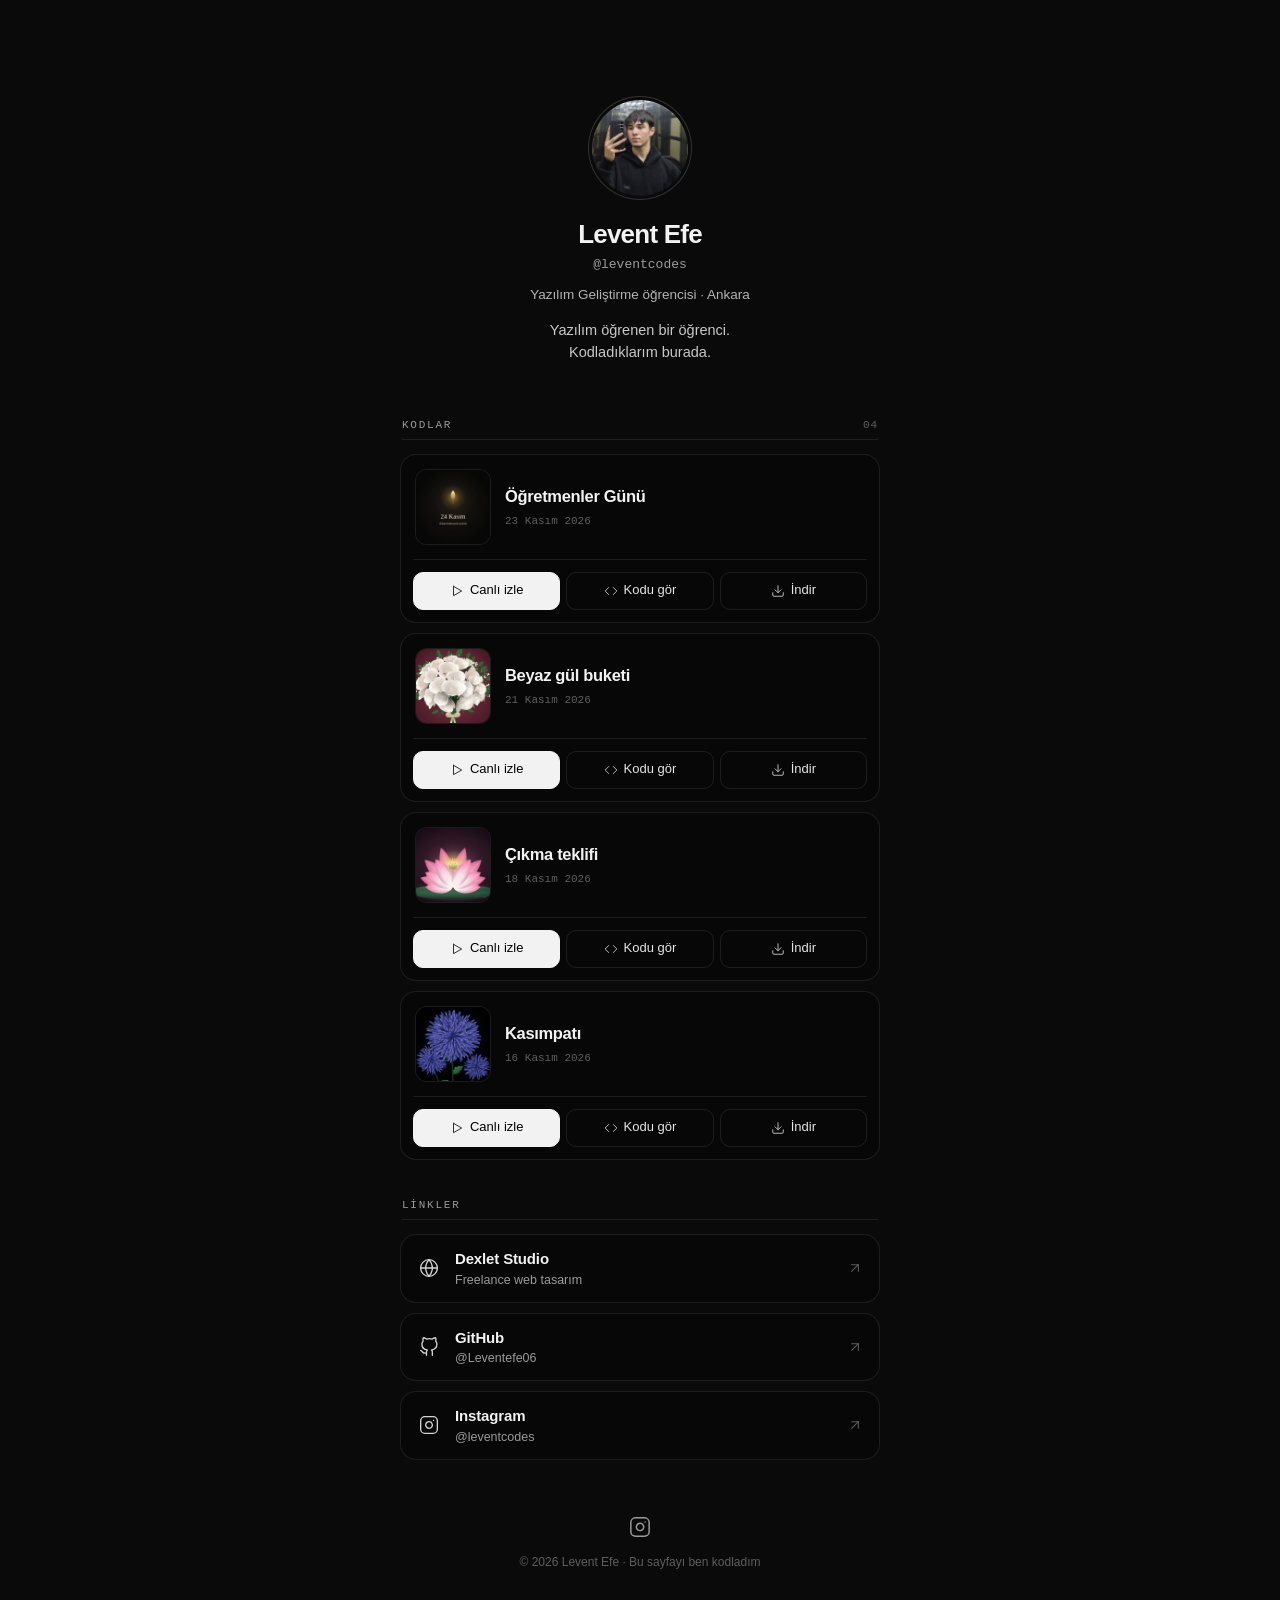
<file: index.html>
<!DOCTYPE html>
<html lang="tr">
<head>
<meta charset="UTF-8">
<meta name="viewport" content="width=device-width, initial-scale=1, viewport-fit=cover">
<title>Levent Efe (@leventcodes) · Kodlar ve linkler</title>
<meta name="description" content="Yazılım öğrenen bir öğrenci. Instagram'da paylaştığım animasyonların canlı hali, kodları ve linklerim.">
<meta name="theme-color" content="#0a0a0a">
<link rel="icon" href="/assets/favicon.svg" type="image/svg+xml">
<link rel="apple-touch-icon" href="/assets/apple-touch-icon.png">
<meta property="og:type" content="website">
<meta property="og:title" content="Levent Efe · @leventcodes">
<meta property="og:description" content="Kodladıklarım burada: canlı izle, kodu gör, indir.">
<meta property="og:image" content="https://leventefe06.github.io/assets/og.jpg">
<meta property="og:image:width" content="1200">
<meta property="og:image:height" content="630">
<meta property="og:locale" content="tr_TR">
<meta name="twitter:card" content="summary_large_image">
<link rel="preload" href="/kodlar/kasimpati/kapak.webp" as="image">
<link rel="stylesheet" href="/assets/stil.css">
</head>
<body>
<main class="sayfa">
  <header class="profil">
    <div class="avatar" id="avatar"><span class="harf">LE</span></div>
    <h1 id="ad">Levent Efe</h1>
    <p class="kullanici" id="kullanici">@leventcodes</p>
    <p class="rol" id="rol">Yazılım Geliştirme öğrencisi · Ankara</p>
    <p class="bio" id="bio">Yazılım öğrenen bir öğrenci. Kodladıklarım burada.</p>
  </header>

  <section aria-labelledby="b-kodlar">
    <h2 class="bolum" id="b-kodlar"><span>Kodlar</span><span class="sayi" id="kod-sayisi"></span></h2>
    <ul class="liste" id="kodlar"></ul>
  </section>

  <section aria-labelledby="b-linkler">
    <h2 class="bolum" id="b-linkler"><span>Linkler</span></h2>
    <ul class="liste" id="linkler"></ul>
  </section>

  <footer class="alt">
    <a class="alt-ig" href="https://instagram.com/leventcodes" aria-label="Instagram: @leventcodes" id="alt-ig"></a>
    <p>© 2026 Levent Efe · Bu sayfayı ben kodladım</p>
  </footer>
</main>
<noscript><p class="noscript">Bu sayfa için JavaScript gerekiyor.</p></noscript>
<script src="/assets/veri.js"></script>
<script src="/assets/ikonlar.js"></script>
<script src="/assets/ana.js"></script>
</body>
</html>
</file>
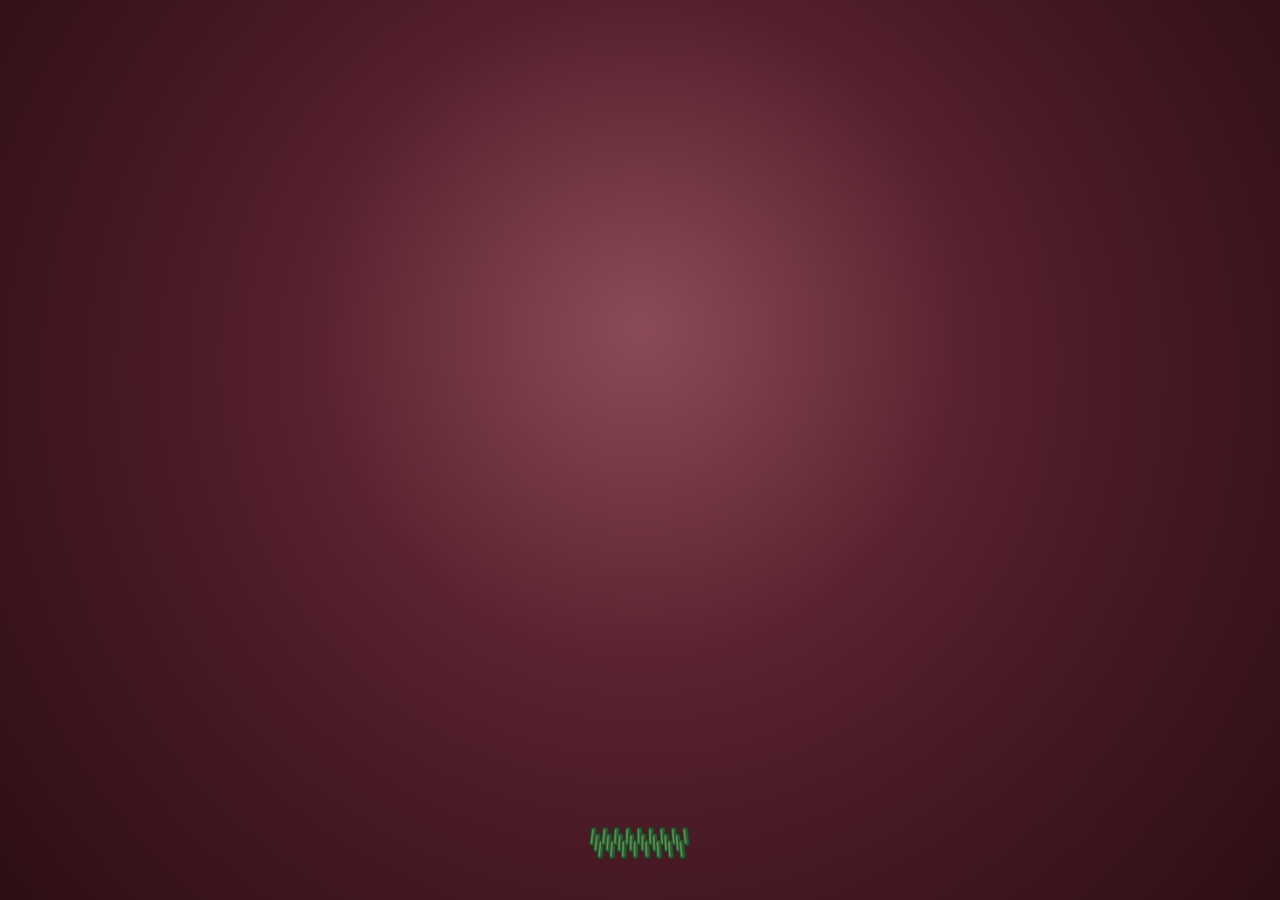
<file: beyaz-gul/index.html>
<!DOCTYPE html><html lang="tr"><head><meta charset="UTF-8"><title>Beyaz Gül Buketi</title><meta http-equiv="refresh" content="0; url=/kodlar/beyaz-gul/"><link rel="canonical" href="/kodlar/beyaz-gul/"></head><body><a href="/kodlar/beyaz-gul/">Beyaz Gül Buketi</a></body></html>
</file>
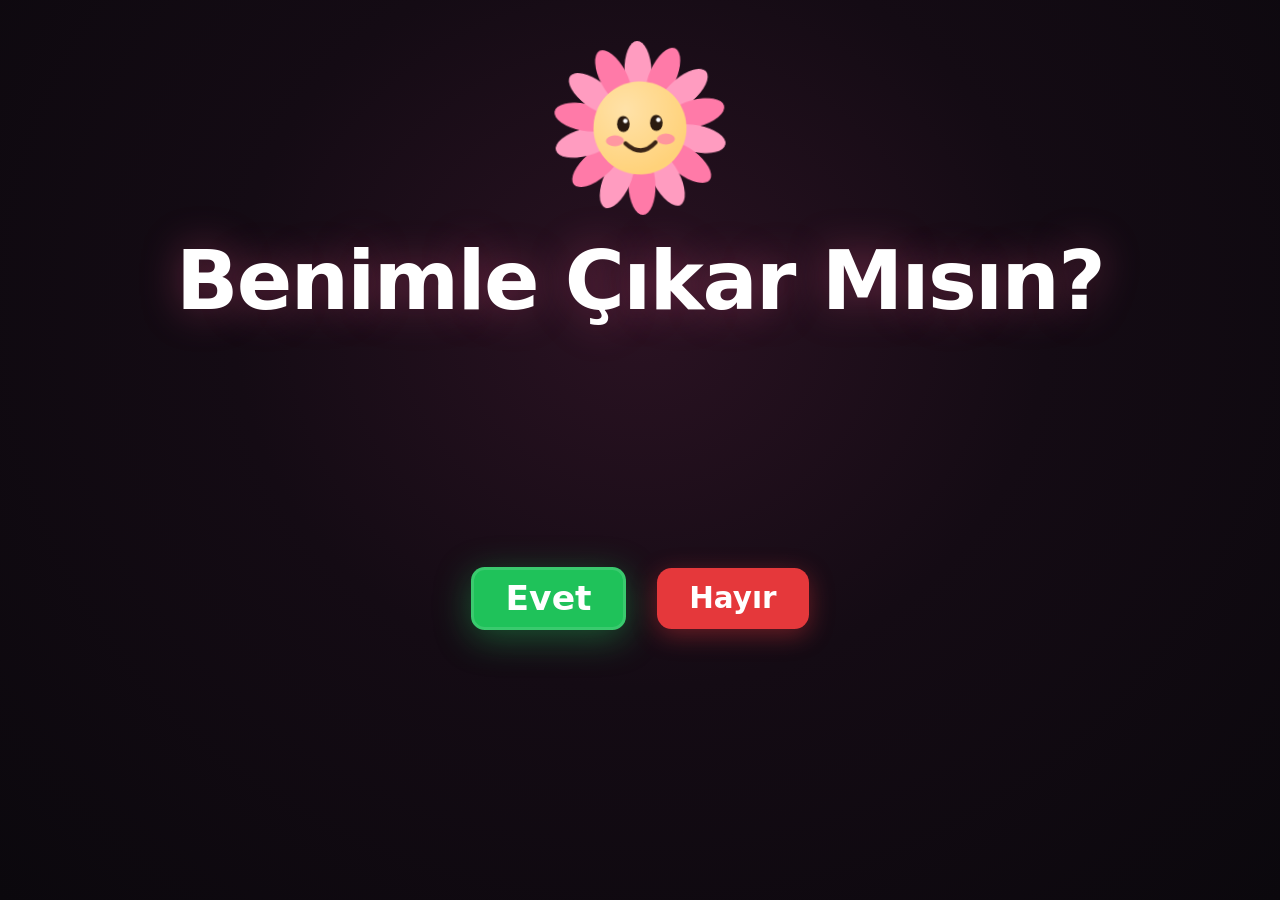
<file: cikma-teklifi/index.html>
<!DOCTYPE html><html lang="tr"><head><meta charset="UTF-8"><title>Benimle Çıkar Mısın?</title><meta http-equiv="refresh" content="0; url=/kodlar/cikma-teklifi/"><link rel="canonical" href="/kodlar/cikma-teklifi/"></head><body><a href="/kodlar/cikma-teklifi/">Benimle Çıkar Mısın?</a></body></html>
</file>
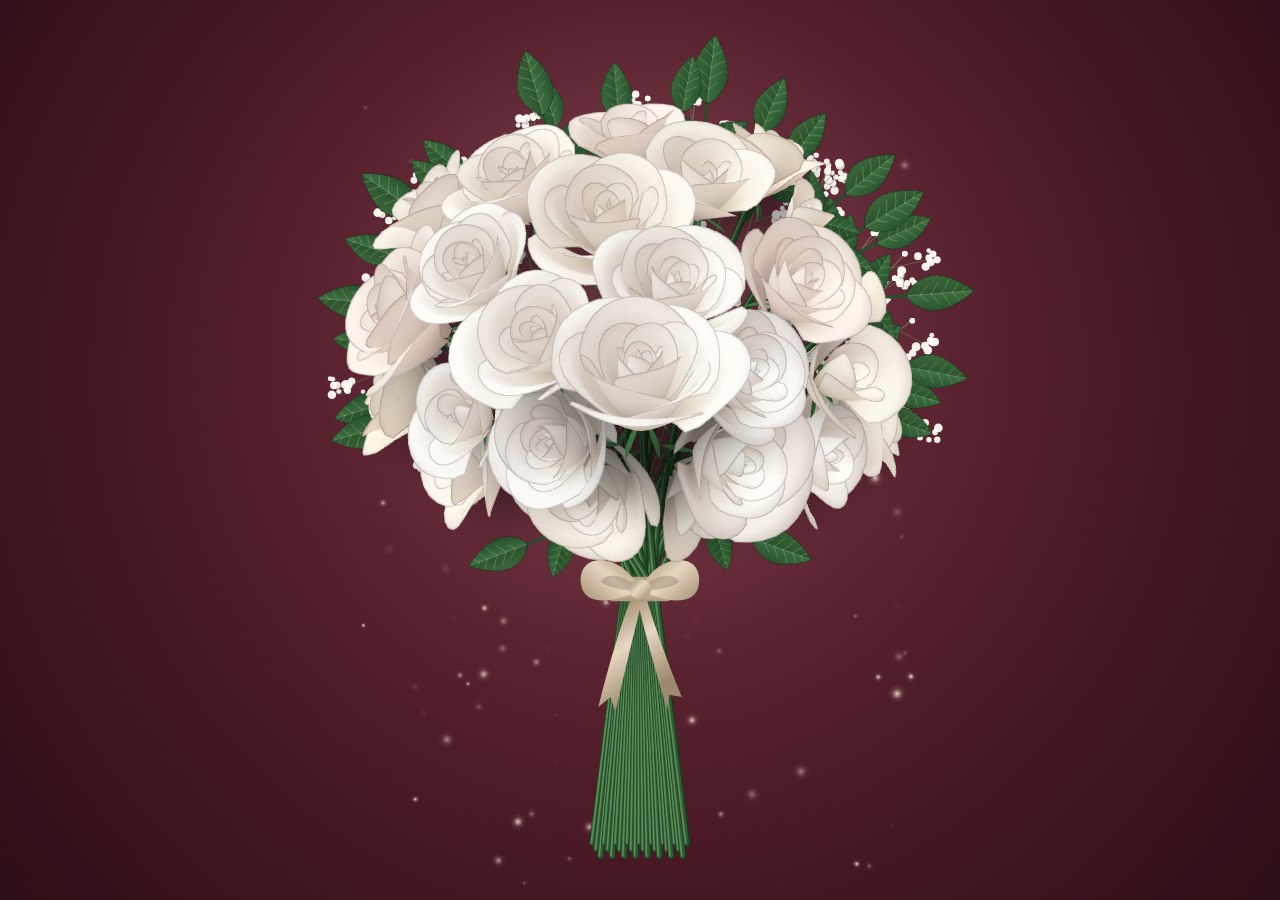
<file: kodlar/beyaz-gul/index.html>
<!DOCTYPE html>
<html lang="tr">
<head>
<meta charset="UTF-8">
<meta name="viewport" content="width=device-width, initial-scale=1">
<title>beyaz güller</title>
<style>
  html, body { margin: 0; height: 100%; background: #080d1a; overflow: hidden; }
  canvas { position: fixed; left: 0; top: 0; display: block; width: 100vw; height: 100vh; }
  body.imlec-gizli { cursor: none; }

  #yazi {
    position: fixed; left: 0; right: 0; text-align: center;
    color: rgba(255, 252, 245, 0.92);
    font-family: "Segoe UI Light", "Segoe UI", "Helvetica Neue", "Work Sans", Arial, sans-serif;
    font-weight: 300; letter-spacing: 0.12em;
    opacity: 0; transition: opacity 1.8s ease;
    pointer-events: none; user-select: none; padding: 0 6vw;
    text-wrap: balance;
  }
  #yazi.gorunur { opacity: 1; }
</style>
</head>
<body>
<canvas id="zemin"></canvas>
<canvas id="guller"></canvas>
<div id="yazi"></div>

<script>
const AYARLAR = {
  gulSayisi: 24,
  canakYaprak: 5,
  parilti: 120,
  cipso: 24,
  yesilYaprak: 22,
  sapSuresi: 0.9,
  tomurcukSuresi: 0.7,
  acilmaSuresi: 2.4,
  salinim: 1,
  kurdele: true,
  golgeGucu: 0.4
};

const PALETLER = {
  adacayi: { ad: 'Adaçayı', zemin: ['#7d9283', '#4e6556', '#26352b'], golge: '#7f8676', kurdele: '#efe6d2', toz: '255,244,220' },
  gece: { ad: 'Gece Mavisi', zemin: ['#3a4b6e', '#1b2640', '#080d1a'], golge: '#878491', kurdele: '#d9c7a0', toz: '255,240,210' },
  bordo: { ad: 'Bordo', zemin: ['#7a3342', '#4a1a26', '#22090f'], golge: '#8f7a76', kurdele: '#dcc49d', toz: '255,236,214' },
  murdum: { ad: 'Mürdüm', zemin: ['#6c5878', '#3f3149', '#1c1422'], golge: '#857b88', kurdele: '#e8dccb', toz: '255,240,225' }
};
const VARSAYILAN_PALET = 'bordo';

const RENK = {
  tac: ['#e9dcb8', '#f7f1e2', '#fffdf8'],
  yesil: ['#132a17', '#264f2c', '#447f45', '#86b874'],
  sap: ['#1d3a20', '#2f5a33', '#5c8f55']
};

const parametreler = new URLSearchParams(location.search);
const kayitModu = parametreler.has('kayit');
const palet = PALETLER[parametreler.get('palet')] || PALETLER[VARSAYILAN_PALET];
const yazi = (parametreler.get('text') || '').slice(0, 80);
const yaziKutusu = document.getElementById('yazi');
yaziKutusu.textContent = yazi;
document.body.style.background = palet.zemin[2];

const zeminTuval = document.getElementById('zemin');
const ctx = zeminTuval.getContext('2d');
const gulTuval = document.getElementById('guller');
const gl = gulTuval.getContext('webgl', { antialias: true, alpha: true, premultipliedAlpha: true, preserveDrawingBuffer: true });
gl.getExtension('OES_standard_derivatives');
const DPR = Math.min(window.devicePixelRatio || 1, 2);
let W = 0, H = 0, olcek = 1, merkezX = 0, merkezY = 0;

const sinirla = (x, a = 0, b = 1) => Math.min(b, Math.max(a, x));
const yumusak = x => 1 - Math.pow(1 - x, 3);
const akici = x => x < 0.5 ? 4 * x * x * x : 1 - Math.pow(-2 * x + 2, 3) / 2;
const gecis = (a, b, x) => { const t = sinirla((x - a) / (b - a)); return t * t * (3 - 2 * t); };
const ilerleme = (t, bas, sure) => sinirla((t - bas) / sure);
const ara = (a, b, k) => a + (b - a) * k;
let tohum = 23;
const rastgele = () => (tohum = (tohum * 16807) % 2147483647) / 2147483647;
const hex = h => [parseInt(h.slice(1, 3), 16), parseInt(h.slice(3, 5), 16), parseInt(h.slice(5, 7), 16)];
const renkYaz = (c, a = 1) => 'rgba(' + (c[0] | 0) + ',' + (c[1] | 0) + ',' + (c[2] | 0) + ',' + a + ')';
const karistir = (a, b, k) => [ara(a[0], b[0], k), ara(a[1], b[1], k), ara(a[2], b[2], k)];

const BAG = { x: 0, y: -0.5 };
const KUBBE = { x: 0, y: 1.0, rx: 1.32, ry: 1.12 };
const TONLAR = [[1, 1, 1], [1, 0.985, 0.95], [1, 0.972, 0.962], [0.985, 0.99, 1], [1, 0.99, 0.975]];
const DETAY = { yuksek: [14, 12], dusuk: [10, 8] };

const GULLER = [];
(function () {
  const n = AYARLAR.gulSayisi;
  const altSinir = -0.15;
  for (let i = 0; i < n; i++) {
    const z = 1 - (i + 0.5) / n * (1 - altSinir);
    const r = Math.sqrt(1 - z * z);
    const a = i * 2.39996 + 0.9;
    const dx = Math.cos(a) * r;
    let dy = Math.sin(a) * r;
    if (dy < -0.5) dy = -0.5 + (dy + 0.5) * 0.45;
    const yon = [dx, dy * 0.9 + 0.45, z * 1.1 + 0.1];
    const yl = Math.hypot(...yon);
    const kenar = r;
    let hedef = 0.82 + rastgele() * 0.18;
    let boy = (0.66 - 0.12 * kenar) * (0.86 + rastgele() * 0.28);
    if (kenar > 0.75 && rastgele() < 0.5) { hedef = 0.22 + rastgele() * 0.35; boy *= 0.85; }
    else if (rastgele() < 0.12) hedef = 0.55 + rastgele() * 0.2;
    const yuksek = z > 0.3;
    GULLER.push({
      x: KUBBE.x + dx * KUBBE.rx + (rastgele() - 0.5) * 0.08,
      y: KUBBE.y + dy * KUBBE.ry + (rastgele() - 0.5) * 0.08,
      z: z * 0.95 + (rastgele() - 0.5) * 0.05,
      boy, hedef,
      egim: Math.min(0.85, Math.asin(yon[2] / yl)) + (rastgele() - 0.5) * 0.16,
      yatik: -Math.atan2(yon[0], yon[1]) + (rastgele() - 0.5) * 0.15,
      yaw: rastgele() * Math.PI * 2,
      gecikme: kenar * 0.6 + rastgele() * 0.35,
      yaprak: (yuksek ? 22 : 16) + Math.floor(rastgele() * 7),
      kivrim: 0.8 + rastgele() * 0.45,
      ton: TONLAR[Math.floor(rastgele() * TONLAR.length)],
      izgara: yuksek ? DETAY.yuksek : DETAY.dusuk
    });
  }
  GULLER.push({
    x: KUBBE.x + 0.02, y: KUBBE.y - 0.4, z: 1.05, boy: 0.68, hedef: 1, egim: 0.78, yatik: 0.02,
    yaw: 0.6, gecikme: 0.1, yaprak: 27, kivrim: 1, ton: TONLAR[0], izgara: DETAY.yuksek
  });
})();

function yaprakTanimla(g) {
  const liste = [];
  const n = g.yaprak;
  for (let i = 0; i < n; i++) {
    const t = i / (n - 1);
    liste.push({
      t, tur: 0,
      aci: i * 2.39996 + (rastgele() - 0.5) * 0.35,
      tomurcuk: {
        boy: 0.34 + 0.3 * t, taban: 0.01 + 0.07 * t, yukseklik: -0.04 * t,
        aci0: 0.06 + 0.32 * t, aci1: -0.6 - 0.12 * t, kivrim: 0, rulo: 0, kase: 0,
        genislik: ara(4.4, 3.0, t)
      },
      acik: {
        boy: (0.44 + 0.7 * Math.pow(t, 0.8)) * (0.92 + rastgele() * 0.16),
        taban: 0.012 + 0.11 * t, yukseklik: -0.14 * t,
        aci0: (0.04 + 0.68 * Math.pow(t, 1.6)) * (0.9 + rastgele() * 0.2),
        aci1: -0.48 + 1.25 * Math.pow(t, 1.3),
        kivrim: 1.15 * gecis(0.45, 1, t) * g.kivrim,
        rulo: 0.3 * gecis(0.3, 1, t),
        kase: 1,
        genislik: ara(4.3, 2.05, Math.pow(t, 0.7)) * (0.94 + rastgele() * 0.12)
      },
      baslama: (1 - t) * 0.62 + rastgele() * 0.05
    });
  }
  for (let i = 0; i < AYARLAR.canakYaprak; i++) {
    liste.push({ t: 1, tur: 1, aci: i * Math.PI * 2 / AYARLAR.canakYaprak + 0.4, boy: 0.34 + rastgele() * 0.06 });
  }
  return liste;
}

GULLER.forEach(g => {
  g.yapraklar = yaprakTanimla(g);
  g.su = g.izgara[0]; g.sv = g.izgara[1];
  g.kose = (g.su + 1) * (g.sv + 1);
  const n = g.yapraklar.length * g.kose;
  g.konum = new Float32Array(n * 3);
  g.normal = new Float32Array(n * 3);
  g.bilgi = new Float32Array(n * 4);
  g.matris = new Float32Array(9);
  g.yer = [0, 0, 0];
  g.faz = rastgele() * 6;
  g.sonDurum = -1;
});

let salinimAci = 0;
function matrisKur(g, zaman) {
  const b = g.boyNow;
  const yaw = g.yaw + Math.sin(zaman * 0.7 + g.faz) * 0.05 * g.sallan;
  const yatik = g.yatik + Math.sin(zaman * 0.9 + g.faz) * 0.02 * g.sallan + salinimAci;
  const cy = Math.cos(yaw), sy = Math.sin(yaw);
  const ce = Math.cos(g.egim), se = Math.sin(g.egim);
  const cr = Math.cos(yatik), sr = Math.sin(yatik);
  const sutun = (x, y, z) => {
    const x1 = x * cy - z * sy, z1 = x * sy + z * cy;
    const y2 = y * ce - z1 * se, z2 = y * se + z1 * ce;
    return [(x1 * cr - y2 * sr) * b, (x1 * sr + y2 * cr) * b, z2 * b];
  };
  const m = g.matris;
  const c0 = sutun(1, 0, 0), c1 = sutun(0, 1, 0), c2 = sutun(0, 0, 1);
  m[0] = c0[0]; m[1] = c0[1]; m[2] = c0[2];
  m[3] = c1[0]; m[4] = c1[1]; m[5] = c1[2];
  m[6] = c2[0]; m[7] = c2[1]; m[8] = c2[2];
  const cs = Math.cos(salinimAci), ss = Math.sin(salinimAci);
  const dx = g.x - BAG.x, dy = g.y - BAG.y;
  g.yer[0] = BAG.x + dx * cs - dy * ss;
  g.yer[1] = BAG.y + dx * ss + dy * cs;
  g.yer[2] = g.z;
}
function uygula(g, x, y, z) {
  const m = g.matris;
  return [m[0] * x + m[3] * y + m[6] * z + g.yer[0], m[1] * x + m[4] * y + m[7] * z + g.yer[1], m[2] * x + m[5] * y + m[8] * z + g.yer[2]];
}

function yuzeyKur(g, yi, aci, p, sekil) {
  const SU = g.su, SV = g.sv;
  const dizi = g.konum, bilgi = g.bilgi, taban = yi * g.kose;
  for (let i = 0; i <= SU; i++) {
    const u = i / SU * 2 - 1;
    const boyOrani = sekil === 0 ? 0.6 + 0.4 * Math.sqrt(1 - u * u * 0.97) : 1;
    let rho = p.taban, h = p.yukseklik;
    const adim = p.boy * boyOrani / SV;
    for (let j = 0; j <= SV; j++) {
      const f = j / SV * boyOrani;
      if (j > 0) {
        const fo = (j - 0.5) / SV * boyOrani;
        const phi = p.aci0 + (p.aci1 - p.aci0) * fo + p.kivrim * Math.pow(Math.max(0, (fo - 0.58) / 0.42), 2);
        rho += Math.sin(phi) * adim; h += Math.cos(phi) * adim;
      }
      const phiS = p.aci0 + (p.aci1 - p.aci0) * f + p.kivrim * Math.pow(Math.max(0, (f - 0.58) / 0.42), 2);
      let yariAci;
      if (sekil === 0) yariAci = p.genislik / 2 * (0.4 + 0.6 * Math.sin(Math.min(1, f / 0.72) * Math.PI / 2));
      else yariAci = p.genislik / 2 * Math.pow(Math.sin(Math.PI * Math.min(0.999, 0.12 + f * 0.88)), 0.7) * (1 - f * 0.55);
      const rulo = p.rulo * Math.pow(Math.abs(u), 2.6) * Math.pow(f, 1.4);
      const kase = sekil === 0 ? p.boy * 0.09 * (1 - u * u) * Math.sin(Math.PI * Math.min(1, f * 1.1)) * p.taban * 8 * p.kase : 0;
      const r = Math.max(rho + Math.cos(phiS) * (rulo + kase), 0.004);
      const hh = h - Math.sin(phiS) * (rulo + kase);
      const a = aci + u * yariAci;
      const k = taban + i * (SV + 1) + j;
      dizi[k * 3] = r * Math.cos(a); dizi[k * 3 + 1] = hh; dizi[k * 3 + 2] = r * Math.sin(a);
      bilgi[k * 4] = j / SV;
      bilgi[k * 4 + 1] = u;
      bilgi[k * 4 + 2] = sekil === 0 ? p.t : 1;
      bilgi[k * 4 + 3] = sekil;
    }
  }
}

function normalleriKur(g) {
  const SU = g.su, SV = g.sv;
  const d = g.konum, nr = g.normal;
  for (let s = 0; s < g.yapraklar.length; s++) {
    const tb = s * g.kose;
    for (let i = 0; i <= SU; i++) for (let j = 0; j <= SV; j++) {
      const i0 = Math.max(0, i - 1), i1 = Math.min(SU, i + 1), j0 = Math.max(0, j - 1), j1 = Math.min(SV, j + 1);
      const p = (tb + i1 * (SV + 1) + j) * 3, m = (tb + i0 * (SV + 1) + j) * 3;
      const q = (tb + i * (SV + 1) + j1) * 3, w = (tb + i * (SV + 1) + j0) * 3;
      const ux = d[p] - d[m], uy = d[p + 1] - d[m + 1], uz = d[p + 2] - d[m + 2];
      const vx = d[q] - d[w], vy = d[q + 1] - d[w + 1], vz = d[q + 2] - d[w + 2];
      let nx = uy * vz - uz * vy, ny = uz * vx - ux * vz, nz = ux * vy - uy * vx;
      const l = Math.hypot(nx, ny, nz) || 1;
      const k = (tb + i * (SV + 1) + j) * 3;
      nr[k] = nx / l; nr[k + 1] = ny / l; nr[k + 2] = nz / l;
    }
  }
}

function gulKur(g, zaman) {
  const tomBas = AYARLAR.sapSuresi * 0.75 + g.gecikme * 0.4;
  const tom = yumusak(ilerleme(zaman, tomBas, AYARLAR.tomurcukSuresi));
  g.gorunur = tom > 0;
  if (!g.gorunur) return;
  const acBas = tomBas + AYARLAR.tomurcukSuresi * 0.7 + g.gecikme * 0.6;
  const ac = ilerleme(zaman, acBas, AYARLAR.acilmaSuresi * (0.6 + 0.4 * g.hedef)) * g.hedef;
  g.boyNow = g.boy * (0.2 + 0.8 * tom);
  g.acNow = ac;
  matrisKur(g, zaman);
  const canakAc = akici(ilerleme(zaman, acBas - 0.3, 1.4)) * (0.35 + 0.65 * Math.min(1, g.hedef * 1.6));
  const durum = ac * 1000 + canakAc;
  const tepe = uygula(g, 0, -0.2, 0);
  g.sapUcu = [tepe[0], tepe[1]];
  if (durum === g.sonDurum) return;
  g.sonDurum = durum;
  g.yenilendi = true;
  g.yapraklar.forEach((y, yi) => {
    if (y.tur === 0) {
      const k = akici(ilerleme(ac, y.baslama, 0.42));
      const p = { t: y.t };
      for (const ad in y.tomurcuk) p[ad] = ara(y.tomurcuk[ad], y.acik[ad], k);
      yuzeyKur(g, yi, y.aci, p, 0);
    } else {
      const p = {
        boy: y.boy * (0.75 + 0.25 * canakAc), taban: 0.06, yukseklik: -0.12,
        aci0: ara(0.35, 2.2, canakAc), aci1: ara(-0.4, 2.9, canakAc), kivrim: 0.2 * canakAc, rulo: 0, kase: 0, genislik: 0.42
      };
      yuzeyKur(g, yi, y.aci, p, 1);
    }
  });
  normalleriKur(g);
}

const KOSE_GLSL = `
attribute vec3 aKonum;
attribute vec3 aNormal;
attribute vec4 aBilgi;
uniform mat3 uDonus;
uniform vec3 uYer;
uniform vec2 uOlcek;
uniform vec2 uKaydir;
varying vec3 vNormal;
varying vec4 vBilgi;
void main() {
  vec3 p = uDonus * aKonum + uYer;
  vNormal = uDonus * aNormal;
  vBilgi = aBilgi;
  gl_Position = vec4(p.x * uOlcek.x + uKaydir.x, p.y * uOlcek.y + uKaydir.y, -p.z * 0.12, 1.0);
}`;

const PIKSEL_GLSL = `
#extension GL_OES_standard_derivatives : enable
precision highp float;
varying vec3 vNormal;
varying vec4 vBilgi;
uniform vec3 uTac0;
uniform vec3 uTac1;
uniform vec3 uTac2;
uniform vec3 uGolge;
uniform vec3 uYesil0;
uniform vec3 uYesil1;
uniform vec3 uIsik;
uniform float uAlfa;
uniform vec3 uTon;
void main() {
  vec3 n = normalize(vNormal);
  bool arka = !gl_FrontFacing;
  if (arka) n = -n;
  float f = vBilgi.x;
  float u = vBilgi.y;
  float t = vBilgi.z;
  float yuz = abs(n.z);
  float ndl = dot(n, uIsik);
  float dif = clamp((ndl + 0.4) / 1.4, 0.0, 1.0);
  dif += max(0.0, -n.y) * 0.18;
  float kenar = 0.84 + 0.16 * sqrt(yuz);
  vec3 renk;
  if (vBilgi.w > 0.5) {
    float l = (0.32 + 0.68 * dif) * kenar;
    renk = mix(uYesil0, uYesil1, clamp(l, 0.0, 1.0));
  } else {
    float derin = (0.66 + 0.34 * smoothstep(0.0, 0.65, f)) * (0.86 + 0.14 * smoothstep(0.0, 0.5, t) + 0.12 * f * (1.0 - t));
    float l = (0.4 + 0.6 * dif) * kenar * min(1.0, derin);
    if (arka) l *= 0.96;
    float damar = 1.0 - 0.012 * (0.5 + 0.5 * sin(u * 34.0 + f * 4.0)) * smoothstep(0.1, 0.9, f);
    l *= damar;
    vec3 taban = mix(uTac0, uTac1, smoothstep(0.0, 0.42, f));
    taban = mix(taban, uTac2, smoothstep(0.38, 1.0, f));
    float l2 = clamp(l * 1.08, 0.0, 1.0);
    vec3 sicak = mix(uGolge, vec3(0.86, 0.80, 0.70), 0.35);
    vec3 golge = mix(uGolge, sicak, smoothstep(0.2, 0.8, f));
    renk = mix(golge, taban, l2);
    float gecirgen = max(0.0, -ndl) * smoothstep(0.3, 1.0, f) * 0.12;
    renk += vec3(1.0, 0.93, 0.8) * gecirgen;
    float uc = smoothstep(0.86, 1.0, max(abs(u), f));
    renk = mix(renk, renk * vec3(0.9, 0.88, 0.86), uc * 0.35 * (1.0 - smoothstep(0.85, 1.0, l)));
    if (l > 0.86) renk = mix(renk, vec3(1.0, 0.996, 0.98), min(1.0, (l - 0.86) * 3.0));
    float sinir = 1.0 - max(abs(u), f);
    float genislik = fwidth(sinir) * 1.6;
    float cizgi = 1.0 - smoothstep(0.0, genislik, sinir);
    renk = mix(renk, uGolge * 0.85, cizgi * 0.38);
    renk *= uTon;
  }
  gl_FragColor = vec4(renk * uAlfa, uAlfa);
}`;

function golgelendirici(tur, kaynak) {
  const s = gl.createShader(tur);
  gl.shaderSource(s, kaynak); gl.compileShader(s);
  if (!gl.getShaderParameter(s, gl.COMPILE_STATUS)) throw new Error(gl.getShaderInfoLog(s));
  return s;
}
const program = gl.createProgram();
gl.attachShader(program, golgelendirici(gl.VERTEX_SHADER, KOSE_GLSL));
gl.attachShader(program, golgelendirici(gl.FRAGMENT_SHADER, PIKSEL_GLSL));
gl.linkProgram(program);
gl.useProgram(program);
const konumYeri = gl.getAttribLocation(program, 'aKonum');
const normalYeri = gl.getAttribLocation(program, 'aNormal');
const bilgiYeri = gl.getAttribLocation(program, 'aBilgi');
const birim = ad => gl.getUniformLocation(program, ad);
const rgb = h => hex(h).map(v => v / 255);
gl.uniform3fv(birim('uTac0'), rgb(RENK.tac[0]));
gl.uniform3fv(birim('uTac1'), rgb(RENK.tac[1]));
gl.uniform3fv(birim('uTac2'), rgb(RENK.tac[2]));
gl.uniform3fv(birim('uGolge'), rgb(palet.golge));
gl.uniform3fv(birim('uYesil0'), rgb(RENK.yesil[0]));
gl.uniform3fv(birim('uYesil1'), rgb(RENK.yesil[2]));
gl.uniform3fv(birim('uIsik'), (() => { const v = [-0.52, 0.7, 0.5], l = Math.hypot(...v); return v.map(x => x / l); })());
const olcekYeri = birim('uOlcek'), kaydirYeri = birim('uKaydir'), alfaYeri = birim('uAlfa');
const donusYeri = birim('uDonus'), yerYeri = birim('uYer'), tonYeri = birim('uTon');

const indeksler = {};
GULLER.forEach(g => {
  const anahtar = g.su + 'x' + g.sv;
  if (!indeksler[anahtar]) {
    const liste = [];
    const yuzey = 40;
    for (let s = 0; s < yuzey; s++) for (let i = 0; i < g.su; i++) for (let j = 0; j < g.sv; j++) {
      const a = s * g.kose + i * (g.sv + 1) + j, b = a + g.sv + 1;
      liste.push(a, b, b + 1, a, b + 1, a + 1);
    }
    const tampon = gl.createBuffer();
    gl.bindBuffer(gl.ELEMENT_ARRAY_BUFFER, tampon);
    gl.bufferData(gl.ELEMENT_ARRAY_BUFFER, new Uint16Array(liste), gl.STATIC_DRAW);
    indeksler[anahtar] = tampon;
  }
  g.indeks = indeksler[anahtar];
  g.ucgen = g.yapraklar.length * g.su * g.sv * 6;
  g.tKonum = gl.createBuffer(); gl.bindBuffer(gl.ARRAY_BUFFER, g.tKonum); gl.bufferData(gl.ARRAY_BUFFER, g.konum.byteLength, gl.DYNAMIC_DRAW);
  g.tNormal = gl.createBuffer(); gl.bindBuffer(gl.ARRAY_BUFFER, g.tNormal); gl.bufferData(gl.ARRAY_BUFFER, g.normal.byteLength, gl.DYNAMIC_DRAW);
  g.tBilgi = gl.createBuffer(); gl.bindBuffer(gl.ARRAY_BUFFER, g.tBilgi); gl.bufferData(gl.ARRAY_BUFFER, g.bilgi.byteLength, gl.DYNAMIC_DRAW);
});
gl.enable(gl.DEPTH_TEST);
gl.enableVertexAttribArray(konumYeri);
gl.enableVertexAttribArray(normalYeri);
gl.enableVertexAttribArray(bilgiYeri);

const GOLGE_KOSE = `
attribute vec2 aKose;
uniform vec2 uMerkez;
uniform vec2 uYaricap;
varying vec2 vYer;
void main() {
  vYer = aKose;
  gl_Position = vec4(uMerkez + aKose * uYaricap, 0.0, 1.0);
}`;
const GOLGE_PIKSEL = `
precision mediump float;
varying vec2 vYer;
uniform float uGuc;
void main() {
  float r = length(vYer);
  float a = uGuc * pow(1.0 - smoothstep(0.0, 1.0, r), 1.6);
  gl_FragColor = vec4(0.0, 0.0, 0.0, a);
}`;
const golgeProgrami = gl.createProgram();
gl.attachShader(golgeProgrami, golgelendirici(gl.VERTEX_SHADER, GOLGE_KOSE));
gl.attachShader(golgeProgrami, golgelendirici(gl.FRAGMENT_SHADER, GOLGE_PIKSEL));
gl.linkProgram(golgeProgrami);
const koseYeri = gl.getAttribLocation(golgeProgrami, 'aKose');
const golgeMerkez = gl.getUniformLocation(golgeProgrami, 'uMerkez');
const golgeYaricap = gl.getUniformLocation(golgeProgrami, 'uYaricap');
const golgeGuc = gl.getUniformLocation(golgeProgrami, 'uGuc');
const koseTamponu = gl.createBuffer();
gl.bindBuffer(gl.ARRAY_BUFFER, koseTamponu);
gl.bufferData(gl.ARRAY_BUFFER, new Float32Array([-1, -1, 1, -1, -1, 1, 1, 1]), gl.STATIC_DRAW);
const CIZIM_SIRASI = GULLER.slice().sort((a, b) => a.z - b.z);

function golgeCiz(g) {
  gl.useProgram(golgeProgrami);
  gl.disable(gl.DEPTH_TEST);
  gl.enable(gl.BLEND);
  gl.blendFunc(gl.ONE, gl.ONE_MINUS_SRC_ALPHA);
  gl.disableVertexAttribArray(normalYeri);
  gl.disableVertexAttribArray(bilgiYeri);
  gl.bindBuffer(gl.ARRAY_BUFFER, koseTamponu);
  gl.enableVertexAttribArray(koseYeri);
  gl.vertexAttribPointer(koseYeri, 2, gl.FLOAT, false, 0, 0);
  const x = g.yer[0] + 0.04, y = g.yer[1] - 0.06;
  const acik = sinirla(g.acNow / 0.6);
  const r = g.boyNow * (0.55 + 0.7 * acik);
  gl.uniform2f(golgeMerkez, (merkezX + x * olcek) * 2 / W - 1, 1 - (merkezY - y * olcek) * 2 / H);
  gl.uniform2f(golgeYaricap, r * olcek * 2 / W, r * olcek * 2 / H);
  gl.uniform1f(golgeGuc, AYARLAR.golgeGucu * Math.min(1, g.boyNow / g.boy) * (0.25 + 0.75 * acik));
  gl.drawArrays(gl.TRIANGLE_STRIP, 0, 4);
  gl.disableVertexAttribArray(koseYeri);
  gl.disable(gl.BLEND);
  gl.enable(gl.DEPTH_TEST);
  gl.useProgram(program);
  gl.enableVertexAttribArray(konumYeri);
  gl.enableVertexAttribArray(normalYeri);
  gl.enableVertexAttribArray(bilgiYeri);
}

function gulleriCiz(zaman) {
  gl.viewport(0, 0, gulTuval.width, gulTuval.height);
  gl.clearColor(0, 0, 0, 0);
  gl.clear(gl.COLOR_BUFFER_BIT | gl.DEPTH_BUFFER_BIT);
  gl.uniform2f(olcekYeri, olcek * 2 / W, olcek * 2 / H);
  gl.uniform2f(kaydirYeri, merkezX * 2 / W - 1, 1 - merkezY * 2 / H);
  CIZIM_SIRASI.forEach(g => {
    if (!g.gorunur) return;
    golgeCiz(g);
    gl.clear(gl.DEPTH_BUFFER_BIT);
    gl.uniform2f(olcekYeri, olcek * 2 / W, olcek * 2 / H);
    gl.uniform2f(kaydirYeri, merkezX * 2 / W - 1, 1 - merkezY * 2 / H);
    gl.uniform1f(alfaYeri, 1);
    gl.uniformMatrix3fv(donusYeri, false, g.matris);
    gl.uniform3fv(yerYeri, g.yer);
    gl.uniform3fv(tonYeri, g.ton);
    gl.bindBuffer(gl.ARRAY_BUFFER, g.tKonum);
    if (g.yenilendi) gl.bufferSubData(gl.ARRAY_BUFFER, 0, g.konum);
    gl.vertexAttribPointer(konumYeri, 3, gl.FLOAT, false, 0, 0);
    gl.bindBuffer(gl.ARRAY_BUFFER, g.tNormal);
    if (g.yenilendi) gl.bufferSubData(gl.ARRAY_BUFFER, 0, g.normal);
    gl.vertexAttribPointer(normalYeri, 3, gl.FLOAT, false, 0, 0);
    gl.bindBuffer(gl.ARRAY_BUFFER, g.tBilgi);
    if (g.yenilendi) gl.bufferSubData(gl.ARRAY_BUFFER, 0, g.bilgi);
    gl.vertexAttribPointer(bilgiYeri, 4, gl.FLOAT, false, 0, 0);
    g.yenilendi = false;
    gl.bindBuffer(gl.ELEMENT_ARRAY_BUFFER, g.indeks);
    gl.drawElements(gl.TRIANGLES, g.ucgen, gl.UNSIGNED_SHORT, 0);
  });
}

const yaprakcik = new Path2D(), yaprakcikUst = new Path2D(), damar = new Path2D();
(function () {
  const ust = [], alt = [];
  for (let i = 0; i <= 90; i++) {
    const s = i / 90;
    let en = 0.3 * Math.pow(Math.sin(Math.PI * Math.pow(s, 0.85)), 0.85) * (1 - 0.15 * s);
    if (s > 0.12 && s < 0.94) en *= 1 - 0.09 * ((s * 11) % 1);
    ust.push([s, -en]); alt.push([s, en * 0.94]);
  }
  yaprakcik.moveTo(0, 0); yaprakcikUst.moveTo(0, 0);
  ust.forEach(p => { yaprakcik.lineTo(p[0], p[1]); yaprakcikUst.lineTo(p[0], p[1]); });
  for (let i = alt.length - 1; i >= 0; i--) yaprakcik.lineTo(alt[i][0], alt[i][1]);
  yaprakcik.closePath();
  yaprakcikUst.lineTo(1, 0); yaprakcikUst.closePath();
  damar.moveTo(0.02, 0); damar.lineTo(0.95, 0);
  [0.2, 0.36, 0.52, 0.68, 0.82].forEach(s => {
    damar.moveTo(s, 0); damar.quadraticCurveTo(s + 0.07, -0.08, s + 0.12, -0.19 * Math.sin(Math.PI * s));
    damar.moveTo(s, 0); damar.quadraticCurveTo(s + 0.07, 0.08, s + 0.12, 0.18 * Math.sin(Math.PI * s));
  });
})();

const YAPRAKLAR = [];
(function () {
  const n = AYARLAR.yesilYaprak;
  for (let i = 0; i < n; i++) {
    const a = -0.45 + (Math.PI + 0.9) * (i + 0.5) / n + (rastgele() - 0.5) * 0.15;
    const r = 0.78 + rastgele() * 0.1;
    YAPRAKLAR.push({
      x: KUBBE.x + Math.cos(a) * KUBBE.rx * r, y: KUBBE.y + Math.sin(a) * KUBBE.ry * r,
      aci: a + (rastgele() - 0.5) * 0.4, boy: 0.42 + rastgele() * 0.14, gecikme: 0.1 + rastgele() * 0.5
    });
  }
  [[-0.22, -0.05, 3.5], [0.22, -0.02, -0.35], [-0.12, 0.25, 3.0], [0.14, 0.28, 0.15]].forEach(([x, y, aci]) => {
    YAPRAKLAR.push({ x, y, aci, boy: 0.5, gecikme: 0.15 });
  });
})();

const CIPSOLAR = [];
(function () {
  for (let i = 0; i < AYARLAR.cipso; i++) {
    const a = -0.3 + (Math.PI + 0.6) * (i + 0.5) / AYARLAR.cipso + (rastgele() - 0.5) * 0.12;
    const r = 1.14 + rastgele() * 0.2;
    const uc = { x: KUBBE.x + Math.cos(a) * r * KUBBE.rx, y: KUBBE.y + Math.sin(a) * r * KUBBE.ry };
    const dallar = [];
    for (let k = 0; k < 4; k++) {
      const s = 0.55 + k * 0.13;
      const ba = a + (rastgele() - 0.5) * 1.6;
      const bl = 0.12 + rastgele() * 0.14;
      const cicekler = [];
      const sayi = 6 + Math.floor(rastgele() * 7);
      for (let m = 0; m < sayi; m++) cicekler.push([(rastgele() - 0.5) * 0.14, (rastgele() - 0.5) * 0.12, 0.014 + rastgele() * 0.014]);
      dallar.push({ s, aci: ba, boy: bl, cicekler });
    }
    CIPSOLAR.push({ uc, dallar, gecikme: rastgele() * 0.8 });
  }
})();

const isiklar = [];
for (let i = 0; i < AYARLAR.parilti; i++) isiklar.push({ x: 0, y: 0, hiz: 0, omur: 0, yas: 1, boy: 1, faz: 0, kayma: 0 });
function isikDogur(p, dagit) {
  p.x = (rastgele() - 0.5) * 3.4; p.y = -2.4 + rastgele() * 4.8;
  p.hiz = 0.04 + rastgele() * 0.1; p.omur = 3 + rastgele() * 4;
  p.yas = dagit ? rastgele() * p.omur : 0;
  p.boy = 0.4 + rastgele() * 0.9; p.faz = rastgele() * 10; p.kayma = (rastgele() - 0.5) * 0.08;
}
const toz = (() => {
  const c = document.createElement('canvas'); c.width = c.height = 64;
  const g = c.getContext('2d'), grad = g.createRadialGradient(32, 32, 0, 32, 32, 32);
  grad.addColorStop(0, 'rgba(255,255,255,0.95)');
  grad.addColorStop(0.2, 'rgba(' + palet.toz + ',0.6)');
  grad.addColorStop(0.55, 'rgba(' + palet.toz + ',0.12)');
  grad.addColorStop(1, 'rgba(' + palet.toz + ',0)');
  g.fillStyle = grad; g.fillRect(0, 0, 64, 64);
  return c;
})();

function boyutla() {
  W = window.innerWidth; H = window.innerHeight;
  [zeminTuval, gulTuval].forEach(c => { c.width = Math.round(W * DPR); c.height = Math.round(H * DPR); });
  const yaziPayi = yazi ? 0.1 : 0;
  olcek = Math.min(W * 0.94 / 3.7, H * (0.9 - yaziPayi) / 4.95);
  merkezX = W / 2;
  merkezY = H * (0.5 - yaziPayi / 2) + 0.35 * olcek;
  yaziKutusu.style.top = (merkezY + 2.15 * olcek + Math.max(20, olcek * 0.1)) + 'px';
  yaziKutusu.style.fontSize = Math.max(20, Math.min(olcek * 0.12, W * 0.045, 52)) + 'px';
}
window.addEventListener('resize', boyutla);

const SX = x => (merkezX + x * olcek) * DPR, SY = y => (merkezY - y * olcek) * DPR;
const O = () => olcek * DPR;

function zeminCiz() {
  const z = palet.zemin, w = zeminTuval.width, h = zeminTuval.height;
  ctx.setTransform(1, 0, 0, 1, 0, 0);
  const g = ctx.createRadialGradient(SX(0), SY(1.1), 0, SX(0), SY(0.6), Math.hypot(w, h) * 0.6);
  g.addColorStop(0, z[0]); g.addColorStop(0.5, z[1]); g.addColorStop(1, z[2]);
  ctx.fillStyle = g;
  ctx.fillRect(0, 0, w, h);
  const hale = ctx.createRadialGradient(SX(0), SY(1.1), 0, SX(0), SY(1.1), 2.0 * O());
  hale.addColorStop(0, 'rgba(255,248,235,0.12)');
  hale.addColorStop(1, 'rgba(255,248,235,0)');
  ctx.fillStyle = hale;
  ctx.fillRect(0, 0, w, h);
}

function salinimUygula() {
  ctx.setTransform(1, 0, 0, 1, 0, 0);
  ctx.translate(SX(BAG.x), SY(BAG.y));
  ctx.rotate(-salinimAci);
  ctx.translate(-SX(BAG.x), -SY(BAG.y));
}

function sapYolu(g, i) {
  const ust = g.sapUcu || [g.x, g.y - 0.2 * g.boy];
  const m = (GULLER.length - 1) / 2;
  const bx = BAG.x + (i - m) * 0.008, alt = [BAG.x + (i - m) * 0.024, -2.05 - (i % 3) * 0.04];
  return { ust, bag: [bx, BAG.y], alt };
}

function saplariCiz(zaman) {
  const p = akici(ilerleme(zaman, 0, AYARLAR.sapSuresi));
  if (p <= 0) return;
  ctx.lineCap = 'round';
  GULLER.forEach((g, i) => {
    const y = sapYolu(g, i);
    const noktalar = [];
    for (let k = 0; k <= 20; k++) {
      const t = k / 20;
      noktalar.push([ara(y.alt[0], y.bag[0], t), ara(y.alt[1], y.bag[1], t)]);
    }
    const kx = ara(y.bag[0], y.ust[0], 0.35) * 0.6, ky = ara(y.bag[1], y.ust[1], 0.55);
    for (let k = 1; k <= 30; k++) {
      const t = k / 30, u = 1 - t;
      noktalar.push([u * u * y.bag[0] + 2 * u * t * kx + t * t * y.ust[0], u * u * y.bag[1] + 2 * u * t * ky + t * t * y.ust[1]]);
    }
    const son = Math.max(1, Math.floor(p * (noktalar.length - 1)));
    [[RENK.sap[0], 0.042, 0], [RENK.sap[1], 0.03, -0.004], [RENK.sap[2], 0.01, -0.009]].forEach(([renk, kalin, kay]) => {
      ctx.strokeStyle = renk;
      ctx.lineWidth = kalin * O();
      ctx.beginPath();
      for (let k = 0; k <= son; k++) ctx.lineTo(SX(noktalar[k][0] + kay), SY(noktalar[k][1]));
      ctx.stroke();
    });
  });
}

function yaprakcikCiz(x, y, aci, boy, ayna, ton) {
  ctx.save();
  ctx.translate(SX(x), SY(y));
  ctx.rotate(aci);
  ctx.scale(boy * O(), boy * O() * ayna);
  const g = ctx.createLinearGradient(0, -0.3, 0, 0.3);
  g.addColorStop(0, renkYaz(karistir(hex(RENK.yesil[2]), hex(RENK.yesil[3]), 0.25 * ton)));
  g.addColorStop(1, RENK.yesil[1]);
  ctx.fillStyle = g;
  ctx.fill(yaprakcik);
  ctx.fillStyle = 'rgba(8,24,10,0.3)';
  ctx.fill(yaprakcikUst);
  ctx.save();
  ctx.clip(yaprakcik);
  ctx.strokeStyle = 'rgba(190,225,160,0.32)';
  ctx.lineWidth = 0.012;
  ctx.stroke(damar);
  ctx.restore();
  ctx.strokeStyle = 'rgba(10,30,12,0.5)';
  ctx.lineWidth = 0.01;
  ctx.stroke(yaprakcik);
  ctx.restore();
}

function yapraklariCiz(zaman) {
  YAPRAKLAR.forEach(t => {
    const p = yumusak(ilerleme(zaman, 0.5 + t.gecikme * 0.6, 0.8));
    if (p <= 0) return;
    const sol = Math.cos(t.aci) < 0;
    const aci = t.aci + (1 - p) * (sol ? 0.8 : -0.8);
    const L = t.boy * p;
    const ex = t.x + Math.cos(aci) * L, ey = t.y + Math.sin(aci) * L;
    ctx.strokeStyle = RENK.yesil[1];
    ctx.lineWidth = 0.018 * O();
    ctx.beginPath(); ctx.moveTo(SX(t.x), SY(t.y)); ctx.lineTo(SX(ex), SY(ey)); ctx.stroke();
    const mx = t.x + Math.cos(aci) * L * 0.5, my = t.y + Math.sin(aci) * L * 0.5;
    const yan = 0.95 * p;
    yaprakcikCiz(mx, my, -aci - yan, L * 0.6, 1, 0.3);
    yaprakcikCiz(mx, my, -aci + yan, L * 0.58, -1, 0);
    yaprakcikCiz(ex, ey, -aci, L * 0.76, 1, 1);
  });
}

function cipsolariCiz(zaman) {
  CIPSOLAR.forEach(c => {
    const p = yumusak(ilerleme(zaman, 1.4 + c.gecikme * 0.6, 1.0));
    if (p <= 0) return;
    const bx = BAG.x, by = BAG.y + 0.5;
    const ux = ara(bx, c.uc.x, p), uy = ara(by, c.uc.y, p);
    const kx = ara(bx, c.uc.x * 0.6, p), ky = ara(by, c.uc.y * 0.4 + 0.2, p);
    ctx.strokeStyle = 'rgba(120,140,100,0.7)';
    ctx.lineWidth = 0.007 * O();
    ctx.beginPath(); ctx.moveTo(SX(bx), SY(by)); ctx.quadraticCurveTo(SX(kx), SY(ky), SX(ux), SY(uy)); ctx.stroke();
    c.dallar.forEach(d => {
      const t = d.s, u = 1 - t;
      const ox = u * u * bx + 2 * u * t * kx + t * t * ux, oy = u * u * by + 2 * u * t * ky + t * t * uy;
      const L = d.boy * p;
      const ex = ox + Math.cos(d.aci) * L, ey = oy + Math.sin(d.aci) * L;
      ctx.strokeStyle = 'rgba(120,140,100,0.6)';
      ctx.lineWidth = 0.005 * O();
      ctx.beginPath(); ctx.moveTo(SX(ox), SY(oy)); ctx.lineTo(SX(ex), SY(ey)); ctx.stroke();
      const cp = ilerleme(p, 0.6, 0.4);
      if (cp <= 0) return;
      d.cicekler.forEach(([dx, dy, r]) => {
        const x = SX(ex + dx), y = SY(ey + dy), rr = r * O() * cp;
        ctx.fillStyle = 'rgba(70,60,50,0.25)';
        ctx.beginPath(); ctx.arc(x + rr * 0.25, y + rr * 0.3, rr, 0, Math.PI * 2); ctx.fill();
        ctx.fillStyle = 'rgba(255,253,246,0.95)';
        ctx.beginPath(); ctx.arc(x, y, rr, 0, Math.PI * 2); ctx.fill();
      });
      ctx.fillStyle = 'rgba(255,253,246,0.95)';
      ctx.beginPath(); ctx.arc(SX(ux), SY(uy), 0.016 * O() * cp, 0, Math.PI * 2); ctx.fill();
    });
  });
}

function kurdeleCiz(zaman) {
  if (!AYARLAR.kurdele) return;
  const p = yumusak(ilerleme(zaman, 0.5, 1.0));
  if (p <= 0) return;
  const ana = hex(palet.kurdele);
  const acik = renkYaz(karistir(ana, [255, 255, 255], 0.35)), koyu = renkYaz(karistir(ana, [40, 30, 25], 0.35));
  const x = SX(BAG.x), y = SY(BAG.y), o = O() * 1.5 * (0.6 + 0.4 * p);
  ctx.save();
  ctx.globalAlpha = p;
  ctx.translate(x, y);
  ctx.scale(o, o);
  const kumas = (x0, y0, x1, y1) => { const g = ctx.createLinearGradient(x0, y0, x1, y1); g.addColorStop(0, koyu); g.addColorStop(0.45, acik); g.addColorStop(1, koyu); return g; };
  ctx.fillStyle = kumas(-0.1, 0.06, 0.1, 0.38);
  ctx.beginPath();
  ctx.moveTo(-0.03, 0.02); ctx.quadraticCurveTo(-0.1, 0.2, -0.17, 0.48); ctx.lineTo(-0.12, 0.44); ctx.lineTo(-0.1, 0.5);
  ctx.quadraticCurveTo(-0.04, 0.24, 0.01, 0.04); ctx.closePath(); ctx.fill();
  ctx.beginPath();
  ctx.moveTo(0.02, 0.02); ctx.quadraticCurveTo(0.08, 0.22, 0.17, 0.44); ctx.lineTo(0.12, 0.43); ctx.lineTo(0.11, 0.49);
  ctx.quadraticCurveTo(0.04, 0.26, -0.01, 0.05); ctx.closePath(); ctx.fill();
  ctx.fillStyle = kumas(0, -0.06, 0, 0.06);
  ctx.beginPath(); ctx.roundRect ? ctx.roundRect(-0.13, -0.05, 0.26, 0.1, 0.02) : ctx.rect(-0.13, -0.05, 0.26, 0.1); ctx.fill();
  [-1, 1].forEach(s => {
    ctx.fillStyle = kumas(0, -0.12, s * 0.2, 0.1);
    ctx.beginPath();
    ctx.moveTo(0, 0);
    ctx.bezierCurveTo(s * 0.08, -0.16, s * 0.26, -0.15, s * 0.24, -0.02);
    ctx.bezierCurveTo(s * 0.23, 0.07, s * 0.1, 0.06, 0, 0);
    ctx.fill();
    ctx.fillStyle = 'rgba(40,25,15,0.18)';
    ctx.beginPath();
    ctx.moveTo(0, 0);
    ctx.bezierCurveTo(s * 0.06, -0.06, s * 0.14, -0.07, s * 0.16, -0.03);
    ctx.bezierCurveTo(s * 0.12, 0.0, s * 0.05, 0.01, 0, 0);
    ctx.fill();
  });
  ctx.fillStyle = kumas(-0.04, -0.04, 0.04, 0.04);
  ctx.beginPath(); ctx.ellipse(0, 0, 0.045, 0.04, 0, 0, Math.PI * 2); ctx.fill();
  ctx.restore();
}

function isiklariCiz(zaman, dt) {
  const gor = ilerleme(zaman, 0.6, 1.2);
  if (gor <= 0) return;
  ctx.setTransform(1, 0, 0, 1, 0, 0);
  for (const p of isiklar) {
    p.yas += dt;
    if (p.yas >= p.omur) isikDogur(p, false);
    p.y += p.hiz * dt; p.x += Math.sin(zaman + p.faz) * p.kayma * dt;
    const o = p.yas / p.omur;
    ctx.globalAlpha = gor * Math.sin(o * Math.PI) * (0.55 + 0.45 * Math.sin(zaman * 2.4 + p.faz));
    const s = p.boy * O() * 0.048;
    ctx.drawImage(toz, SX(p.x) - s, SY(p.y) - s, s * 2, s * 2);
  }
  ctx.globalAlpha = 1;
}

let sonAcilma = 0;
function ciz(zaman, dt) {
  const sallan = yumusak(ilerleme(zaman, 5.2, 2.5)) * AYARLAR.salinim;
  salinimAci = Math.sin(zaman * 0.8) * 0.022 * sallan;
  GULLER.forEach(g => { g.sallan = sallan; gulKur(g, zaman); });
  zeminCiz();
  isiklariCiz(zaman, dt);
  salinimUygula();
  cipsolariCiz(zaman);
  saplariCiz(zaman);
  yapraklariCiz(zaman);
  kurdeleCiz(zaman);
  ctx.setTransform(1, 0, 0, 1, 0, 0);
  gulleriCiz(zaman);
  if (yazi && zaman > sonAcilma - 0.6) yaziKutusu.classList.add('gorunur');
}
sonAcilma = Math.max(...GULLER.map(g => AYARLAR.sapSuresi * 0.75 + g.gecikme + AYARLAR.tomurcukSuresi * 0.7 + AYARLAR.acilmaSuresi * 0.8));

let baslangic = 0, sonZaman = 0, sanalZaman = 0;
function yenidenBaslat() {
  baslangic = performance.now(); sanalZaman = 0;
  isiklar.forEach(p => isikDogur(p, true));
  yaziKutusu.classList.remove('gorunur');
}
function dongu(simdi) {
  const dt = Math.min((simdi - sonZaman) / 1000, 0.05);
  sonZaman = simdi;
  ciz((simdi - baslangic) / 1000, dt);
  requestAnimationFrame(dongu);
}

window.addEventListener('click', yenidenBaslat);
window.addEventListener('dblclick', tamEkran);
window.addEventListener('keydown', e => {
  if (e.code === 'Space') { e.preventDefault(); yenidenBaslat(); }
  if (e.key === 'f' || e.key === 'F') tamEkran();
});
function tamEkran() {
  if (!document.fullscreenElement) document.documentElement.requestFullscreen().catch(() => {});
  else document.exitFullscreen();
}

let imlecSayac;
window.addEventListener('mousemove', () => {
  document.body.classList.remove('imlec-gizli');
  clearTimeout(imlecSayac);
  imlecSayac = setTimeout(() => document.body.classList.add('imlec-gizli'), 1500);
});

boyutla();
yenidenBaslat();
if (kayitModu) {
  window.kareIlerle = s => { sanalZaman += s; ciz(sanalZaman, s); };
} else {
  sonZaman = performance.now();
  requestAnimationFrame(dongu);
}
</script>
</body>
</html>
</file>
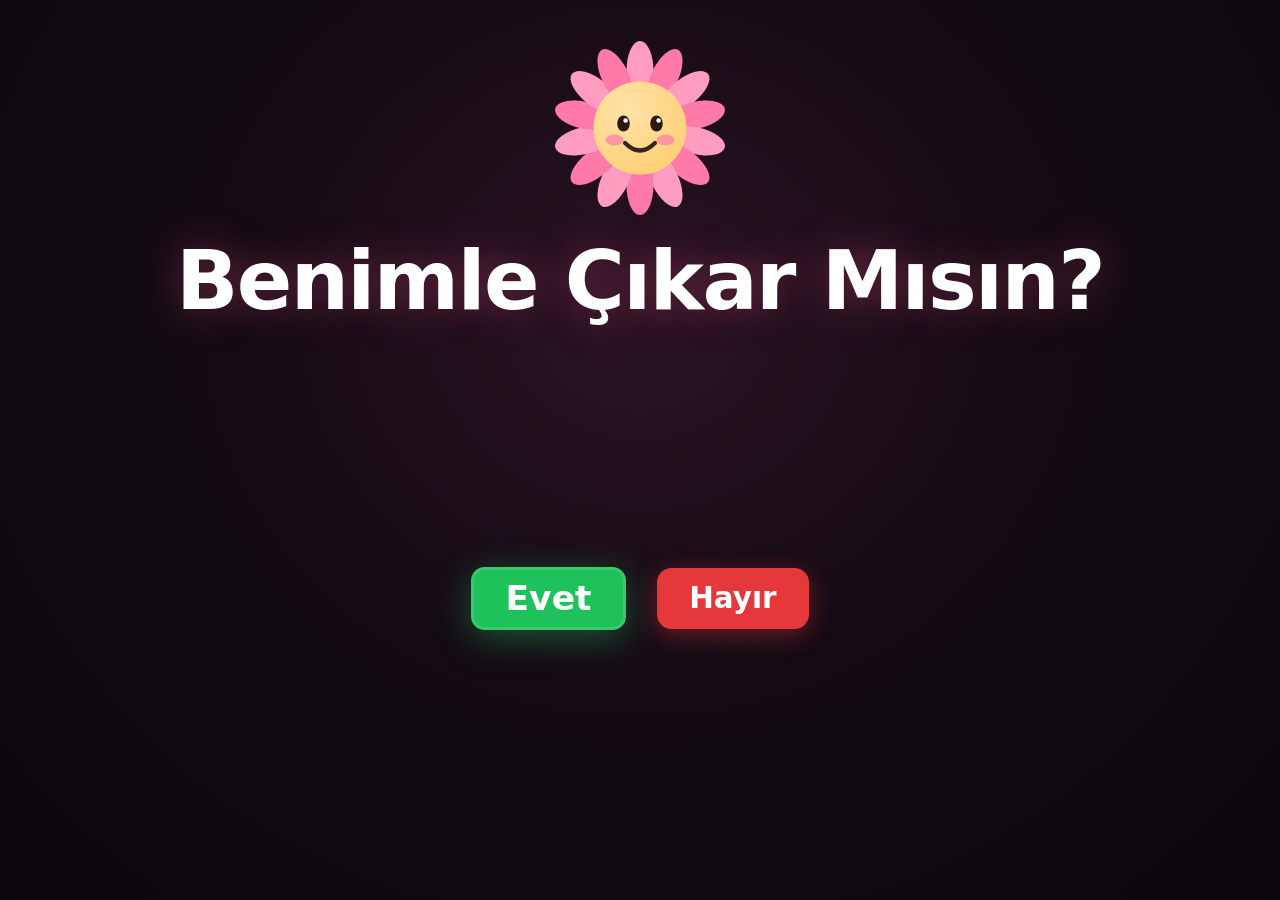
<file: kodlar/cikma-teklifi/index.html>
<!DOCTYPE html>
<html lang="tr">
<head>
<meta charset="UTF-8">
<meta name="viewport" content="width=device-width, initial-scale=1, viewport-fit=cover">
<title>Benimle Çıkar Mısın?</title>
<meta name="theme-color" content="#0c090f">
<style>
  * { box-sizing: border-box; }
  html, body { margin: 0; height: 100%; }
  body {
    background: radial-gradient(ellipse at 50% 35%, #2a1222 0%, #140b14 45%, #0b080d 100%);
    color: #fff;
    font-family: "Segoe UI", system-ui, -apple-system, Roboto, "Helvetica Neue", Arial, sans-serif;
    overflow: hidden;
    -webkit-tap-highlight-color: transparent;
    touch-action: manipulation;
  }

  #soru {
    height: 100vh;
    height: 100dvh;
    display: flex;
    flex-direction: column;
    align-items: center;
    padding: clamp(16px, 4vh, 48px) 16px clamp(16px, 3vh, 32px);
  }

  .karakter {
    width: clamp(84px, calc(20vh - var(--n) * .8vh), 200px);
    aspect-ratio: 1;
    flex: none;
    transition: width .5s ease;
    animation: zipla 2.4s ease-in-out infinite;
  }
  .karakter svg { width: 100%; height: 100%; overflow: visible; }
  @keyframes zipla {
    0%, 100% { transform: translateY(0) rotate(-2deg); }
    50% { transform: translateY(-8px) rotate(2deg); }
  }
  .karakter.titre { animation: titre .4s ease; }
  @keyframes titre {
    20% { transform: translateX(-8px) rotate(-6deg); }
    40% { transform: translateX(8px) rotate(6deg); }
    60% { transform: translateX(-5px) rotate(-3deg); }
    80% { transform: translateX(4px) rotate(2deg); }
  }
  #agiz, #kas, #gozyasi { transition: opacity .3s ease; }
  #kas { opacity: 0; }
  #gozyasi { opacity: 0; }
  .mod-2 #kas, .mod-3 #kas { opacity: 1; }
  .mod-3 #gozyasi { opacity: 1; animation: damla 1.4s ease-in infinite; }
  @keyframes damla {
    0% { transform: translateY(0); opacity: 0; }
    20% { opacity: 1; }
    100% { transform: translateY(16px); opacity: 0; }
  }

  h1 {
    margin: clamp(8px, 2vh, 20px) 0 0;
    font-size: clamp(34px, 6.4vw, 88px);
    font-weight: 800;
    letter-spacing: -0.02em;
    line-height: 1.05;
    text-align: center;
    text-wrap: balance;
    text-shadow: 0 0 40px rgba(255, 92, 150, .35);
  }

  .butonlar {
    flex: 1;
    min-height: 0;
    width: 100%;
    container-type: size;
    display: flex;
    flex-wrap: wrap;
    align-content: center;
    align-items: center;
    justify-content: center;
    gap: clamp(14px, 2.4vw, 36px);
  }

  button {
    font: inherit;
    border: 0;
    cursor: pointer;
    color: #fff;
    font-weight: 800;
    line-height: 1;
    touch-action: manipulation;
  }

  #evet {
    --s: 1;
    background: #1fc25a;
    font-size: min(calc(clamp(24px, 2.7vw, 56px) * var(--s)), 44cqh, 17cqw);
    padding: .42em 1em;
    border-radius: .4em;
    box-shadow: 0 0 0 3px rgba(255, 255, 255, .12) inset, 0 8px 36px rgba(31, 194, 90, .4);
    transition: font-size .5s cubic-bezier(.34, 1.5, .64, 1), background-color .2s;
  }
  #evet:hover { background: #26d466; }
  #evet.tam {
    position: fixed;
    inset: 0;
    z-index: 5;
    width: 100%;
    height: 100%;
    padding: 0;
    border-radius: 0;
    font-size: min(30vw, 42vh);
    letter-spacing: -0.02em;
    box-shadow: none;
    clip-path: inset(0 round 0);
    animation: kapla .7s cubic-bezier(.65, 0, .25, 1);
  }
  @keyframes kapla {
    from {
      clip-path: inset(var(--ust) var(--sag) var(--alt) var(--sol) round 24px);
      font-size: var(--ilk);
    }
  }
  #hayir.gizli { display: none; }
  .butonlar.serbest { container-type: normal; }

  #hayir {
    --k: 1;
    background: #e5383b;
    font-size: calc(clamp(20px, 2.3vw, 46px) * var(--k));
    padding: .55em 1.1em;
    border-radius: .5em;
    max-width: 92vw;
    text-wrap: balance;
    box-shadow: 0 6px 24px rgba(229, 56, 59, .4);
    transition: font-size .4s ease, background-color .2s;
  }
  #hayir:hover { background: #f04a4d; }
  #hayir.salla { animation: salla .35s ease; }
  @keyframes salla {
    25% { transform: translateX(-6px); }
    50% { transform: translateX(6px); }
    75% { transform: translateX(-3px); }
  }

  #cevap {
    position: fixed;
    inset: 0;
    display: flex;
    flex-direction: column;
    align-items: center;
    justify-content: center;
    padding: 16px;
    text-align: center;
    z-index: 1;
  }
  #cevap[hidden], #soru[hidden] { display: none; }

  .cicek {
    width: min(92vw, 100vh, 1100px);
    aspect-ratio: 480 / 300;
    overflow: visible;
  }
  .yuzer {
    animation: yuz 6s ease-in-out 2.5s infinite;
  }
  @keyframes yuz {
    0%, 100% { transform: translateY(0); }
    50% { transform: translateY(-4px); }
  }
  .belir {
    opacity: 0;
    animation: gorun 1.4s ease forwards;
    animation-delay: var(--d);
  }
  @keyframes gorun { to { opacity: 1; } }
  .lotus-yaprak {
    transform-origin: 0 0;
    transform: translate(0, 40px) rotate(var(--r0)) scale(.35, .78);
    opacity: 0;
    animation: lotusAc 3s cubic-bezier(.33, 0, .2, 1) forwards;
    animation-delay: var(--d);
  }
  @keyframes lotusAc {
    0% { opacity: 0; }
    15% { opacity: 1; }
    100% { opacity: 1; transform: translate(0, 40px) rotate(var(--r)) scale(1, 1); }
  }
  .tohum {
    transform-origin: 0 10px;
    transform: scale(0);
    animation: buyu 1.4s cubic-bezier(.22, 1, .36, 1) forwards;
    animation-delay: var(--d);
  }
  @keyframes buyu { to { transform: scale(1); } }
  .halka {
    fill: none;
    stroke: #ffd9e6;
    stroke-width: 1.2;
    transform-origin: 0 52px;
    transform: scale(.6);
    opacity: 0;
    animation: dalga 5s ease-out infinite;
    animation-delay: var(--d);
  }
  @keyframes dalga {
    0% { transform: scale(.6); opacity: 0; }
    15% { opacity: .35; }
    100% { transform: scale(1.5); opacity: 0; }
  }

  #cevap h2 {
    margin: clamp(10px, 2.5vh, 28px) 0 0;
    font-size: clamp(28px, 4.6vw, 68px);
    font-weight: 800;
    letter-spacing: -0.02em;
    line-height: 1.1;
    text-wrap: balance;
    text-shadow: 0 2px 14px rgba(0, 0, 0, .7);
    opacity: 0;
    animation: belir .8s ease 1.8s forwards;
  }
  #cevap p {
    margin: 10px 0 0;
    font-size: clamp(16px, 1.7vw, 24px);
    color: rgba(255, 255, 255, .75);
    text-shadow: 0 1px 10px rgba(0, 0, 0, .8);
    opacity: 0;
    animation: belir .8s ease 2.3s forwards;
  }
  @keyframes belir {
    from { opacity: 0; transform: translateY(12px); }
    to { opacity: 1; transform: none; }
  }
  #tekrar {
    margin-top: clamp(14px, 3vh, 28px);
    background: transparent;
    color: rgba(255, 255, 255, .6);
    font-size: 15px;
    font-weight: 600;
    padding: .6em 1.3em;
    border: 1px solid rgba(255, 255, 255, .25);
    border-radius: 999px;
    opacity: 0;
    animation: belir .8s ease 3s forwards;
  }
  #tekrar:hover { color: #fff; border-color: rgba(255, 255, 255, .6); }

  #kalpler { position: fixed; inset: 0; z-index: 0; pointer-events: none; overflow: hidden; }
  .kalp {
    position: absolute;
    bottom: -60px;
    width: var(--b);
    animation: uc var(--t) linear forwards;
  }
  .kalp svg { display: block; width: 100%; opacity: .75; animation: sag 2.4s ease-in-out infinite alternate; }
  .isik {
    position: absolute;
    bottom: -20px;
    width: var(--b);
    height: var(--b);
    animation: uc var(--t) linear forwards;
  }
  .isik span {
    display: block;
    width: 100%;
    height: 100%;
    border-radius: 50%;
    background: var(--c);
    box-shadow: 0 0 calc(var(--b) * 2) calc(var(--b) * .6) var(--c);
    animation: sag 3s ease-in-out infinite alternate, parla 1.8s ease-in-out infinite alternate;
  }
  @keyframes uc {
    0% { transform: translateY(0); opacity: 0; }
    12% { opacity: 1; }
    75% { opacity: .85; }
    100% { transform: translateY(calc(-100vh - 80px)); opacity: 0; }
  }
  @keyframes sag {
    from { transform: translateX(-12px) rotate(-10deg); }
    to { transform: translateX(12px) rotate(10deg); }
  }
  @keyframes parla {
    from { opacity: .35; }
    to { opacity: 1; }
  }
</style>
</head>
<body>

<main id="soru">
  <div class="karakter" id="karakter">
    <svg viewBox="-60 -60 120 120" aria-hidden="true">
      <g id="tac"></g>
      <circle r="31" fill="#ffd27a"/>
      <circle r="31" fill="url(#yuzIsik)"/>
      <ellipse cx="-17" cy="8" rx="6" ry="3.6" fill="#ff7aa8" opacity=".7"/>
      <ellipse cx="17" cy="8" rx="6" ry="3.6" fill="#ff7aa8" opacity=".7"/>
      <g id="kas" stroke="#3a2416" stroke-width="2.6" stroke-linecap="round">
        <line x1="-16" y1="-15" x2="-6" y2="-11"/>
        <line x1="16" y1="-15" x2="6" y2="-11"/>
      </g>
      <ellipse cx="-11" cy="-3" rx="4.2" ry="5.4" fill="#2a1a10"/>
      <ellipse cx="11" cy="-3" rx="4.2" ry="5.4" fill="#2a1a10"/>
      <circle cx="-9.6" cy="-5" r="1.5" fill="#fff"/>
      <circle cx="12.4" cy="-5" r="1.5" fill="#fff"/>
      <path id="gozyasi" d="M-12 4 q-3 5 0 7 q3 -2 0 -7z" fill="#7cc8ff"/>
      <path id="agiz" d="M-10 10 Q0 20 10 10" fill="none" stroke="#3a2416" stroke-width="2.8" stroke-linecap="round"/>
      <defs>
        <radialGradient id="yuzIsik" cx="35%" cy="30%" r="70%">
          <stop offset="0" stop-color="#fff" stop-opacity=".35"/>
          <stop offset="1" stop-color="#fff" stop-opacity="0"/>
        </radialGradient>
      </defs>
    </svg>
  </div>
  <h1>Benimle Çıkar Mısın?</h1>
  <div class="butonlar">
    <button id="evet" type="button">Evet</button>
    <button id="hayir" type="button">Hayır</button>
  </div>
</main>

<section id="cevap" hidden>
  <svg class="cicek" id="cicek" viewBox="-240 -200 480 300" aria-hidden="true"></svg>
  <h2>Evet diyeceğini biliyordum 🤍</h2>
  <button id="tekrar" type="button">↺ tekrar</button>
</section>

<div id="kalpler"></div>

<script>
const CUMLELER = [
  'Emin misin?',
  'Bir daha düşün 🤔',
  'Kodu ben yazdım ama...',
  'Bu buton bozuk galiba',
  'Hata 404: Hayır bulunamadı',
  'Ctrl + Z yapsan?',
  'while (hayır) tekrarSor()',
  'Son şansın 🥺',
  'Peki... çok üzüldüm 💔'
];

const AGIZLAR = [
  'M-10 10 Q0 20 10 10',
  'M-8 13 Q0 17 8 13',
  'M-8 15 L8 15',
  'M-10 18 Q0 8 10 18'
];

const soru = document.getElementById('soru');
const cevap = document.getElementById('cevap');
const evet = document.getElementById('evet');
const hayir = document.getElementById('hayir');
const karakter = document.getElementById('karakter');
const agiz = document.getElementById('agiz');
const cicek = document.getElementById('cicek');
const kalpler = document.getElementById('kalpler');
const NS = 'http://www.w3.org/2000/svg';

let sayac = 0;
let kalpZamanlayici = null;

function svgYap(ad, ozellikler) {
  const el = document.createElementNS(NS, ad);
  for (const k in ozellikler) el.setAttribute(k, ozellikler[k]);
  return el;
}

function tacCiz() {
  const tac = document.getElementById('tac');
  for (let i = 0; i < 14; i++) {
    tac.appendChild(svgYap('ellipse', {
      cx: 0, cy: -38, rx: 9, ry: 20,
      fill: i % 2 ? '#ff7aa8' : '#ff9cc0',
      transform: 'rotate(' + (i * 360 / 14) + ')'
    }));
  }
}

function mod(n) {
  if (n === 0) return 0;
  if (n <= 2) return 1;
  if (n <= 5) return 2;
  return 3;
}

function guncelle() {
  evet.style.setProperty('--s', 1 + sayac * 0.95);
  hayir.style.setProperty('--k', Math.max(0.78, 1 - sayac * 0.03));
  soru.style.setProperty('--n', sayac);
  hayir.textContent = sayac === 0 ? 'Hayır' : CUMLELER[Math.min(sayac, CUMLELER.length) - 1];
  const m = mod(sayac);
  karakter.className = 'karakter mod-' + m;
  agiz.setAttribute('d', AGIZLAR[m]);
}

function yenidenOynat(el, sinif) {
  el.classList.remove(sinif);
  void el.offsetWidth;
  el.classList.add(sinif);
}

function tamEkranEvet() {
  const r = evet.getBoundingClientRect();
  evet.style.setProperty('--ust', r.top + 'px');
  evet.style.setProperty('--sol', r.left + 'px');
  evet.style.setProperty('--sag', (innerWidth - r.right) + 'px');
  evet.style.setProperty('--alt', (innerHeight - r.bottom) + 'px');
  evet.style.setProperty('--ilk', getComputedStyle(evet).fontSize);
  evet.parentElement.classList.add('serbest');
  evet.classList.add('tam');
  hayir.classList.add('gizli');
}

hayir.addEventListener('click', () => {
  if (sayac >= CUMLELER.length) {
    tamEkranEvet();
    return;
  }
  sayac++;
  guncelle();
  yenidenOynat(hayir, 'salla');
  yenidenOynat(karakter, 'titre');
});

const KALP_RENK = ['#ffb3cc', '#ffd6e4', '#ffffff'];
const ISIK_RENK = ['#ffe3a3', '#ffd0e0', '#fff6e0'];
const KALP_ORANI = .12;

function lotusYolu(u, g) {
  return 'M0 0 C' + (g * .62) + ' ' + (-u * .18) + ' ' + (g * .55) + ' ' + (-u * .72) + ' 0 ' + (-u) +
    ' C' + (-g * .55) + ' ' + (-u * .72) + ' ' + (-g * .62) + ' ' + (-u * .18) + ' 0 0Z';
}

function lotusYapragi(kap, aci, u, g, renk, gecikme) {
  const y = svgYap('g', { class: 'lotus-yaprak' });
  y.style.setProperty('--r', aci + 'deg');
  y.style.setProperty('--r0', (aci * .04) + 'deg');
  y.style.setProperty('--d', gecikme + 's');
  const yol = lotusYolu(u, g);
  y.appendChild(svgYap('path', { d: yol, fill: 'url(#' + renk + ')' }));
  y.appendChild(svgYap('path', { d: yol, fill: 'url(#lotusYan)' }));
  let damar = '';
  [-.22, 0, .22].forEach(k => {
    damar += 'M' + (k * g * .3) + ' -6 Q' + (k * g * .9) + ' ' + (-u * .5) + ' ' + (k * g * .2) + ' ' + (-u * .92) + ' ';
  });
  y.appendChild(svgYap('path', { d: damar, fill: 'none', stroke: '#ffffff', 'stroke-opacity': .22, 'stroke-width': .8 }));
  y.appendChild(svgYap('path', { d: yol, fill: 'none', stroke: '#fff', 'stroke-opacity': .35, 'stroke-width': .7 }));
  kap.appendChild(y);
}

function cicekCiz() {
  cicek.innerHTML = '';
  const defs = svgYap('defs', {});
  defs.innerHTML =
    '<linearGradient id="lotusOn" x1="0" y1="1" x2="0" y2="0"><stop offset="0" stop-color="#fffaf5"/><stop offset=".45" stop-color="#ffe6ee"/><stop offset=".8" stop-color="#ff9cc0"/><stop offset="1" stop-color="#f0609a"/></linearGradient>' +
    '<linearGradient id="lotusArka" x1="0" y1="1" x2="0" y2="0"><stop offset="0" stop-color="#d9b8c6"/><stop offset=".5" stop-color="#eeb6cb"/><stop offset=".85" stop-color="#e5739f"/><stop offset="1" stop-color="#cf4a83"/></linearGradient>' +
    '<linearGradient id="lotusYan" x1="0" y1="0" x2="1" y2="0"><stop offset="0" stop-color="#7a1d4a" stop-opacity=".35"/><stop offset=".35" stop-color="#7a1d4a" stop-opacity="0"/><stop offset=".55" stop-color="#ffffff" stop-opacity=".18"/><stop offset=".7" stop-color="#7a1d4a" stop-opacity="0"/><stop offset="1" stop-color="#7a1d4a" stop-opacity=".35"/></linearGradient>' +
    '<radialGradient id="lotusIsik" cx=".5" cy=".5" r=".5"><stop offset="0" stop-color="#ffe2a0" stop-opacity=".55"/><stop offset=".25" stop-color="#ffc0d6" stop-opacity=".22"/><stop offset=".55" stop-color="#ff8fb8" stop-opacity=".08"/><stop offset="1" stop-color="#ff8fb8" stop-opacity="0"/></radialGradient>' +
    '<radialGradient id="altinIsik" cx=".5" cy=".5" r=".5"><stop offset="0" stop-color="#fff1b8" stop-opacity=".9"/><stop offset=".4" stop-color="#ffd36b" stop-opacity=".35"/><stop offset="1" stop-color="#ffd36b" stop-opacity="0"/></radialGradient>' +
    '' +
    '<linearGradient id="tohumRenk" x1="0" y1="0" x2="0" y2="1"><stop offset="0" stop-color="#e9dc9a"/><stop offset="1" stop-color="#9c8a3e"/></linearGradient>' +
    '<radialGradient id="nilufer" cx=".4" cy=".35" r=".8"><stop offset="0" stop-color="#2f6b45"/><stop offset=".7" stop-color="#1a4430"/><stop offset="1" stop-color="#0f2a1e"/></radialGradient>' +
    '<linearGradient id="padParilti" x1="0" y1="0" x2="0" y2="1"><stop offset="0" stop-color="#cfe8d6" stop-opacity=".16"/><stop offset=".35" stop-color="#cfe8d6" stop-opacity="0"/><stop offset="1" stop-color="#000" stop-opacity=".35"/></linearGradient>' +
    '<radialGradient id="suIsik" cx=".5" cy=".5" r=".5"><stop offset="0" stop-color="#ff9cc0" stop-opacity=".22"/><stop offset="1" stop-color="#ff9cc0" stop-opacity="0"/></radialGradient>' +
    '';
  cicek.appendChild(defs);

  const su = svgYap('ellipse', { cx: 0, cy: 58, rx: 240, ry: 46, fill: 'url(#suIsik)', class: 'belir' });
  su.style.setProperty('--d', '.2s');
  cicek.appendChild(su);
  [0, 1.7, 3.4].forEach(d => {
    const h = svgYap('ellipse', { cx: 0, cy: 52, rx: 150, ry: 22, class: 'halka' });
    h.style.setProperty('--d', (1.5 + d) + 's');
    cicek.appendChild(h);
  });

  const yuzen = svgYap('g', { class: 'yuzer' });
  cicek.appendChild(yuzen);

  const yaprak = svgYap('g', { class: 'belir' });
  yaprak.style.setProperty('--d', '0s');
  yaprak.innerHTML =
    '<path d="M0 50 L22 30 A170 30 0 1 1 -22 30 Z" fill="url(#nilufer)"/>' +
    '<path d="M0 50 L22 30 A170 30 0 1 1 -22 30 Z" fill="url(#padParilti)"/>' +
    '<path d="M0 50 L22 30 A170 30 0 1 1 -22 30 Z" fill="none" stroke="#7fb38d" stroke-opacity=".3" stroke-width="1"/>';
  let damar = '';
  for (let i = 0; i < 14; i++) {
    const a = Math.PI * (.6 + i / 13 * 1.8);
    damar += 'M0 50 L' + (Math.cos(a) * 160).toFixed(1) + ' ' + (50 - Math.sin(a) * 26).toFixed(1) + ' ';
  }
  yaprak.appendChild(svgYap('path', { d: damar, stroke: '#8fc79f', 'stroke-opacity': .12, 'stroke-width': 1, fill: 'none' }));
  yuzen.appendChild(yaprak);

  const parilti = svgYap('ellipse', { cx: 0, cy: -50, rx: 230, ry: 170, fill: 'url(#lotusIsik)', class: 'belir' });
  parilti.style.setProperty('--d', '1.4s');
  yuzen.appendChild(parilti);

  const arka = [[-74, 138, 56], [74, 138, 56], [-46, 160, 60], [46, 160, 60], [-17, 168, 58], [17, 168, 58]];
  arka.forEach(([a, u, g], i) => lotusYapragi(yuzen, a, u, g, 'lotusArka', .5 + (arka.length - i) * .06));

  const altin = svgYap('ellipse', { cx: 0, cy: -58, rx: 70, ry: 55, fill: 'url(#altinIsik)', class: 'belir' });
  altin.style.setProperty('--d', '1.5s');
  yuzen.appendChild(altin);
  const tohumDis = svgYap('g', { transform: 'translate(0 -50) scale(1.05)' });
  yuzen.appendChild(tohumDis);
  const tohum = svgYap('g', { class: 'tohum' });
  tohum.style.setProperty('--d', '1.3s');
  let erkek = '';
  for (let i = 0; i < 48; i++) {
    const a = -158 + i / 47 * 136;
    const r = a * Math.PI / 180;
    const u = 24 + (i % 4) * 4;
    const x = Math.cos(r) * u, y = 8 + Math.sin(r) * u;
    erkek += '<path d="M' + (Math.cos(r) * 12).toFixed(1) + ' 8 Q' + (x * .6).toFixed(1) + ' ' + (y * .5 + 4).toFixed(1) + ' ' + x.toFixed(1) + ' ' + y.toFixed(1) + '" stroke="#ffe8a8" stroke-opacity=".75" stroke-width=".7" fill="none"/>' +
      '<ellipse cx="' + x.toFixed(1) + '" cy="' + y.toFixed(1) + '" rx=".9" ry="1.8" transform="rotate(' + (a + 90).toFixed(0) + ' ' + x.toFixed(1) + ' ' + y.toFixed(1) + ')" fill="#ffc94a"/>';
  }
  tohum.innerHTML = erkek +
    '<path d="M-20 -6 L-13 14 Q0 18 13 14 L20 -6 Z" fill="url(#tohumRenk)"/>' +
    '<ellipse cx="0" cy="-6" rx="20" ry="6" fill="#efe3a6"/>' +
    '<circle cx="-8" cy="-6" r="1.4" fill="#8e9a4a"/><circle cx="0" cy="-8" r="1.4" fill="#8e9a4a"/><circle cx="8" cy="-6" r="1.4" fill="#8e9a4a"/><circle cx="-3" cy="-3.5" r="1.4" fill="#8e9a4a"/><circle cx="5" cy="-3.5" r="1.4" fill="#8e9a4a"/>';
  tohumDis.appendChild(tohum);

  const on = [[-90, 112, 56], [90, 112, 56], [-62, 128, 62], [62, 128, 62], [-32, 134, 64], [32, 134, 64]];
  on.forEach(([a, u, g], i) => lotusYapragi(yuzen, a, u, g, 'lotusOn', .2 + i * .07));
}

function kalpUcur(hizli) {
  const kalpMi = Math.random() < KALP_ORANI;
  const k = document.createElement('div');
  k.className = kalpMi ? 'kalp' : 'isik';
  const boyut = kalpMi ? 12 + Math.random() * 12 : 2 + Math.random() * 4;
  k.style.left = (Math.random() * 100) + 'vw';
  k.style.setProperty('--b', boyut + 'px');
  k.style.setProperty('--t', (hizli ? 5 : 7 + Math.random() * 6) + 's');
  if (kalpMi) {
    k.innerHTML = '<svg viewBox="0 0 24 22"><path fill="' + KALP_RENK[Math.floor(Math.random() * KALP_RENK.length)] +
      '" d="M12 21.6 10.3 20C4.4 14.6.5 11.1.5 6.8.5 3.3 3.2.6 6.7.6c2 0 3.9.9 5.3 2.4C13.4 1.5 15.3.6 17.3.6c3.5 0 6.2 2.7 6.2 6.2 0 4.3-3.9 7.8-9.8 13.2z"/></svg>';
  } else {
    k.innerHTML = '<span></span>';
    k.style.setProperty('--c', ISIK_RENK[Math.floor(Math.random() * ISIK_RENK.length)]);
  }
  k.firstChild.style.animationDelay = (-Math.random() * 3) + 's';
  k.addEventListener('animationend', e => { if (e.target === k) k.remove(); });
  kalpler.appendChild(k);
}

evet.addEventListener('click', () => {
  soru.hidden = true;
  cevap.hidden = false;
  cicekCiz();
  for (let i = 0; i < 10; i++) setTimeout(() => kalpUcur(true), 900 + i * 120);
  clearInterval(kalpZamanlayici);
  kalpZamanlayici = setInterval(() => kalpUcur(false), 220);
});

document.getElementById('tekrar').addEventListener('click', () => {
  clearInterval(kalpZamanlayici);
  kalpler.innerHTML = '';
  cevap.hidden = true;
  soru.hidden = false;
  evet.classList.remove('tam');
  evet.parentElement.classList.remove('serbest');
  hayir.classList.remove('gizli');
  sayac = 0;
  guncelle();
});

tacCiz();
guncelle();
</script>
</body>
</html>
</file>
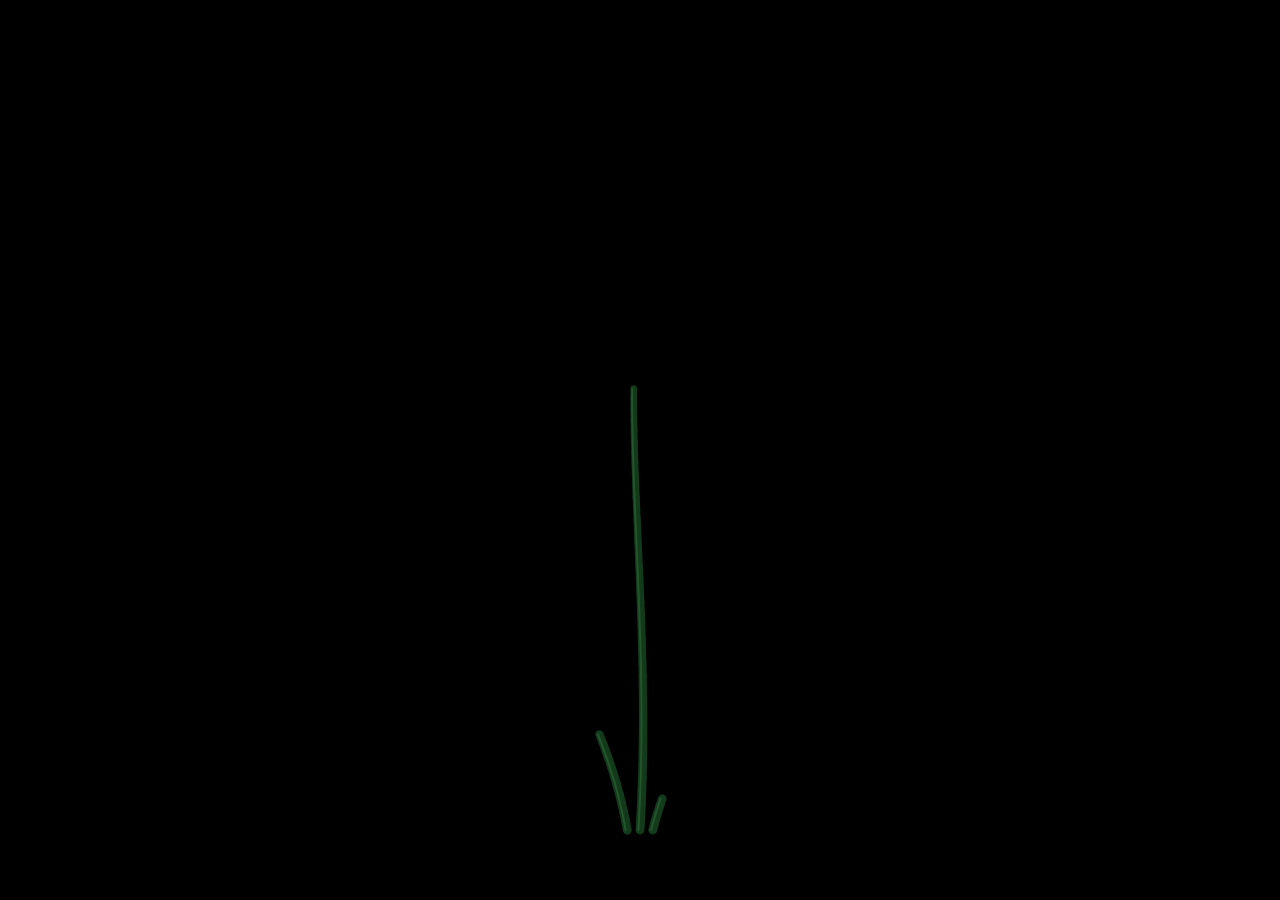
<file: kodlar/kasimpati/index.html>
<!DOCTYPE html>
<html lang="tr">
<head>
<meta charset="UTF-8">
<meta name="viewport" content="width=device-width, initial-scale=1">
<title>kasımpatı</title>
<style>
  html, body { margin: 0; height: 100%; background: #000; overflow: hidden; }
  canvas { display: block; width: 100vw; height: 100vh; }
  body.imlec-gizli { cursor: none; }

  #yazi {
    position: fixed; left: 0; right: 0; text-align: center;
    color: rgba(255, 255, 255, 0.9);
    font-family: "Segoe UI Light", "Segoe UI", "Helvetica Neue", Arial, sans-serif;
    font-weight: 300; letter-spacing: 0.14em;
    opacity: 0; transition: opacity 1.8s ease;
    pointer-events: none; user-select: none; padding: 0 6vw;
    text-wrap: balance;
  }
  #yazi.gorunur { opacity: 1; }
</style>
</head>
<body>
<canvas id="sahne"></canvas>
<div id="yazi"></div>

<script>
const AYARLAR = {
  anaCicekYaprak: 420,
  yanCicekYaprak: 230,
  parilti: 70,
  sapSuresi: 1.6,
  acilmaSuresi: 3.4,
  salinim: 1
};

const RENK = ['#040828', '#121f66', '#4a4fd6', '#c4c0ff'];
const YESIL = ['#071a0b', '#123a1b', '#225c2c', '#3f7f45'];

const parametreler = new URLSearchParams(location.search);
const kayitModu = parametreler.has('kayit');
const yazi = (parametreler.get('text') || '').slice(0, 80);
const yaziKutusu = document.getElementById('yazi');
yaziKutusu.textContent = yazi;

const tuval = document.getElementById('sahne');
const ctx = tuval.getContext('2d');
const DPR = Math.min(window.devicePixelRatio || 1, 2);
let W = 0, H = 0, olcek = 1, merkezX = 0, merkezY = 0;

const sinirla = (x, a = 0, b = 1) => Math.min(b, Math.max(a, x));
const yumusak = x => 1 - Math.pow(1 - x, 3);
const akici = x => x < 0.5 ? 4 * x * x * x : 1 - Math.pow(-2 * x + 2, 3) / 2;
const yayli = x => 1 + 2.2 * Math.pow(x - 1, 3) + 1.2 * Math.pow(x - 1, 2);
const ilerleme = (t, bas, sure) => sinirla((t - bas) / sure);
let tohum = 7;
const rastgele = () => (tohum = (tohum * 16807) % 2147483647) / 2147483647;

function renkKaristir(a, b, k) {
  const x = parseInt(a.slice(1), 16), y = parseInt(b.slice(1), 16);
  const c = s => Math.round(((x >> s) & 255) * (1 - k) + ((y >> s) & 255) * k);
  return 'rgb(' + c(16) + ',' + c(8) + ',' + c(0) + ')';
}
function tuvalYap(w, h) {
  const c = document.createElement('canvas');
  c.width = w; c.height = h;
  return c;
}

const TAC_UZ = 256, TAC_EN = 72;
function tacYaprakCiz(kivrim, ton) {
  const c = tuvalYap(TAC_UZ, TAC_EN);
  const g = c.getContext('2d');
  const orta = TAC_EN / 2;
  const adim = 48, ust = [], alt = [];
  for (let i = 0; i <= adim; i++) {
    const t = i / adim;
    const x = 10 + t * (TAC_UZ - 22);
    const y = orta + kivrim * 24 * t * t;

    const en = 10 * Math.pow(Math.sin(Math.PI * (0.05 + 0.95 * t)), 0.42) * (0.35 + 0.65 * t);
    ust.push([x, y - en]); alt.push([x, y + en]);
  }
  const yol = new Path2D();
  yol.moveTo(ust[0][0], ust[0][1]);
  ust.forEach(p => yol.lineTo(p[0], p[1]));
  for (let i = adim; i >= 0; i--) yol.lineTo(alt[i][0], alt[i][1]);
  yol.closePath();

  const grad = g.createLinearGradient(0, 0, TAC_UZ, 0);
  grad.addColorStop(0, RENK[0]);
  grad.addColorStop(0.35, renkKaristir(RENK[0], RENK[1], 0.4 + ton * 0.6));
  grad.addColorStop(0.75, renkKaristir(RENK[1], RENK[2], 0.3 + ton * 0.7));
  grad.addColorStop(1, renkKaristir(RENK[2], RENK[3], 0.15 + ton * 0.7));

  g.shadowColor = 'rgba(0,0,0,0.8)';
  g.shadowBlur = 8;
  g.fillStyle = grad;
  g.fill(yol);
  g.shadowBlur = 0;

  g.globalCompositeOperation = 'source-atop';
  const oluk = g.createLinearGradient(0, orta - 12, 0, orta + 12 + kivrim * 24);
  oluk.addColorStop(0, 'rgba(255,255,255,0.18)');
  oluk.addColorStop(0.45, 'rgba(255,255,255,0)');
  oluk.addColorStop(1, 'rgba(20,0,10,0.45)');
  g.fillStyle = oluk;
  g.fillRect(0, 0, TAC_UZ, TAC_EN);
  g.globalCompositeOperation = 'source-over';

  g.beginPath();
  for (let i = 4; i <= adim - 4; i++) {
    const t = i / adim;
    g.lineTo(10 + t * (TAC_UZ - 22), orta + kivrim * 24 * t * t);
  }
  g.strokeStyle = 'rgba(255,255,255,' + (0.1 + ton * 0.15) + ')';
  g.lineWidth = 1.2;
  g.stroke();
  return c;
}
const KIVRIMLAR = [-0.6, -0.25, 0.25, 0.6];
const TONLAR = [0, 0.3, 0.6, 0.9];
const tacYapraklar = KIVRIMLAR.map(k => TONLAR.map(t => tacYaprakCiz(k, t)));

function isikYap(renk, boyut, guc) {
  const c = tuvalYap(boyut, boyut);
  const g = c.getContext('2d');
  const r = boyut / 2;
  const grad = g.createRadialGradient(r, r, 0, r, r, r);
  const rgba = a => renk.replace('rgb', 'rgba').replace(')', ',' + a + ')');
  for (let i = 0; i <= 10; i++) {
    const t = i / 10;
    grad.addColorStop(t, rgba(i === 0 ? 1 : guc * Math.exp(-t * t * 5) * (1 - t)));
  }
  g.fillStyle = grad;
  g.fillRect(0, 0, boyut, boyut);
  return c;
}
const haleIsigi = isikYap(renkKaristir(RENK[1], RENK[2], 0.5), 256, 1);
const kucukIsik = isikYap(renkKaristir(RENK[3], '#ffffff', 0.4), 64, 0.5);

const BUKET = [

  { taban: [-2, 58], kontrol: [[-6, 35], [-22, 18]], bas: [-25, -2], yaricap: 13, yaprak: AYARLAR.yanCicekYaprak, gecikme: 0.9, egim: 0.35, faz: 1.7 },
  { taban: [2, 58],  kontrol: [[7, 38], [24, 24]],   bas: [26, 6],   yaricap: 11.5, yaprak: AYARLAR.yanCicekYaprak - 30, gecikme: 1.3, egim: -0.4, faz: 3.1 },
  { taban: [0, 58],  kontrol: [[2, 25], [-3, -5]],   bas: [0, -28],  yaricap: 23, yaprak: AYARLAR.anaCicekYaprak, gecikme: 0, egim: 0.1, faz: 0 }
];

const SAP_YAPRAKLARI = [
  [2, 0.28, -2.4, 17], [2, 0.46, -0.7, 15], [2, 0.64, -2.55, 11],
  [0, 0.45, -2.65, 11], [1, 0.5, -0.45, 11]
];

const yesilYaprak = new Path2D(), yaprakDamari = new Path2D();
(function () {
  const ust = [], alt = [];
  const dilimler = [0.3, 0.55, 0.78];
  for (let i = 0; i <= 80; i++) {
    const t = i / 80;
    const sap = t < 0.12 ? 0.02 : 0;
    const govde = t < 0.12 ? 0 : Math.pow(Math.sin(Math.PI * Math.pow((t - 0.12) / 0.88, 0.75)), 0.9) * 0.27;

    const f = ((t - 0.12) / 0.88 * 3.3 + 0.05) % 1;
    const dilim = 0.5 + 0.5 * Math.pow(Math.sin(Math.PI * Math.pow(f, 0.7)), 0.6);
    const en = Math.max(sap, govde * dilim);
    const y = -0.07 * Math.sin(Math.PI * t);
    ust.push([t, y - en]); alt.push([t, y + en * 0.92]);
  }
  yesilYaprak.moveTo(0, 0);
  ust.forEach(p => yesilYaprak.lineTo(p[0], p[1]));
  for (let i = alt.length - 1; i >= 0; i--) yesilYaprak.lineTo(alt[i][0], alt[i][1]);
  yesilYaprak.closePath();

  yaprakDamari.moveTo(0, 0);
  yaprakDamari.quadraticCurveTo(0.5, -0.07, 0.97, -0.005);
  dilimler.forEach(t => {
    const y = -0.07 * Math.sin(Math.PI * t);
    yaprakDamari.moveTo(t, y); yaprakDamari.quadraticCurveTo(t + 0.08, y - 0.03, t + 0.17, y - 0.1);
    yaprakDamari.moveTo(t, y); yaprakDamari.quadraticCurveTo(t + 0.08, y + 0.03, t + 0.17, y + 0.09);
  });
})();
let yaprakBoyasi;

function cicekOlustur(tanim) {
  const n = tanim.yaprak, liste = [];
  for (let i = 0; i < n; i++) {
    const r = Math.sqrt((i + 1) / n);
    liste.push({
      aci: i * 2.39996 + (rastgele() - 0.5) * 0.25,
      girdap: Math.pow(1 - r, 2) * 1.1,
      taban: r * 0.3,
      boy: 0.16 + 0.86 * Math.pow(r, 1.3) + rastgele() * 0.07,
      en: 0.6 + 0.4 * r,

      ton: Math.min(3, Math.floor((1 - r) * 3.2 + rastgele() * 1.2)),
      kivrim: Math.floor(rastgele() * 4),
      acilis: r * 0.72 + rastgele() * 0.12
    });
  }
  liste.reverse();
  return liste;
}
BUKET.forEach(c => c.yapraklar = cicekOlustur(c));

const isiklar = [];
for (let i = 0; i < AYARLAR.parilti; i++) isiklar.push({ x: 0, y: 0, hiz: 0, omur: 0, yas: 1, boy: 1, faz: 0 });
function isikDogur(p, dagit) {
  const c = BUKET[Math.floor(rastgele() * 3)];
  const a = rastgele() * Math.PI * 2, d = c.yaricap * (0.4 + rastgele() * 1.1);
  p.x = c.bas[0] + Math.cos(a) * d; p.y = c.bas[1] + Math.sin(a) * d;
  p.hiz = 1.2 + rastgele() * 2.5; p.omur = 3 + rastgele() * 4;
  p.yas = dagit ? rastgele() * p.omur : 0;
  p.boy = 0.4 + rastgele() * 0.9; p.faz = rastgele() * 10; p.kayma = (rastgele() - 0.5) * 1.5;
}

function boyutla() {
  W = window.innerWidth; H = window.innerHeight;
  tuval.width = Math.round(W * DPR); tuval.height = Math.round(H * DPR);
  const yaziPayi = yazi ? 0.12 : 0;

  olcek = Math.min(W * 0.9 / 86, H * (0.88 - yaziPayi) / 124);
  merkezX = W / 2;
  merkezY = H * (0.5 - yaziPayi / 2) + 1.5 * olcek;
  yaziKutusu.style.top = (merkezY + 58 * olcek + Math.max(24, olcek * 3.5)) + 'px';
  yaziKutusu.style.fontSize = Math.max(20, Math.min(olcek * 3.4, W * 0.045, 52)) + 'px';
  yaprakBoyasi = ctx.createLinearGradient(0, -0.35, 0, 0.35);
  yaprakBoyasi.addColorStop(0, YESIL[3]);
  yaprakBoyasi.addColorStop(0.5, YESIL[2]);
  yaprakBoyasi.addColorStop(1, YESIL[1]);
}
window.addEventListener('resize', boyutla);

const ekranX = x => (merkezX + x * olcek) * DPR;
const ekranY = y => (merkezY + y * olcek) * DPR;

const NOKTA = 48;
const sapNoktalari = BUKET.map(() => Array.from({ length: NOKTA + 1 }, () => [0, 0]));

function sapHesapla(c, ci, zaman, sallan) {
  const kay = Math.sin(zaman * 0.9 + c.faz) * 1.6 * sallan * AYARLAR.salinim;
  const kayY = Math.cos(zaman * 0.7 + c.faz) * 0.4 * sallan * AYARLAR.salinim;
  const [x0, y0] = c.taban, [x1, y1] = c.kontrol[0], [x2, y2] = c.kontrol[1];
  const x3 = c.bas[0] + kay, y3 = c.bas[1] + kayY;
  const k1 = x1 + kay * 0.2, k2 = x2 + kay * 0.65;
  const n = sapNoktalari[ci];
  for (let i = 0; i <= NOKTA; i++) {
    const t = i / NOKTA, u = 1 - t;
    n[i][0] = u * u * u * x0 + 3 * u * u * t * k1 + 3 * u * t * t * k2 + t * t * t * x3;
    n[i][1] = u * u * u * y0 + 3 * u * u * t * y1 + 3 * u * t * t * y2 + t * t * t * y3;
  }
  c.x = x3; c.y = y3; c.donme = kay * 0.02;
}

function sapCiz(ci, uzama) {
  const n = sapNoktalari[ci], son = Math.floor(uzama * NOKTA);
  if (son < 1) return;
  ctx.lineCap = 'round';
  ctx.strokeStyle = YESIL[1];
  for (let i = 1; i <= son; i++) {
    ctx.lineWidth = (1.4 - 0.5 * i / NOKTA) * olcek * DPR;
    ctx.beginPath();
    ctx.moveTo(ekranX(n[i - 1][0]), ekranY(n[i - 1][1]));
    ctx.lineTo(ekranX(n[i][0]), ekranY(n[i][1]));
    ctx.stroke();
  }
  ctx.beginPath();
  for (let i = 0; i <= son; i++) ctx.lineTo(ekranX(n[i][0] - 0.25), ekranY(n[i][1]));
  ctx.strokeStyle = YESIL[3];
  ctx.globalAlpha = 0.4;
  ctx.lineWidth = 0.3 * olcek * DPR;
  ctx.stroke();
  ctx.globalAlpha = 1;
}

function yaprakCiz(tanim, zaman) {
  const [ci, konum, aci, boyut] = tanim;
  const c = BUKET[ci];
  const p = yumusak(ilerleme(zaman, 0.9 + c.gecikme * 0.6 + konum * 0.9, 1.1));
  if (p <= 0) return;
  const n = sapNoktalari[ci][Math.round(konum * NOKTA)];
  const a = aci + (1 - p) * (aci < -1.57 ? 1.1 : -1.1);
  const s = boyut * olcek * DPR * p;
  const cos = Math.cos(a) * s, sin = Math.sin(a) * s;
  const ayna = aci < -1.57 ? -1 : 1;
  ctx.setTransform(cos, sin, -sin * ayna, cos * ayna, ekranX(n[0]), ekranY(n[1]));
  ctx.fillStyle = yaprakBoyasi;
  ctx.fill(yesilYaprak);
  ctx.strokeStyle = 'rgba(150,210,140,0.18)';
  ctx.lineWidth = 0.012;
  ctx.stroke(yesilYaprak);
  ctx.save();
  ctx.clip(yesilYaprak);
  ctx.strokeStyle = 'rgba(150,210,140,0.2)';
  ctx.lineWidth = 0.01;
  ctx.stroke(yaprakDamari);
  ctx.restore();
  ctx.setTransform(1, 0, 0, 1, 0, 0);
}

function cicekCiz(c, zaman) {
  const bas = AYARLAR.sapSuresi * 0.85 + c.gecikme;
  const genel = ilerleme(zaman, bas, AYARLAR.acilmaSuresi);
  if (genel <= 0) return;
  const R = c.yaricap * olcek * DPR;
  const cx = ekranX(c.x), cy = ekranY(c.y);

  ctx.globalCompositeOperation = 'lighter';
  ctx.globalAlpha = 0.45 * yumusak(genel);
  const h = R * 2.4;
  ctx.drawImage(haleIsigi, cx - h, cy - h, h * 2, h * 2);
  ctx.globalCompositeOperation = 'source-over';

  ctx.globalAlpha = Math.min(1, genel * 5);
  ctx.fillStyle = RENK[1];
  ctx.beginPath();
  ctx.arc(cx, cy, R * 0.1, 0, Math.PI * 2);
  ctx.fill();

  const eg = c.egim + c.donme, ce = Math.cos(eg), se = Math.sin(eg), basiklik = 0.86;
  const y = c.yapraklar;
  for (let i = 0; i < y.length; i++) {
    const p = y[i];
    const k = ilerleme(genel, p.acilis, 0.32);
    if (k <= 0) continue;
    const e = yayli(k);
    const a = p.aci + p.girdap + (1 - e) * 0.9 + c.donme;
    const dx = Math.cos(a), dy = Math.sin(a);

    const u1 = dx * ce + dy * se, v1 = (-dx * se + dy * ce) * basiklik;
    const yx = u1 * ce - v1 * se, yy = u1 * se + v1 * ce;
    const boy = p.boy * R * e * (0.75 + 0.25 * Math.hypot(yx, yy));
    const tab = p.taban * R * e;
    const en = p.en * R * 0.085 * (0.6 + 0.4 * e);
    const ux = yx / Math.hypot(yx, yy), uy = yy / Math.hypot(yx, yy);
    ctx.globalAlpha = Math.min(1, k * 4);
    ctx.setTransform(ux * boy / TAC_UZ, uy * boy / TAC_UZ, -uy * en / (TAC_EN * 0.2), ux * en / (TAC_EN * 0.2),
      cx + yx * tab, cy + yy * tab);
    ctx.drawImage(tacYapraklar[p.kivrim][p.ton], 0, -TAC_EN / 2);
  }
  ctx.setTransform(1, 0, 0, 1, 0, 0);

  ctx.globalCompositeOperation = 'lighter';
  ctx.globalAlpha = 0.25 * yumusak(genel);
  const m = R * 0.5;
  ctx.drawImage(haleIsigi, cx - m, cy - m, m * 2, m * 2);
  ctx.globalCompositeOperation = 'source-over';
  ctx.globalAlpha = 1;
}

function isiklariCiz(zaman, dt) {
  const gor = ilerleme(zaman, AYARLAR.sapSuresi + AYARLAR.acilmaSuresi * 0.6, 1.5);
  if (gor <= 0) return;
  ctx.globalCompositeOperation = 'lighter';
  for (const p of isiklar) {
    p.yas += dt;
    if (p.yas >= p.omur) isikDogur(p, false);
    p.y -= p.hiz * dt; p.x += Math.sin(zaman + p.faz) * p.kayma * dt;
    const o = p.yas / p.omur;
    ctx.globalAlpha = gor * Math.sin(o * Math.PI) * (0.5 + 0.5 * Math.sin(zaman * 3 + p.faz));
    const s = p.boy * olcek * DPR * 1.6;
    ctx.drawImage(kucukIsik, ekranX(p.x) - s, ekranY(p.y) - s, s * 2, s * 2);
  }
  ctx.globalCompositeOperation = 'source-over';
  ctx.globalAlpha = 1;
}

function ciz(zaman, dt) {
  ctx.setTransform(1, 0, 0, 1, 0, 0);
  ctx.fillStyle = '#000';
  ctx.fillRect(0, 0, tuval.width, tuval.height);

  const sonAcilma = AYARLAR.sapSuresi * 0.85 + 1.3 + AYARLAR.acilmaSuresi;
  const sallan = yumusak(ilerleme(zaman, sonAcilma - 1.5, 2.5));
  BUKET.forEach((c, i) => sapHesapla(c, i, zaman, sallan));

  BUKET.forEach((c, i) => sapCiz(i, akici(ilerleme(zaman, c.gecikme * 0.4, AYARLAR.sapSuresi))));
  SAP_YAPRAKLARI.forEach(y => yaprakCiz(y, zaman));
  BUKET.forEach(c => cicekCiz(c, zaman));
  isiklariCiz(zaman, dt);

  if (yazi && zaman > sonAcilma - 0.8) yaziKutusu.classList.add('gorunur');
}

let baslangic = 0, sonZaman = 0, sanalZaman = 0;
function yenidenBaslat() {
  baslangic = performance.now(); sanalZaman = 0;
  isiklar.forEach(p => isikDogur(p, true));
  yaziKutusu.classList.remove('gorunur');
}
function dongu(simdi) {
  const dt = Math.min((simdi - sonZaman) / 1000, 0.05);
  sonZaman = simdi;
  ciz((simdi - baslangic) / 1000, dt);
  requestAnimationFrame(dongu);
}

window.addEventListener('click', yenidenBaslat);
window.addEventListener('dblclick', tamEkran);
window.addEventListener('keydown', e => {
  if (e.code === 'Space') yenidenBaslat();
  if (e.key === 'f' || e.key === 'F') tamEkran();
});
function tamEkran() {
  if (!document.fullscreenElement) document.documentElement.requestFullscreen().catch(() => {});
  else document.exitFullscreen();
}

let imlecSayac;
window.addEventListener('mousemove', () => {
  document.body.classList.remove('imlec-gizli');
  clearTimeout(imlecSayac);
  imlecSayac = setTimeout(() => document.body.classList.add('imlec-gizli'), 1500);
});

boyutla();
yenidenBaslat();
if (kayitModu) {
  window.kareIlerle = s => { sanalZaman += s; ciz(sanalZaman, s); };
} else {
  sonZaman = performance.now();
  requestAnimationFrame(dongu);
}
</script>
</body>
</html>
</file>
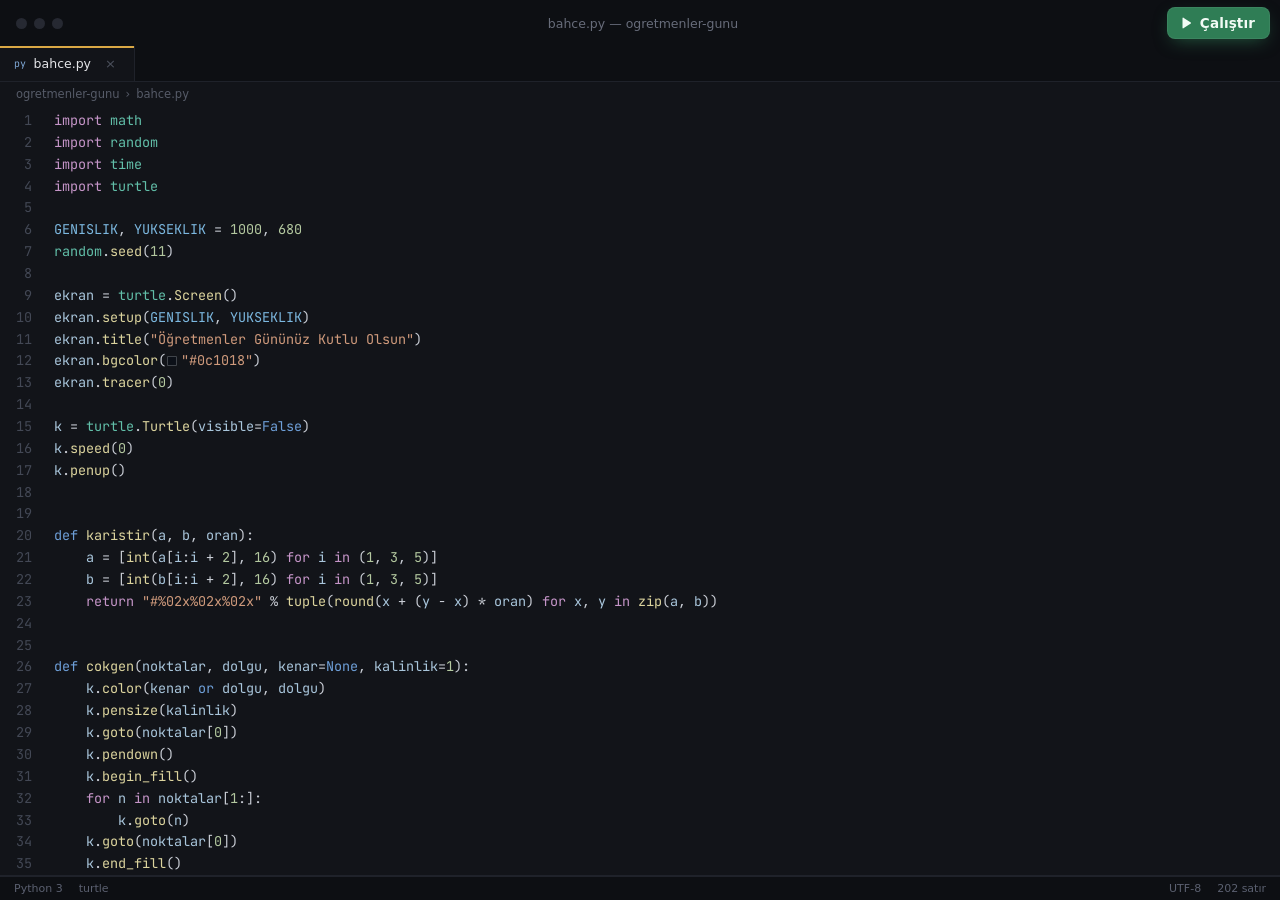
<file: kodlar/ogretmenler-gunu/index.html>
<!DOCTYPE html>
<html lang="tr">
<head>
<meta charset="UTF-8">
<meta name="viewport" content="width=device-width, initial-scale=1, viewport-fit=cover">
<title>Öğretmenler Gününüz Kutlu Olsun 🌼</title>
<meta property="og:title" content="Öğretmenler Gününüz Kutlu Olsun 🌼">
<meta property="og:description" content="Kodu çalıştır, papatyalar açsın.">
<meta property="og:type" content="website">
<meta name="robots" content="noindex">
<meta name="theme-color" content="#0d0f13">
<style>
@font-face{font-family:"BahceMono";src:url([data-uri]) format("woff");font-weight:400;font-display:block}
@font-face{font-family:"BahceSerif";src:url([data-uri]) format("woff");font-weight:500;font-display:block}
:root{--zemin:#121419;--koyu:#0d0f13;--cizgi:#1f222a;--soluk:#676c7a;--yazi:#cdd0d6;--mono:"BahceMono",ui-monospace,SFMono-Regular,Menlo,Consolas,monospace;--ui:system-ui,-apple-system,"Segoe UI",Roboto,Helvetica,Arial,sans-serif;--fs:13.5px}
*{box-sizing:border-box;margin:0;padding:0}
html,body{height:100%;background:var(--koyu);color:var(--yazi);overflow:hidden}
body{font-family:var(--ui);-webkit-font-smoothing:antialiased;-webkit-tap-highlight-color:transparent;-webkit-text-size-adjust:100%}
button{font:inherit;color:inherit;background:none;border:0;cursor:pointer}
#editor{position:fixed;inset:0;display:flex;flex-direction:column;padding:env(safe-area-inset-top) env(safe-area-inset-right) 0 env(safe-area-inset-left)}
.ust{height:46px;display:flex;align-items:center;gap:12px;padding:0 10px 0 16px;background:var(--koyu);flex:none}
.noktalar{display:flex;gap:7px;flex:none;width:120px}
.noktalar i{width:11px;height:11px;border-radius:50%;background:#262932}
.baslik{flex:1;text-align:center;font-size:12.5px;color:var(--soluk);white-space:nowrap;overflow:hidden;text-overflow:ellipsis}
.sag{width:120px;display:flex;justify-content:flex-end;flex:none}
#calistir{position:relative;display:flex;align-items:center;gap:8px;height:32px;padding:0 15px 0 13px;border-radius:8px;background:#2f7d55;color:#f2fbf5;font-size:13.5px;font-weight:600;letter-spacing:.01em;box-shadow:0 0 0 1px rgba(255,255,255,.06) inset,0 6px 18px -6px rgba(47,125,85,.7);white-space:nowrap}
#calistir svg{width:12px;height:12px;fill:currentColor}
#calistir[disabled]{background:#22382c;color:#9fbcab;box-shadow:none;cursor:default}
#halka{position:absolute;inset:0;border-radius:8px;pointer-events:none;box-shadow:0 0 0 0 rgba(90,200,140,.55);opacity:0}
.sekmeler{height:36px;display:flex;background:var(--koyu);border-bottom:1px solid var(--cizgi);flex:none}
.sekme{position:relative;display:flex;align-items:center;gap:8px;padding:0 18px 0 14px;font-size:12.5px;color:#e4e5e8;background:var(--zemin);border-right:1px solid var(--cizgi)}
.sekme:before{content:"";position:absolute;left:0;right:0;top:0;height:1.5px;background:#d9a845}
.sekme b{font-family:var(--mono);font-size:10px;font-weight:400;color:#7fa8d6;letter-spacing:-.02em}
.sekme span.x{color:#4b505c;margin-left:6px;font-size:13px}
.yol{display:flex;align-items:center;padding:0 16px;font-size:11.5px;color:#565b68;gap:6px;height:24px;background:var(--zemin);flex:none}
#kod{flex:1;overflow:auto;background:var(--zemin);padding:4px 0 28px;font-family:var(--mono);font-size:var(--fs);line-height:1.62;color:#c8ccd4;-webkit-overflow-scrolling:touch;overscroll-behavior:contain;scrollbar-width:thin;scrollbar-color:#2b2f38 transparent}
.sa{display:flex;min-height:1.62em}
.no{flex:none;width:calc(3ch + 30px);padding-right:22px;text-align:right;color:#434855;user-select:none;-webkit-user-select:none}
.ko{flex:1;min-width:0;white-space:pre-wrap;overflow-wrap:anywhere;padding-left:calc((var(--g) + 4) * 1ch);text-indent:-4ch;padding-right:18px}
.k{color:#c595c8}.d{color:#6e9fd8}.f{color:#dcd49e}.t{color:#62bfa9}.m{color:#cf9a7c}.s{color:#b4c9a0}.c{color:#7cb8e0}.v{color:#a9c6dc}.y{color:#5c6370}
.r{display:inline-block;width:.72em;height:.72em;margin:0 .3em 0 .1em;border:1px solid rgba(255,255,255,.22);background:var(--r);vertical-align:-.04em;border-radius:1px;text-indent:0}
#terminal{flex:none;height:0;overflow:hidden;background:var(--koyu);border-top:1px solid var(--cizgi)}
.tbas{display:flex;gap:18px;padding:9px 16px 4px;font-size:10.5px;letter-spacing:.09em;color:#5b6070}
.tbas span:first-child{color:#c4c7cf;border-bottom:1px solid #8a8f9c;padding-bottom:3px}
#cikti{padding:6px 16px;font-family:var(--mono);font-size:12.5px;line-height:1.7;color:#c9ccd3;white-space:pre-wrap}
#cikti .p{color:#6fbf8e}
#cikti .im{display:inline-block;width:.55em;height:1.05em;background:#c9ccd3;vertical-align:-.17em}
.durum{height:24px;flex:none;display:flex;align-items:center;justify-content:space-between;padding:0 14px calc(env(safe-area-inset-bottom)*0) 14px;background:var(--koyu);border-top:1px solid var(--cizgi);font-size:11px;color:#5b6070}
.durum div{display:flex;gap:16px}
#perde{position:fixed;inset:0;background:rgba(4,5,8,.72);display:none;opacity:0}
#pencere{position:fixed;left:50%;top:50%;display:none;flex-direction:column;border-radius:12px;overflow:hidden;background:#0a0d16;box-shadow:0 0 0 1px rgba(255,255,255,.07),0 30px 80px -10px rgba(0,0,0,.8);opacity:0}
.pust{height:38px;flex:none;display:flex;align-items:center;gap:10px;padding:0 8px 0 14px;background:#15171c;border-bottom:1px solid #202329}
.pust .ad{flex:1;font-size:12.5px;color:#8b909c;white-space:nowrap;overflow:hidden;text-overflow:ellipsis}
.pust button{display:flex;align-items:center;gap:6px;height:28px;padding:0 11px;border-radius:7px;font-size:12.5px;color:#c9ccd3;background:#1f2228;white-space:nowrap}
.pust button svg{width:13px;height:13px;fill:none;stroke:currentColor;stroke-width:2;stroke-linecap:round;stroke-linejoin:round}
.pust button:active{background:#2a2e36}
#tuval{display:block;flex:1;width:100%;min-height:0;touch-action:manipulation}
@media (max-width:640px){
:root{--fs:12.5px}
.noktalar{display:none}
.sag{width:auto}
.baslik{text-align:left;font-size:13px;color:#9a9fab}
.no{width:calc(3ch + 16px);padding-right:12px}
.ko{padding-right:12px}
.yol{padding:0 12px}
.ust{padding:0 10px 0 14px}
.durum .gizle{display:none}
.pust .ad{font-size:12px}
.pust button{padding:0 10px}
}
</style>
</head>
<body>
<div id="editor">
  <div class="ust">
    <div class="noktalar"><i></i><i></i><i></i></div>
    <div class="baslik">bahce.py — ogretmenler-gunu</div>
    <div class="sag"><button id="calistir" type="button"><span id="halka"></span><svg viewBox="0 0 12 12"><path d="M2.5 1.2v9.6c0 .5.5.8.9.5l7.4-4.8c.4-.3.4-.8 0-1.1L3.4.7c-.4-.3-.9 0-.9.5z"/></svg><span id="etiket">Çalıştır</span></button></div>
  </div>
  <div class="sekmeler"><div class="sekme"><b>py</b>bahce.py<span class="x">×</span></div></div>
  <div class="yol">ogretmenler-gunu <span>›</span> bahce.py</div>
  <div id="kod">
<div class="sa" style="--g:0"><span class="no">1</span><span class="ko"><span class="k">import</span> <span class="t">math</span></span></div>
<div class="sa" style="--g:0"><span class="no">2</span><span class="ko"><span class="k">import</span> <span class="t">random</span></span></div>
<div class="sa" style="--g:0"><span class="no">3</span><span class="ko"><span class="k">import</span> <span class="t">time</span></span></div>
<div class="sa" style="--g:0"><span class="no">4</span><span class="ko"><span class="k">import</span> <span class="t">turtle</span></span></div>
<div class="sa" style="--g:0"><span class="no">5</span><span class="ko">&#8203;</span></div>
<div class="sa" style="--g:0"><span class="no">6</span><span class="ko"><span class="c">GENISLIK</span>, <span class="c">YUKSEKLIK</span> = <span class="s">1000</span>, <span class="s">680</span></span></div>
<div class="sa" style="--g:0"><span class="no">7</span><span class="ko"><span class="t">random</span>.<span class="f">seed</span>(<span class="s">11</span>)</span></div>
<div class="sa" style="--g:0"><span class="no">8</span><span class="ko">&#8203;</span></div>
<div class="sa" style="--g:0"><span class="no">9</span><span class="ko"><span class="v">ekran</span> = <span class="t">turtle</span>.<span class="f">Screen</span>()</span></div>
<div class="sa" style="--g:0"><span class="no">10</span><span class="ko"><span class="v">ekran</span>.<span class="f">setup</span>(<span class="c">GENISLIK</span>, <span class="c">YUKSEKLIK</span>)</span></div>
<div class="sa" style="--g:0"><span class="no">11</span><span class="ko"><span class="v">ekran</span>.<span class="f">title</span>(<span class="m">&quot;Öğretmenler Gününüz Kutlu Olsun&quot;</span>)</span></div>
<div class="sa" style="--g:0"><span class="no">12</span><span class="ko"><span class="v">ekran</span>.<span class="f">bgcolor</span>(<span class="r" style="--r:#0c1018"></span><span class="m">&quot;#0c1018&quot;</span>)</span></div>
<div class="sa" style="--g:0"><span class="no">13</span><span class="ko"><span class="v">ekran</span>.<span class="f">tracer</span>(<span class="s">0</span>)</span></div>
<div class="sa" style="--g:0"><span class="no">14</span><span class="ko">&#8203;</span></div>
<div class="sa" style="--g:0"><span class="no">15</span><span class="ko"><span class="v">k</span> = <span class="t">turtle</span>.<span class="f">Turtle</span>(<span class="v">visible</span>=<span class="d">False</span>)</span></div>
<div class="sa" style="--g:0"><span class="no">16</span><span class="ko"><span class="v">k</span>.<span class="f">speed</span>(<span class="s">0</span>)</span></div>
<div class="sa" style="--g:0"><span class="no">17</span><span class="ko"><span class="v">k</span>.<span class="f">penup</span>()</span></div>
<div class="sa" style="--g:0"><span class="no">18</span><span class="ko">&#8203;</span></div>
<div class="sa" style="--g:0"><span class="no">19</span><span class="ko">&#8203;</span></div>
<div class="sa" style="--g:0"><span class="no">20</span><span class="ko"><span class="d">def</span> <span class="f">karistir</span>(<span class="v">a</span>, <span class="v">b</span>, <span class="v">oran</span>):</span></div>
<div class="sa" style="--g:4"><span class="no">21</span><span class="ko"><span class="v">a</span> = [<span class="f">int</span>(<span class="v">a</span>[<span class="v">i</span>:<span class="v">i</span> + <span class="s">2</span>], <span class="s">16</span>) <span class="k">for</span> <span class="v">i</span> <span class="k">in</span> (<span class="s">1</span>, <span class="s">3</span>, <span class="s">5</span>)]</span></div>
<div class="sa" style="--g:4"><span class="no">22</span><span class="ko"><span class="v">b</span> = [<span class="f">int</span>(<span class="v">b</span>[<span class="v">i</span>:<span class="v">i</span> + <span class="s">2</span>], <span class="s">16</span>) <span class="k">for</span> <span class="v">i</span> <span class="k">in</span> (<span class="s">1</span>, <span class="s">3</span>, <span class="s">5</span>)]</span></div>
<div class="sa" style="--g:4"><span class="no">23</span><span class="ko"><span class="k">return</span> <span class="m">&quot;#%02x%02x%02x&quot;</span> % <span class="f">tuple</span>(<span class="f">round</span>(<span class="v">x</span> + (<span class="v">y</span> - <span class="v">x</span>) * <span class="v">oran</span>) <span class="k">for</span> <span class="v">x</span>, <span class="v">y</span> <span class="k">in</span> <span class="f">zip</span>(<span class="v">a</span>, <span class="v">b</span>))</span></div>
<div class="sa" style="--g:0"><span class="no">24</span><span class="ko">&#8203;</span></div>
<div class="sa" style="--g:0"><span class="no">25</span><span class="ko">&#8203;</span></div>
<div class="sa" style="--g:0"><span class="no">26</span><span class="ko"><span class="d">def</span> <span class="f">cokgen</span>(<span class="v">noktalar</span>, <span class="v">dolgu</span>, <span class="v">kenar</span>=<span class="d">None</span>, <span class="v">kalinlik</span>=<span class="s">1</span>):</span></div>
<div class="sa" style="--g:4"><span class="no">27</span><span class="ko"><span class="v">k</span>.<span class="f">color</span>(<span class="v">kenar</span> <span class="d">or</span> <span class="v">dolgu</span>, <span class="v">dolgu</span>)</span></div>
<div class="sa" style="--g:4"><span class="no">28</span><span class="ko"><span class="v">k</span>.<span class="f">pensize</span>(<span class="v">kalinlik</span>)</span></div>
<div class="sa" style="--g:4"><span class="no">29</span><span class="ko"><span class="v">k</span>.<span class="f">goto</span>(<span class="v">noktalar</span>[<span class="s">0</span>])</span></div>
<div class="sa" style="--g:4"><span class="no">30</span><span class="ko"><span class="v">k</span>.<span class="f">pendown</span>()</span></div>
<div class="sa" style="--g:4"><span class="no">31</span><span class="ko"><span class="v">k</span>.<span class="f">begin_fill</span>()</span></div>
<div class="sa" style="--g:4"><span class="no">32</span><span class="ko"><span class="k">for</span> <span class="v">n</span> <span class="k">in</span> <span class="v">noktalar</span>[<span class="s">1</span>:]:</span></div>
<div class="sa" style="--g:8"><span class="no">33</span><span class="ko"><span class="v">k</span>.<span class="f">goto</span>(<span class="v">n</span>)</span></div>
<div class="sa" style="--g:4"><span class="no">34</span><span class="ko"><span class="v">k</span>.<span class="f">goto</span>(<span class="v">noktalar</span>[<span class="s">0</span>])</span></div>
<div class="sa" style="--g:4"><span class="no">35</span><span class="ko"><span class="v">k</span>.<span class="f">end_fill</span>()</span></div>
<div class="sa" style="--g:4"><span class="no">36</span><span class="ko"><span class="v">k</span>.<span class="f">penup</span>()</span></div>
<div class="sa" style="--g:0"><span class="no">37</span><span class="ko">&#8203;</span></div>
<div class="sa" style="--g:0"><span class="no">38</span><span class="ko">&#8203;</span></div>
<div class="sa" style="--g:0"><span class="no">39</span><span class="ko"><span class="d">def</span> <span class="f">cizgi</span>(<span class="v">noktalar</span>, <span class="v">renk</span>, <span class="v">kalinlik</span>):</span></div>
<div class="sa" style="--g:4"><span class="no">40</span><span class="ko"><span class="v">k</span>.<span class="f">color</span>(<span class="v">renk</span>)</span></div>
<div class="sa" style="--g:4"><span class="no">41</span><span class="ko"><span class="v">k</span>.<span class="f">pensize</span>(<span class="v">kalinlik</span>)</span></div>
<div class="sa" style="--g:4"><span class="no">42</span><span class="ko"><span class="v">k</span>.<span class="f">goto</span>(<span class="v">noktalar</span>[<span class="s">0</span>])</span></div>
<div class="sa" style="--g:4"><span class="no">43</span><span class="ko"><span class="v">k</span>.<span class="f">pendown</span>()</span></div>
<div class="sa" style="--g:4"><span class="no">44</span><span class="ko"><span class="k">for</span> <span class="v">n</span> <span class="k">in</span> <span class="v">noktalar</span>[<span class="s">1</span>:]:</span></div>
<div class="sa" style="--g:8"><span class="no">45</span><span class="ko"><span class="v">k</span>.<span class="f">goto</span>(<span class="v">n</span>)</span></div>
<div class="sa" style="--g:4"><span class="no">46</span><span class="ko"><span class="v">k</span>.<span class="f">penup</span>()</span></div>
<div class="sa" style="--g:0"><span class="no">47</span><span class="ko">&#8203;</span></div>
<div class="sa" style="--g:0"><span class="no">48</span><span class="ko">&#8203;</span></div>
<div class="sa" style="--g:0"><span class="no">49</span><span class="ko"><span class="d">def</span> <span class="f">zemin</span>():</span></div>
<div class="sa" style="--g:4"><span class="no">50</span><span class="ko"><span class="k">for</span> <span class="v">i</span> <span class="k">in</span> <span class="f">range</span>(<span class="s">0</span>, <span class="c">YUKSEKLIK</span>, <span class="s">6</span>):</span></div>
<div class="sa" style="--g:8"><span class="no">51</span><span class="ko"><span class="v">oran</span> = <span class="v">i</span> / <span class="c">YUKSEKLIK</span></span></div>
<div class="sa" style="--g:8"><span class="no">52</span><span class="ko"><span class="v">renk</span> = <span class="f">karistir</span>(<span class="r" style="--r:#0a0d16"></span><span class="m">&quot;#0a0d16&quot;</span>, <span class="r" style="--r:#151b26"></span><span class="m">&quot;#151b26&quot;</span>, <span class="f">min</span>(<span class="s">1</span>, <span class="v">oran</span> * <span class="s">1.6</span>)) <span class="k">if</span> <span class="v">oran</span> &lt; <span class="s">0.62</span> <span class="k">else</span> <span class="f">karistir</span>(<span class="r" style="--r:#151b26"></span><span class="m">&quot;#151b26&quot;</span>, <span class="r" style="--r:#0c130f"></span><span class="m">&quot;#0c130f&quot;</span>, (<span class="v">oran</span> - <span class="s">0.62</span>) / <span class="s">0.38</span>)</span></div>
<div class="sa" style="--g:8"><span class="no">53</span><span class="ko"><span class="v">y</span> = <span class="c">YUKSEKLIK</span> / <span class="s">2</span> - <span class="v">i</span></span></div>
<div class="sa" style="--g:8"><span class="no">54</span><span class="ko"><span class="f">cokgen</span>([(-<span class="c">GENISLIK</span> / <span class="s">2</span>, <span class="v">y</span>), (<span class="c">GENISLIK</span> / <span class="s">2</span>, <span class="v">y</span>), (<span class="c">GENISLIK</span> / <span class="s">2</span>, <span class="v">y</span> - <span class="s">7</span>), (-<span class="c">GENISLIK</span> / <span class="s">2</span>, <span class="v">y</span> - <span class="s">7</span>)], <span class="v">renk</span>)</span></div>
<div class="sa" style="--g:4"><span class="no">55</span><span class="ko"><span class="k">for</span> <span class="v">_</span> <span class="k">in</span> <span class="f">range</span>(<span class="s">60</span>):</span></div>
<div class="sa" style="--g:8"><span class="no">56</span><span class="ko"><span class="v">k</span>.<span class="f">goto</span>(<span class="t">random</span>.<span class="f">uniform</span>(-<span class="c">GENISLIK</span> / <span class="s">2</span>, <span class="c">GENISLIK</span> / <span class="s">2</span>), <span class="t">random</span>.<span class="f">uniform</span>(<span class="s">40</span>, <span class="c">YUKSEKLIK</span> / <span class="s">2</span>))</span></div>
<div class="sa" style="--g:8"><span class="no">57</span><span class="ko"><span class="v">k</span>.<span class="f">dot</span>(<span class="t">random</span>.<span class="f">choice</span>([<span class="s">1</span>, <span class="s">1</span>, <span class="s">2</span>]), <span class="t">random</span>.<span class="f">choice</span>([<span class="r" style="--r:#3a4256"></span><span class="m">&quot;#3a4256&quot;</span>, <span class="r" style="--r:#566079"></span><span class="m">&quot;#566079&quot;</span>, <span class="r" style="--r:#7d869c"></span><span class="m">&quot;#7d869c&quot;</span>]))</span></div>
<div class="sa" style="--g:0"><span class="no">58</span><span class="ko">&#8203;</span></div>
<div class="sa" style="--g:0"><span class="no">59</span><span class="ko">&#8203;</span></div>
<div class="sa" style="--g:0"><span class="no">60</span><span class="ko"><span class="d">def</span> <span class="f">cimen</span>(<span class="v">adet</span>, <span class="v">y_alt</span>, <span class="v">y_ust</span>, <span class="v">boy_alt</span>, <span class="v">boy_ust</span>, <span class="v">renkler</span>):</span></div>
<div class="sa" style="--g:4"><span class="no">61</span><span class="ko"><span class="k">for</span> <span class="v">_</span> <span class="k">in</span> <span class="f">range</span>(<span class="v">adet</span>):</span></div>
<div class="sa" style="--g:8"><span class="no">62</span><span class="ko"><span class="v">x</span>, <span class="v">y</span> = <span class="t">random</span>.<span class="f">uniform</span>(-<span class="c">GENISLIK</span> / <span class="s">2</span>, <span class="c">GENISLIK</span> / <span class="s">2</span>), <span class="t">random</span>.<span class="f">uniform</span>(<span class="v">y_alt</span>, <span class="v">y_ust</span>)</span></div>
<div class="sa" style="--g:8"><span class="no">63</span><span class="ko"><span class="v">aci</span> = <span class="t">math</span>.<span class="f">radians</span>(<span class="s">90</span> + <span class="t">random</span>.<span class="f">uniform</span>(-<span class="s">28</span>, <span class="s">28</span>))</span></div>
<div class="sa" style="--g:8"><span class="no">64</span><span class="ko"><span class="v">boy</span>, <span class="v">bukum</span> = <span class="t">random</span>.<span class="f">uniform</span>(<span class="v">boy_alt</span>, <span class="v">boy_ust</span>), <span class="t">random</span>.<span class="f">uniform</span>(-<span class="s">0.5</span>, <span class="s">0.5</span>)</span></div>
<div class="sa" style="--g:8"><span class="no">65</span><span class="ko"><span class="v">yol</span> = []</span></div>
<div class="sa" style="--g:8"><span class="no">66</span><span class="ko"><span class="k">for</span> <span class="v">i</span> <span class="k">in</span> <span class="f">range</span>(<span class="s">6</span>):</span></div>
<div class="sa" style="--g:12"><span class="no">67</span><span class="ko"><span class="v">t</span> = <span class="v">i</span> / <span class="s">5</span></span></div>
<div class="sa" style="--g:12"><span class="no">68</span><span class="ko"><span class="v">yol</span>.<span class="f">append</span>((<span class="v">x</span> + <span class="t">math</span>.<span class="f">cos</span>(<span class="v">aci</span>) * <span class="v">boy</span> * <span class="v">t</span> + <span class="v">bukum</span> * <span class="v">boy</span> * <span class="v">t</span> * <span class="v">t</span> * <span class="s">0.4</span>, <span class="v">y</span> + <span class="t">math</span>.<span class="f">sin</span>(<span class="v">aci</span>) * <span class="v">boy</span> * <span class="v">t</span>))</span></div>
<div class="sa" style="--g:8"><span class="no">69</span><span class="ko"><span class="f">cizgi</span>(<span class="v">yol</span>, <span class="t">random</span>.<span class="f">choice</span>(<span class="v">renkler</span>), <span class="t">random</span>.<span class="f">choice</span>([<span class="s">1</span>, <span class="s">1</span>, <span class="s">2</span>]))</span></div>
<div class="sa" style="--g:0"><span class="no">70</span><span class="ko">&#8203;</span></div>
<div class="sa" style="--g:0"><span class="no">71</span><span class="ko">&#8203;</span></div>
<div class="sa" style="--g:0"><span class="no">72</span><span class="ko"><span class="d">def</span> <span class="f">sap_yolu</span>(<span class="v">x</span>, <span class="v">y</span>, <span class="v">boy</span>, <span class="v">egim</span>):</span></div>
<div class="sa" style="--g:4"><span class="no">73</span><span class="ko"><span class="v">yol</span> = []</span></div>
<div class="sa" style="--g:4"><span class="no">74</span><span class="ko"><span class="k">for</span> <span class="v">i</span> <span class="k">in</span> <span class="f">range</span>(<span class="s">13</span>):</span></div>
<div class="sa" style="--g:8"><span class="no">75</span><span class="ko"><span class="v">t</span> = <span class="v">i</span> / <span class="s">12</span></span></div>
<div class="sa" style="--g:8"><span class="no">76</span><span class="ko"><span class="v">yol</span>.<span class="f">append</span>((<span class="v">x</span> + <span class="v">egim</span> * <span class="v">boy</span> * <span class="v">t</span> * <span class="v">t</span>, <span class="v">y</span> + <span class="v">boy</span> * <span class="v">t</span>))</span></div>
<div class="sa" style="--g:4"><span class="no">77</span><span class="ko"><span class="k">return</span> <span class="v">yol</span></span></div>
<div class="sa" style="--g:0"><span class="no">78</span><span class="ko">&#8203;</span></div>
<div class="sa" style="--g:0"><span class="no">79</span><span class="ko">&#8203;</span></div>
<div class="sa" style="--g:0"><span class="no">80</span><span class="ko"><span class="d">def</span> <span class="f">sap_yapragi</span>(<span class="v">x</span>, <span class="v">y</span>, <span class="v">yon</span>, <span class="v">boy</span>, <span class="v">renk</span>):</span></div>
<div class="sa" style="--g:4"><span class="no">81</span><span class="ko"><span class="v">a</span> = <span class="t">math</span>.<span class="f">radians</span>(<span class="v">yon</span>)</span></div>
<div class="sa" style="--g:4"><span class="no">82</span><span class="ko"><span class="v">sol</span>, <span class="v">sag</span> = [], []</span></div>
<div class="sa" style="--g:4"><span class="no">83</span><span class="ko"><span class="k">for</span> <span class="v">i</span> <span class="k">in</span> <span class="f">range</span>(<span class="s">9</span>):</span></div>
<div class="sa" style="--g:8"><span class="no">84</span><span class="ko"><span class="v">t</span> = <span class="v">i</span> / <span class="s">8</span></span></div>
<div class="sa" style="--g:8"><span class="no">85</span><span class="ko"><span class="v">w</span> = <span class="v">boy</span> * <span class="s">0.09</span> * <span class="t">math</span>.<span class="f">sin</span>(<span class="t">math</span>.<span class="v">pi</span> * <span class="v">t</span>) ** <span class="s">0.8</span> * (<span class="s">1</span> + <span class="s">0.25</span> * <span class="t">math</span>.<span class="f">sin</span>(<span class="v">t</span> * <span class="s">9</span>))</span></div>
<div class="sa" style="--g:8"><span class="no">86</span><span class="ko"><span class="v">px</span>, <span class="v">py</span> = <span class="v">boy</span> * <span class="v">t</span>, <span class="v">boy</span> * <span class="s">0.12</span> * <span class="v">t</span> * <span class="v">t</span></span></div>
<div class="sa" style="--g:8"><span class="no">87</span><span class="ko"><span class="v">sol</span>.<span class="f">append</span>((<span class="v">px</span>, <span class="v">py</span> + <span class="v">w</span>))</span></div>
<div class="sa" style="--g:8"><span class="no">88</span><span class="ko"><span class="v">sag</span>.<span class="f">append</span>((<span class="v">px</span>, <span class="v">py</span> - <span class="v">w</span>))</span></div>
<div class="sa" style="--g:4"><span class="no">89</span><span class="ko"><span class="v">nokta</span> = <span class="v">sol</span> + <span class="v">sag</span>[::-<span class="s">1</span>]</span></div>
<div class="sa" style="--g:4"><span class="no">90</span><span class="ko"><span class="f">cokgen</span>([(<span class="v">x</span> + <span class="v">px</span> * <span class="t">math</span>.<span class="f">cos</span>(<span class="v">a</span>) - <span class="v">py</span> * <span class="t">math</span>.<span class="f">sin</span>(<span class="v">a</span>), <span class="v">y</span> + <span class="v">px</span> * <span class="t">math</span>.<span class="f">sin</span>(<span class="v">a</span>) + <span class="v">py</span> * <span class="t">math</span>.<span class="f">cos</span>(<span class="v">a</span>)) <span class="k">for</span> <span class="v">px</span>, <span class="v">py</span> <span class="k">in</span> <span class="v">nokta</span>], <span class="v">renk</span>)</span></div>
<div class="sa" style="--g:0"><span class="no">91</span><span class="ko">&#8203;</span></div>
<div class="sa" style="--g:0"><span class="no">92</span><span class="ko">&#8203;</span></div>
<div class="sa" style="--g:0"><span class="no">93</span><span class="ko"><span class="d">def</span> <span class="f">papatya</span>(<span class="v">x</span>, <span class="v">y</span>, <span class="v">boy</span>, <span class="v">olcek</span>, <span class="v">derinlik</span>):</span></div>
<div class="sa" style="--g:4"><span class="no">94</span><span class="ko"><span class="v">egim</span> = <span class="t">random</span>.<span class="f">uniform</span>(-<span class="s">0.22</span>, <span class="s">0.22</span>)</span></div>
<div class="sa" style="--g:4"><span class="no">95</span><span class="ko"><span class="v">yol</span> = <span class="f">sap_yolu</span>(<span class="v">x</span>, <span class="v">y</span>, <span class="v">boy</span>, <span class="v">egim</span>)</span></div>
<div class="sa" style="--g:4"><span class="no">96</span><span class="ko"><span class="v">sap_renk</span> = <span class="f">karistir</span>(<span class="r" style="--r:#4f8a4c"></span><span class="m">&quot;#4f8a4c&quot;</span>, <span class="r" style="--r:#1b2a22"></span><span class="m">&quot;#1b2a22&quot;</span>, <span class="v">derinlik</span> * <span class="s">0.7</span>)</span></div>
<div class="sa" style="--g:4"><span class="no">97</span><span class="ko"><span class="v">yaprak_renk</span> = <span class="f">karistir</span>(<span class="r" style="--r:#447f45"></span><span class="m">&quot;#447f45&quot;</span>, <span class="r" style="--r:#18261d"></span><span class="m">&quot;#18261d&quot;</span>, <span class="v">derinlik</span> * <span class="s">0.7</span>)</span></div>
<div class="sa" style="--g:4"><span class="no">98</span><span class="ko"><span class="f">cizgi</span>(<span class="v">yol</span>, <span class="v">sap_renk</span>, <span class="f">max</span>(<span class="s">1</span>, <span class="f">round</span>(<span class="s">3</span> * <span class="v">olcek</span>)))</span></div>
<div class="sa" style="--g:4"><span class="no">99</span><span class="ko"><span class="k">for</span> <span class="v">oran</span> <span class="k">in</span> <span class="t">random</span>.<span class="f">sample</span>([<span class="s">0.25</span>, <span class="s">0.4</span>, <span class="s">0.55</span>], <span class="t">random</span>.<span class="f">choice</span>([<span class="s">1</span>, <span class="s">2</span>])):</span></div>
<div class="sa" style="--g:8"><span class="no">100</span><span class="ko"><span class="v">px</span>, <span class="v">py</span> = <span class="v">yol</span>[<span class="f">int</span>(<span class="v">oran</span> * <span class="s">12</span>)]</span></div>
<div class="sa" style="--g:8"><span class="no">101</span><span class="ko"><span class="v">taraf</span> = <span class="t">random</span>.<span class="f">choice</span>([-<span class="s">1</span>, <span class="s">1</span>])</span></div>
<div class="sa" style="--g:8"><span class="no">102</span><span class="ko"><span class="f">sap_yapragi</span>(<span class="v">px</span>, <span class="v">py</span>, <span class="s">90</span> + <span class="v">taraf</span> * <span class="t">random</span>.<span class="f">uniform</span>(<span class="s">35</span>, <span class="s">60</span>) + (<span class="s">0</span> <span class="k">if</span> <span class="v">taraf</span> &gt; <span class="s">0</span> <span class="k">else</span> <span class="s">0</span>), <span class="s">46</span> * <span class="v">olcek</span>, <span class="v">yaprak_renk</span>)</span></div>
<div class="sa" style="--g:0"><span class="no">103</span><span class="ko">&#8203;</span></div>
<div class="sa" style="--g:4"><span class="no">104</span><span class="ko"><span class="v">cx</span>, <span class="v">cy</span> = <span class="v">yol</span>[-<span class="s">1</span>]</span></div>
<div class="sa" style="--g:4"><span class="no">105</span><span class="ko"><span class="v">egim_aci</span> = <span class="t">math</span>.<span class="f">degrees</span>(<span class="t">math</span>.<span class="f">atan2</span>(<span class="s">1</span>, <span class="s">2</span> * <span class="v">egim</span>)) - <span class="s">90</span></span></div>
<div class="sa" style="--g:4"><span class="no">106</span><span class="ko"><span class="v">yatma</span> = <span class="t">random</span>.<span class="f">choice</span>([<span class="s">0</span>, <span class="s">0</span>, <span class="t">random</span>.<span class="f">uniform</span>(<span class="s">25</span>, <span class="s">55</span>)])</span></div>
<div class="sa" style="--g:4"><span class="no">107</span><span class="ko"><span class="v">c</span> = <span class="t">math</span>.<span class="f">cos</span>(<span class="t">math</span>.<span class="f">radians</span>(<span class="v">yatma</span>))</span></div>
<div class="sa" style="--g:4"><span class="no">108</span><span class="ko"><span class="v">don</span> = <span class="t">math</span>.<span class="f">radians</span>(-<span class="v">egim_aci</span> * <span class="s">1.5</span> + <span class="t">random</span>.<span class="f">uniform</span>(-<span class="s">12</span>, <span class="s">12</span>))</span></div>
<div class="sa" style="--g:4"><span class="no">109</span><span class="ko"><span class="v">L</span> = <span class="s">42</span> * <span class="v">olcek</span></span></div>
<div class="sa" style="--g:0"><span class="no">110</span><span class="ko">&#8203;</span></div>
<div class="sa" style="--g:4"><span class="no">111</span><span class="ko"><span class="d">def</span> <span class="f">ekrana</span>(<span class="v">u</span>, <span class="v">v</span>):</span></div>
<div class="sa" style="--g:8"><span class="no">112</span><span class="ko"><span class="v">v</span> *= <span class="v">c</span></span></div>
<div class="sa" style="--g:8"><span class="no">113</span><span class="ko"><span class="k">return</span> (<span class="v">cx</span> + <span class="v">u</span> * <span class="t">math</span>.<span class="f">cos</span>(<span class="v">don</span>) - <span class="v">v</span> * <span class="t">math</span>.<span class="f">sin</span>(<span class="v">don</span>), <span class="v">cy</span> + <span class="v">u</span> * <span class="t">math</span>.<span class="f">sin</span>(<span class="v">don</span>) + <span class="v">v</span> * <span class="t">math</span>.<span class="f">cos</span>(<span class="v">don</span>))</span></div>
<div class="sa" style="--g:0"><span class="no">114</span><span class="ko">&#8203;</span></div>
<div class="sa" style="--g:4"><span class="no">115</span><span class="ko"><span class="v">beyaz</span> = <span class="f">karistir</span>(<span class="r" style="--r:#f6f3ec"></span><span class="m">&quot;#f6f3ec&quot;</span>, <span class="r" style="--r:#1b2230"></span><span class="m">&quot;#1b2230&quot;</span>, <span class="v">derinlik</span> * <span class="s">0.3</span>)</span></div>
<div class="sa" style="--g:4"><span class="no">116</span><span class="ko"><span class="v">gri</span> = <span class="f">karistir</span>(<span class="r" style="--r:#d9d3c7"></span><span class="m">&quot;#d9d3c7&quot;</span>, <span class="r" style="--r:#1b2230"></span><span class="m">&quot;#1b2230&quot;</span>, <span class="v">derinlik</span> * <span class="s">0.3</span>)</span></div>
<div class="sa" style="--g:4"><span class="no">117</span><span class="ko"><span class="v">kenar</span> = <span class="f">karistir</span>(<span class="r" style="--r:#d6cfc2"></span><span class="m">&quot;#d6cfc2&quot;</span>, <span class="r" style="--r:#1b2230"></span><span class="m">&quot;#1b2230&quot;</span>, <span class="v">derinlik</span> * <span class="s">0.3</span>)</span></div>
<div class="sa" style="--g:4"><span class="no">118</span><span class="ko"><span class="v">adet</span> = <span class="t">random</span>.<span class="f">randint</span>(<span class="s">19</span>, <span class="s">24</span>)</span></div>
<div class="sa" style="--g:4"><span class="no">119</span><span class="ko"><span class="v">yapraklar</span> = []</span></div>
<div class="sa" style="--g:4"><span class="no">120</span><span class="ko"><span class="k">for</span> <span class="v">i</span> <span class="k">in</span> <span class="f">range</span>(<span class="v">adet</span>):</span></div>
<div class="sa" style="--g:8"><span class="no">121</span><span class="ko"><span class="v">a</span> = <span class="s">2</span> * <span class="t">math</span>.<span class="v">pi</span> * <span class="v">i</span> / <span class="v">adet</span> + <span class="t">random</span>.<span class="f">uniform</span>(-<span class="s">0.07</span>, <span class="s">0.07</span>) + <span class="t">random</span>.<span class="t">random</span>()</span></div>
<div class="sa" style="--g:8"><span class="no">122</span><span class="ko"><span class="v">yapraklar</span>.<span class="f">append</span>((<span class="t">math</span>.<span class="f">sin</span>(<span class="v">a</span>), <span class="v">a</span>, <span class="v">L</span> * <span class="t">random</span>.<span class="f">uniform</span>(<span class="s">0.82</span>, <span class="s">1.12</span>)))</span></div>
<div class="sa" style="--g:4"><span class="no">123</span><span class="ko"><span class="v">yapraklar</span>.<span class="f">sort</span>(<span class="v">key</span>=<span class="d">lambda</span> <span class="v">p</span>: -<span class="v">p</span>[<span class="s">0</span>])</span></div>
<div class="sa" style="--g:4"><span class="no">124</span><span class="ko"><span class="k">for</span> <span class="v">sinus</span>, <span class="v">a</span>, <span class="v">uzun</span> <span class="k">in</span> <span class="v">yapraklar</span>:</span></div>
<div class="sa" style="--g:8"><span class="no">125</span><span class="ko"><span class="v">en</span> = <span class="v">uzun</span> * <span class="t">random</span>.<span class="f">uniform</span>(<span class="s">0.11</span>, <span class="s">0.14</span>)</span></div>
<div class="sa" style="--g:8"><span class="no">126</span><span class="ko"><span class="v">kivrim</span> = <span class="t">random</span>.<span class="f">uniform</span>(-<span class="s">0.08</span>, <span class="s">0.08</span>)</span></div>
<div class="sa" style="--g:8"><span class="no">127</span><span class="ko"><span class="v">sol</span>, <span class="v">sag</span> = [], []</span></div>
<div class="sa" style="--g:8"><span class="no">128</span><span class="ko"><span class="k">for</span> <span class="v">j</span> <span class="k">in</span> <span class="f">range</span>(<span class="s">9</span>):</span></div>
<div class="sa" style="--g:12"><span class="no">129</span><span class="ko"><span class="v">t</span> = <span class="v">j</span> / <span class="s">8</span></span></div>
<div class="sa" style="--g:12"><span class="no">130</span><span class="ko"><span class="v">w</span> = <span class="v">en</span> * <span class="t">math</span>.<span class="f">sin</span>(<span class="t">math</span>.<span class="v">pi</span> * <span class="f">min</span>(<span class="v">t</span>, <span class="s">0.97</span>)) ** <span class="s">0.55</span></span></div>
<div class="sa" style="--g:12"><span class="no">131</span><span class="ko"><span class="v">px</span>, <span class="v">py</span> = <span class="v">uzun</span> * (<span class="s">0.18</span> + <span class="s">0.82</span> * <span class="v">t</span>), <span class="v">kivrim</span> * <span class="v">uzun</span> * <span class="v">t</span> * <span class="v">t</span></span></div>
<div class="sa" style="--g:12"><span class="no">132</span><span class="ko"><span class="v">sol</span>.<span class="f">append</span>((<span class="v">px</span>, <span class="v">py</span> + <span class="v">w</span>))</span></div>
<div class="sa" style="--g:12"><span class="no">133</span><span class="ko"><span class="v">sag</span>.<span class="f">append</span>((<span class="v">px</span>, <span class="v">py</span> - <span class="v">w</span>))</span></div>
<div class="sa" style="--g:8"><span class="no">134</span><span class="ko"><span class="v">nokta</span> = []</span></div>
<div class="sa" style="--g:8"><span class="no">135</span><span class="ko"><span class="k">for</span> <span class="v">px</span>, <span class="v">py</span> <span class="k">in</span> <span class="v">sol</span> + <span class="v">sag</span>[::-<span class="s">1</span>]:</span></div>
<div class="sa" style="--g:12"><span class="no">136</span><span class="ko"><span class="v">u</span> = <span class="v">px</span> * <span class="t">math</span>.<span class="f">cos</span>(<span class="v">a</span>) - <span class="v">py</span> * <span class="t">math</span>.<span class="f">sin</span>(<span class="v">a</span>)</span></div>
<div class="sa" style="--g:12"><span class="no">137</span><span class="ko"><span class="v">v</span> = <span class="v">px</span> * <span class="t">math</span>.<span class="f">sin</span>(<span class="v">a</span>) + <span class="v">py</span> * <span class="t">math</span>.<span class="f">cos</span>(<span class="v">a</span>)</span></div>
<div class="sa" style="--g:12"><span class="no">138</span><span class="ko"><span class="v">nokta</span>.<span class="f">append</span>(<span class="f">ekrana</span>(<span class="v">u</span>, <span class="v">v</span>))</span></div>
<div class="sa" style="--g:8"><span class="no">139</span><span class="ko"><span class="v">arka</span> = <span class="v">sinus</span> &gt; <span class="s">0.3</span> <span class="d">and</span> <span class="v">yatma</span> &gt; <span class="s">0</span></span></div>
<div class="sa" style="--g:8"><span class="no">140</span><span class="ko"><span class="f">cokgen</span>(<span class="v">nokta</span>, <span class="v">gri</span> <span class="k">if</span> <span class="v">arka</span> <span class="k">else</span> <span class="v">beyaz</span>, <span class="v">kenar</span>)</span></div>
<div class="sa" style="--g:0"><span class="no">141</span><span class="ko">&#8203;</span></div>
<div class="sa" style="--g:4"><span class="no">142</span><span class="ko"><span class="v">r</span> = <span class="v">L</span> * <span class="s">0.3</span></span></div>
<div class="sa" style="--g:4"><span class="no">143</span><span class="ko"><span class="k">for</span> <span class="v">oran</span>, <span class="v">renk</span> <span class="k">in</span> ((<span class="s">1.0</span>, <span class="r" style="--r:#c97a12"></span><span class="m">&quot;#c97a12&quot;</span>), (<span class="s">0.82</span>, <span class="r" style="--r:#e09a1f"></span><span class="m">&quot;#e09a1f&quot;</span>), (<span class="s">0.6</span>, <span class="r" style="--r:#efb431"></span><span class="m">&quot;#efb431&quot;</span>), (<span class="s">0.32</span>, <span class="r" style="--r:#f7cd57"></span><span class="m">&quot;#f7cd57&quot;</span>)):</span></div>
<div class="sa" style="--g:8"><span class="no">144</span><span class="ko"><span class="v">merkez</span> = []</span></div>
<div class="sa" style="--g:8"><span class="no">145</span><span class="ko"><span class="k">for</span> <span class="v">j</span> <span class="k">in</span> <span class="f">range</span>(<span class="s">20</span>):</span></div>
<div class="sa" style="--g:12"><span class="no">146</span><span class="ko"><span class="v">a</span> = <span class="s">2</span> * <span class="t">math</span>.<span class="v">pi</span> * <span class="v">j</span> / <span class="s">20</span></span></div>
<div class="sa" style="--g:12"><span class="no">147</span><span class="ko"><span class="v">u</span>, <span class="v">v</span> = <span class="v">r</span> * <span class="v">oran</span> * <span class="t">math</span>.<span class="f">cos</span>(<span class="v">a</span>), <span class="v">r</span> * <span class="v">oran</span> * <span class="t">math</span>.<span class="f">sin</span>(<span class="v">a</span>) + <span class="v">r</span> * (<span class="s">1</span> - <span class="v">oran</span>) * <span class="s">0.25</span></span></div>
<div class="sa" style="--g:12"><span class="no">148</span><span class="ko"><span class="v">merkez</span>.<span class="f">append</span>(<span class="f">ekrana</span>(<span class="v">u</span>, <span class="v">v</span>))</span></div>
<div class="sa" style="--g:8"><span class="no">149</span><span class="ko"><span class="f">cokgen</span>(<span class="v">merkez</span>, <span class="f">karistir</span>(<span class="v">renk</span>, <span class="r" style="--r:#1b2230"></span><span class="m">&quot;#1b2230&quot;</span>, <span class="v">derinlik</span> * <span class="s">0.3</span>))</span></div>
<div class="sa" style="--g:4"><span class="no">150</span><span class="ko"><span class="k">for</span> <span class="v">_</span> <span class="k">in</span> <span class="f">range</span>(<span class="f">int</span>(<span class="s">10</span> * <span class="v">olcek</span>)):</span></div>
<div class="sa" style="--g:8"><span class="no">151</span><span class="ko"><span class="v">a</span>, <span class="v">m</span> = <span class="t">random</span>.<span class="f">uniform</span>(<span class="s">0</span>, <span class="s">2</span> * <span class="t">math</span>.<span class="v">pi</span>), <span class="t">random</span>.<span class="f">uniform</span>(<span class="s">0.2</span>, <span class="s">0.85</span>) * <span class="v">r</span></span></div>
<div class="sa" style="--g:8"><span class="no">152</span><span class="ko"><span class="v">k</span>.<span class="f">goto</span>(<span class="f">ekrana</span>(<span class="v">m</span> * <span class="t">math</span>.<span class="f">cos</span>(<span class="v">a</span>), <span class="v">m</span> * <span class="t">math</span>.<span class="f">sin</span>(<span class="v">a</span>)))</span></div>
<div class="sa" style="--g:8"><span class="no">153</span><span class="ko"><span class="v">k</span>.<span class="f">dot</span>(<span class="f">max</span>(<span class="s">1</span>, <span class="f">round</span>(<span class="s">2</span> * <span class="v">olcek</span>)), <span class="f">karistir</span>(<span class="r" style="--r:#a8620d"></span><span class="m">&quot;#a8620d&quot;</span>, <span class="r" style="--r:#1b2230"></span><span class="m">&quot;#1b2230&quot;</span>, <span class="v">derinlik</span> * <span class="s">0.3</span>))</span></div>
<div class="sa" style="--g:0"><span class="no">154</span><span class="ko">&#8203;</span></div>
<div class="sa" style="--g:0"><span class="no">155</span><span class="ko">&#8203;</span></div>
<div class="sa" style="--g:0"><span class="no">156</span><span class="ko"><span class="d">def</span> <span class="f">bahce_duzeni</span>():</span></div>
<div class="sa" style="--g:4"><span class="no">157</span><span class="ko"><span class="v">yerler</span> = []</span></div>
<div class="sa" style="--g:4"><span class="no">158</span><span class="ko"><span class="v">deneme</span> = <span class="s">0</span></span></div>
<div class="sa" style="--g:4"><span class="no">159</span><span class="ko"><span class="k">while</span> <span class="f">len</span>(<span class="v">yerler</span>) &lt; <span class="s">32</span> <span class="d">and</span> <span class="v">deneme</span> &lt; <span class="s">4000</span>:</span></div>
<div class="sa" style="--g:8"><span class="no">160</span><span class="ko"><span class="v">deneme</span> += <span class="s">1</span></span></div>
<div class="sa" style="--g:8"><span class="no">161</span><span class="ko"><span class="v">x</span> = <span class="t">random</span>.<span class="f">uniform</span>(-<span class="c">GENISLIK</span> / <span class="s">2</span> + <span class="s">40</span>, <span class="c">GENISLIK</span> / <span class="s">2</span> - <span class="s">40</span>)</span></div>
<div class="sa" style="--g:8"><span class="no">162</span><span class="ko"><span class="v">y</span> = <span class="t">random</span>.<span class="f">uniform</span>(-<span class="s">330</span>, -<span class="s">150</span>)</span></div>
<div class="sa" style="--g:8"><span class="no">163</span><span class="ko"><span class="v">derinlik</span> = (<span class="v">y</span> + <span class="s">330</span>) / <span class="s">180</span></span></div>
<div class="sa" style="--g:8"><span class="no">164</span><span class="ko"><span class="v">olcek</span> = <span class="s">1.15</span> - <span class="s">0.55</span> * <span class="v">derinlik</span> + <span class="t">random</span>.<span class="f">uniform</span>(-<span class="s">0.08</span>, <span class="s">0.08</span>)</span></div>
<div class="sa" style="--g:8"><span class="no">165</span><span class="ko"><span class="v">boy</span> = <span class="t">random</span>.<span class="f">uniform</span>(<span class="s">110</span>, <span class="s">300</span>) * (<span class="s">1.05</span> - <span class="s">0.3</span> * <span class="v">derinlik</span>)</span></div>
<div class="sa" style="--g:8"><span class="no">166</span><span class="ko"><span class="v">tepe</span> = (<span class="v">x</span>, <span class="v">y</span> + <span class="v">boy</span>)</span></div>
<div class="sa" style="--g:8"><span class="no">167</span><span class="ko"><span class="k">if</span> <span class="f">abs</span>(<span class="v">x</span> + <span class="s">0.22</span> * <span class="v">boy</span>) &lt; <span class="c">GENISLIK</span> / <span class="s">2</span> - <span class="s">60</span> <span class="d">and</span> <span class="f">abs</span>(<span class="v">x</span> - <span class="s">0.22</span> * <span class="v">boy</span>) &lt; <span class="c">GENISLIK</span> / <span class="s">2</span> - <span class="s">60</span> <span class="d">and</span> <span class="f">all</span>(<span class="t">math</span>.<span class="f">dist</span>(<span class="v">tepe</span>, (<span class="v">ox</span>, <span class="v">oy</span> + <span class="v">ob</span>)) &gt; <span class="s">74</span> * (<span class="v">olcek</span> + <span class="v">oo</span>) / <span class="s">2</span> <span class="k">for</span> <span class="v">ox</span>, <span class="v">oy</span>, <span class="v">ob</span>, <span class="v">oo</span>, <span class="v">_</span> <span class="k">in</span> <span class="v">yerler</span>):</span></div>
<div class="sa" style="--g:12"><span class="no">168</span><span class="ko"><span class="v">yerler</span>.<span class="f">append</span>((<span class="v">x</span>, <span class="v">y</span>, <span class="v">boy</span>, <span class="v">olcek</span>, <span class="v">derinlik</span>))</span></div>
<div class="sa" style="--g:4"><span class="no">169</span><span class="ko"><span class="k">return</span> <span class="f">sorted</span>(<span class="v">yerler</span>, <span class="v">key</span>=<span class="d">lambda</span> <span class="v">p</span>: -<span class="v">p</span>[<span class="s">1</span>])</span></div>
<div class="sa" style="--g:0"><span class="no">170</span><span class="ko">&#8203;</span></div>
<div class="sa" style="--g:0"><span class="no">171</span><span class="ko">&#8203;</span></div>
<div class="sa" style="--g:0"><span class="no">172</span><span class="ko"><span class="d">def</span> <span class="f">yazi_belir</span>(<span class="v">metin</span>, <span class="v">y</span>):</span></div>
<div class="sa" style="--g:4"><span class="no">173</span><span class="ko"><span class="v">y_k</span> = <span class="t">turtle</span>.<span class="f">Turtle</span>(<span class="v">visible</span>=<span class="d">False</span>)</span></div>
<div class="sa" style="--g:4"><span class="no">174</span><span class="ko"><span class="v">y_k</span>.<span class="f">penup</span>()</span></div>
<div class="sa" style="--g:4"><span class="no">175</span><span class="ko"><span class="v">y_k</span>.<span class="f">goto</span>(<span class="s">0</span>, <span class="v">y</span>)</span></div>
<div class="sa" style="--g:4"><span class="no">176</span><span class="ko"><span class="k">for</span> <span class="v">i</span> <span class="k">in</span> <span class="f">range</span>(<span class="s">1</span>, <span class="s">11</span>):</span></div>
<div class="sa" style="--g:8"><span class="no">177</span><span class="ko"><span class="v">y_k</span>.<span class="f">clear</span>()</span></div>
<div class="sa" style="--g:8"><span class="no">178</span><span class="ko"><span class="v">y_k</span>.<span class="f">color</span>(<span class="f">karistir</span>(<span class="r" style="--r:#0a0d16"></span><span class="m">&quot;#0a0d16&quot;</span>, <span class="r" style="--r:#f3ead8"></span><span class="m">&quot;#f3ead8&quot;</span>, <span class="v">i</span> / <span class="s">10</span>))</span></div>
<div class="sa" style="--g:8"><span class="no">179</span><span class="ko"><span class="v">y_k</span>.<span class="f">write</span>(<span class="v">metin</span>, <span class="v">align</span>=<span class="m">&quot;center&quot;</span>, <span class="v">font</span>=(<span class="m">&quot;Georgia&quot;</span>, <span class="s">30</span>, <span class="m">&quot;normal&quot;</span>))</span></div>
<div class="sa" style="--g:8"><span class="no">180</span><span class="ko"><span class="v">ekran</span>.<span class="f">update</span>()</span></div>
<div class="sa" style="--g:8"><span class="no">181</span><span class="ko"><span class="t">time</span>.<span class="f">sleep</span>(<span class="s">0.04</span>)</span></div>
<div class="sa" style="--g:0"><span class="no">182</span><span class="ko">&#8203;</span></div>
<div class="sa" style="--g:0"><span class="no">183</span><span class="ko">&#8203;</span></div>
<div class="sa" style="--g:0"><span class="no">184</span><span class="ko"><span class="d">def</span> <span class="f">main</span>():</span></div>
<div class="sa" style="--g:4"><span class="no">185</span><span class="ko"><span class="f">zemin</span>()</span></div>
<div class="sa" style="--g:4"><span class="no">186</span><span class="ko"><span class="f">cimen</span>(<span class="s">180</span>, -<span class="s">200</span>, -<span class="s">120</span>, <span class="s">10</span>, <span class="s">28</span>, [<span class="r" style="--r:#1a2b20"></span><span class="m">&quot;#1a2b20&quot;</span>, <span class="r" style="--r:#203427"></span><span class="m">&quot;#203427&quot;</span>, <span class="r" style="--r:#26402d"></span><span class="m">&quot;#26402d&quot;</span>])</span></div>
<div class="sa" style="--g:4"><span class="no">187</span><span class="ko"><span class="v">ekran</span>.<span class="f">update</span>()</span></div>
<div class="sa" style="--g:4"><span class="no">188</span><span class="ko"><span class="k">for</span> <span class="v">x</span>, <span class="v">y</span>, <span class="v">boy</span>, <span class="v">olcek</span>, <span class="v">derinlik</span> <span class="k">in</span> <span class="f">bahce_duzeni</span>():</span></div>
<div class="sa" style="--g:8"><span class="no">189</span><span class="ko"><span class="f">papatya</span>(<span class="v">x</span>, <span class="v">y</span>, <span class="v">boy</span>, <span class="v">olcek</span>, <span class="v">derinlik</span>)</span></div>
<div class="sa" style="--g:8"><span class="no">190</span><span class="ko"><span class="v">ekran</span>.<span class="f">update</span>()</span></div>
<div class="sa" style="--g:8"><span class="no">191</span><span class="ko"><span class="t">time</span>.<span class="f">sleep</span>(<span class="s">0.07</span>)</span></div>
<div class="sa" style="--g:4"><span class="no">192</span><span class="ko"><span class="f">cimen</span>(<span class="s">260</span>, -<span class="c">YUKSEKLIK</span> / <span class="s">2</span>, -<span class="s">300</span>, <span class="s">14</span>, <span class="s">42</span>, [<span class="r" style="--r:#2b5133"></span><span class="m">&quot;#2b5133&quot;</span>, <span class="r" style="--r:#33603c"></span><span class="m">&quot;#33603c&quot;</span>, <span class="r" style="--r:#24442b"></span><span class="m">&quot;#24442b&quot;</span>, <span class="r" style="--r:#3b6c43"></span><span class="m">&quot;#3b6c43&quot;</span>])</span></div>
<div class="sa" style="--g:4"><span class="no">193</span><span class="ko"><span class="v">ekran</span>.<span class="f">update</span>()</span></div>
<div class="sa" style="--g:4"><span class="no">194</span><span class="ko"><span class="f">yazi_belir</span>(<span class="m">&quot;Öğretmenler Gününüz Kutlu Olsun&quot;</span>, <span class="s">258</span>)</span></div>
<div class="sa" style="--g:4"><span class="no">195</span><span class="ko"><span class="t">turtle</span>.<span class="f">done</span>()</span></div>
<div class="sa" style="--g:0"><span class="no">196</span><span class="ko">&#8203;</span></div>
<div class="sa" style="--g:0"><span class="no">197</span><span class="ko">&#8203;</span></div>
<div class="sa" style="--g:0"><span class="no">198</span><span class="ko"><span class="k">if</span> <span class="d">__name__</span> == <span class="m">&quot;__main__&quot;</span>:</span></div>
<div class="sa" style="--g:4"><span class="no">199</span><span class="ko"><span class="k">try</span>:</span></div>
<div class="sa" style="--g:8"><span class="no">200</span><span class="ko"><span class="f">main</span>()</span></div>
<div class="sa" style="--g:4"><span class="no">201</span><span class="ko"><span class="k">except</span> (<span class="t">turtle</span>.<span class="v">Terminator</span>, <span class="t">turtle</span>.<span class="c">TK</span>.<span class="v">TclError</span>):</span></div>
<div class="sa" style="--g:8"><span class="no">202</span><span class="ko"><span class="k">pass</span></span></div>
  </div>
  <div id="terminal"><div class="tbas"><span>TERMİNAL</span><span>ÇIKTI</span></div><div id="cikti"></div></div>
  <div class="durum"><div><span>Python 3</span><span class="gizle">turtle</span></div><div><span class="gizle">UTF-8</span><span>202 satır</span></div></div>
</div>
<div id="perde"></div>
<div id="pencere">
  <div class="pust">
    <div class="ad" id="pencereAd">Öğretmenler Gününüz Kutlu Olsun</div>
    <button id="tekrar" type="button"><svg viewBox="0 0 24 24"><path d="M3 12a9 9 0 1 0 3-6.7"/><path d="M3 4v5h5"/></svg>Tekrar</button>
    <button id="geri" type="button"><svg viewBox="0 0 24 24"><path d="M8 6l-6 6 6 6"/><path d="M16 6l6 6-6 6"/></svg>Koda dön</button>
  </div>
  <canvas id="tuval"></canvas>
</div>
<script>
(() => {
const kayit = new URLSearchParams(location.search).has('kayit');
let sanal = 0;
const saat = () => kayit ? sanal : performance.now() / 1000;
const $ = id => document.getElementById(id);
const buton = $('calistir'), halka = $('halka'), etiket = $('etiket'), terminal = $('terminal'), cikti = $('cikti');
const perde = $('perde'), pencere = $('pencere'), tuval = $('tuval'), ctx = tuval.getContext('2d');
const sinirla = (x, a = 0, b = 1) => Math.min(b, Math.max(a, x));
const yumusak = x => x * x * (3 - 2 * x);
const cikis = x => 1 - Math.pow(1 - x, 3);
const geriTep = x => { const c1 = 1.5, c3 = c1 + 1; return 1 + c3 * Math.pow(x - 1, 3) + c1 * Math.pow(x - 1, 2); };

const KOMUT = 'python bahce.py';
let gecmis = [];
let calisma = null, kapanis = null, terminalT = null, bahceT0 = null, sahne = null, pisti = false;

function hex(h) { return [1, 3, 5].map(i => parseInt(h.slice(i, i + 2), 16)); }
function karistir(a, b, o) { const x = hex(a), y = hex(b); return 'rgb(' + x.map((v, i) => Math.round(v + (y[i] - v) * o)).join(',') + ')'; }
function karistirHex(a, b, o) { const x = hex(a), y = hex(b); return '#' + x.map((v, i) => Math.round(v + (y[i] - v) * o).toString(16).padStart(2, '0')).join(''); }

function rastgele(tohum) {
  let s = tohum >>> 0;
  const r = () => { s = s + 0x6D2B79F5 | 0; let t = Math.imul(s ^ s >>> 15, 1 | s); t = t + Math.imul(t ^ t >>> 7, 61 | t) ^ t; return ((t ^ t >>> 14) >>> 0) / 4294967296; };
  r.u = (a, b) => a + (b - a) * r();
  r.sec = d => d[Math.floor(r() * d.length)];
  r.tam = (a, b) => a + Math.floor(r() * (b - a + 1));
  return r;
}

function yumusakYol(c, n, kapali) {
  if (kapali) {
    const m = (a, b) => [(a[0] + b[0]) / 2, (a[1] + b[1]) / 2];
    let s = m(n[n.length - 1], n[0]);
    c.moveTo(s[0], s[1]);
    for (let i = 0; i < n.length; i++) { const a = n[i], b = m(a, n[(i + 1) % n.length]); c.quadraticCurveTo(a[0], a[1], b[0], b[1]); }
    c.closePath();
  } else {
    c.moveTo(n[0][0], n[0][1]);
    for (let i = 1; i < n.length - 1; i++) { const a = n[i], b = n[i + 1]; c.quadraticCurveTo(a[0], a[1], (a[0] + b[0]) / 2, (a[1] + b[1]) / 2); }
    const s = n[n.length - 1]; c.lineTo(s[0], s[1]);
  }
}

function sahneKur(cw, ch, dpr) {
  const r = rastgele(11);
  const asp = cw / ch, portre = asp < 1.15;
  const W = portre ? 520 : 680 * asp, H = portre ? 520 / asp : 680;
  const o = cw / W;
  const bandH = portre ? H * 0.31 : 180, bandAlt = -H / 2 + 10, bandUst = bandAlt + bandH;
  const ufuk = portre ? (H / 2 - (bandUst + bandH * 0.15)) / H : 0.62;
  const katman = () => { const k = document.createElement('canvas'); k.width = Math.round(cw * dpr); k.height = Math.round(ch * dpr); const c = k.getContext('2d'); c.setTransform(o * dpr, 0, 0, -o * dpr, cw / 2 * dpr, ch / 2 * dpr); return [k, c]; };

  const [gok, gc] = katman();
  gc.setTransform(1, 0, 0, 1, 0, 0);
  const g = gc.createLinearGradient(0, 0, 0, gok.height);
  g.addColorStop(0, '#0a0d16'); g.addColorStop(ufuk * 0.62 / 0.62, '#151b26'); g.addColorStop(Math.min(1, ufuk + 0.12), '#111a18'); g.addColorStop(1, '#0b120e');
  gc.fillStyle = g; gc.fillRect(0, 0, gok.width, gok.height);
  const hale = gc.createRadialGradient(gok.width / 2, gok.height * ufuk, 0, gok.width / 2, gok.height * ufuk, gok.width * 0.75);
  hale.addColorStop(0, 'rgba(70,90,120,0.10)'); hale.addColorStop(1, 'rgba(70,90,120,0)');
  gc.fillStyle = hale; gc.fillRect(0, 0, gok.width, gok.height);

  const yildizlar = [];
  const yAlt = portre ? bandUst + bandH * 0.4 : 40;
  const yAdet = Math.round(portre ? 95 : 75);
  for (let i = 0; i < yAdet; i++) {
    const parlak = r() < 0.09;
    yildizlar.push({ x: (r.u(-W / 2, W / 2) + W / 2) * o, y: (H / 2 - r.u(yAlt, H / 2)) * o, b: parlak ? 1.25 : r.sec([0.55, 0.55, 0.85]), renk: parlak ? '#d7dceb' : r.sec(['#3a4256', '#566079', '#7d869c']), f: r.u(0.6, 1.8), faz: r.u(0, 6.28), parlak });
  }

  function cimenKur(c, adet, ya, yu, ba, bu, renkler) {
    for (let i = 0; i < adet; i++) cimenCiz(c, r.u(-W / 2, W / 2), r.u(ya, yu), ba, bu, renkler);
  }
  function cimenCiz(c, x, y, ba, bu, renkler) {
    const aci = (90 + r.u(-28, 28)) * Math.PI / 180;
    const boy = r.u(ba, bu), bukum = r.u(-0.5, 0.5), kal = r.sec([1, 1, 1.6]) * 0.9;
    const yol = [];
    for (let i = 0; i <= 6; i++) { const t = i / 6; yol.push([x + Math.cos(aci) * boy * t + bukum * boy * t * t * 0.4, y + Math.sin(aci) * boy * t]); }
    const sol = [], sag = [];
    for (let i = 0; i <= 6; i++) {
      const a = yol[Math.max(0, i - 1)], b = yol[Math.min(6, i + 1)];
      let nx = -(b[1] - a[1]), ny = b[0] - a[0]; const l = Math.hypot(nx, ny) || 1; nx /= l; ny /= l;
      const w = kal * (1 - i / 6) + 0.12;
      sol.push([yol[i][0] + nx * w, yol[i][1] + ny * w]); sag.push([yol[i][0] - nx * w, yol[i][1] - ny * w]);
    }
    c.fillStyle = r.sec(renkler);
    c.beginPath(); yumusakYol(c, sol.concat(sag.reverse()), true); c.fill();
  }

  const [arka, ac] = katman();
  cimenKur(ac, Math.round(portre ? 170 : 200), bandAlt + bandH * 0.62, bandAlt + bandH * 1.12, 10, 30, ['#17271d', '#1c2f23', '#213a29']);

  const yerler = [];
  const kenar = portre ? 22 : 40, sinir = portre ? 28 : 60, ustBoy = portre ? Math.min(480, 300 + Math.max(0, H - 700) * 0.42) : 300;
  for (let d = 0; yerler.length < 32 && d < 8000; d++) {
    const x = r.u(-W / 2 + kenar, W / 2 - kenar), y = r.u(bandAlt, bandUst);
    const der = (y - bandAlt) / bandH;
    const olcek = 1.15 - 0.55 * der + r.u(-0.08, 0.08);
    const boy = r.u(110, ustBoy) * (1.05 - 0.3 * der);
    const tx = x, ty = y + boy;
    if (Math.abs(x + 0.22 * boy) < W / 2 - sinir && Math.abs(x - 0.22 * boy) < W / 2 - sinir && yerler.every(p => Math.hypot(tx - p.x, ty - (p.y + p.boy)) > 74 * (olcek + p.olcek) / 2)) yerler.push({ x, y, boy, olcek, der });
  }
  yerler.sort((a, b) => b.y - a.y);

  const papatyalar = yerler.map(p => papatyaKur(p));

  function papatyaKur({ x, y, boy, olcek, der }) {
    const egim = r.u(-0.22, 0.22);
    const yol = [];
    for (let i = 0; i <= 12; i++) { const t = i / 12; yol.push([x + egim * boy * t * t, y + boy * t]); }
    const sapRenk = karistir('#4f8a4c', '#1b2a22', der * 0.7), yaprakRenk = karistirHex('#447f45', '#18261d', der * 0.7);
    const kal = Math.max(1.1, 2.6 * olcek);
    const secenek = [0.25, 0.4, 0.55].sort(() => r() - 0.5).slice(0, r.sec([1, 2]));
    const yapraklar = secenek.map(oran => {
      const i = Math.floor(oran * 12), taraf = r.sec([-1, 1]);
      const yon = (90 + taraf * r.u(35, 60)) * Math.PI / 180, uz = 46 * olcek;
      const sol = [], sag = [];
      for (let j = 0; j <= 10; j++) { const t = j / 10; const w = uz * 0.095 * Math.pow(Math.sin(Math.PI * t), 0.8) * (1 + 0.2 * Math.sin(t * 9)); const px = uz * t, py = uz * 0.12 * t * t * taraf; sol.push([px, py + w]); sag.push([px, py - w]); }
      const don = n => [n[0] * Math.cos(yon) - n[1] * Math.sin(yon), n[0] * Math.sin(yon) + n[1] * Math.cos(yon)];
      const orta = []; for (let j = 0; j <= 8; j++) { const t = j / 8 * 0.85; orta.push(don([uz * t, uz * 0.12 * t * t * taraf])); }
      return { i, n: sol.concat(sag.reverse()).map(don), orta, renk: yaprakRenk, acik: karistir(yaprakRenk, '#9cc58f', 0.18) };
    });
    const tutam = [];
    const tAdet = r.tam(4, 7);
    for (let i = 0; i < tAdet; i++) tutam.push([x + r.u(-14, 14) * olcek, y - r.u(0, 6), olcek]);
    const tRenk = [karistirHex('#24442b', '#152219', der * 0.8), karistirHex('#2b5133', '#172519', der * 0.8), karistirHex('#33603c', '#18281b', der * 0.8)];

    const egimAci = Math.atan2(1, 2 * egim) * 180 / Math.PI - 90;
    const yatma = r.sec([0, 0, r.u(25, 55)]);
    const c = Math.cos(yatma * Math.PI / 180);
    const don = (-egimAci * 1.5 + r.u(-12, 12)) * Math.PI / 180;
    const L = 42 * olcek;
    const ekrana = (u, v) => { v *= c; return [u * Math.cos(don) - v * Math.sin(don), u * Math.sin(don) + v * Math.cos(don)]; };
    const beyaz = karistirHex('#f7f4ee', '#1b2230', der * 0.3), gri = karistirHex('#d5cfc3', '#1b2230', der * 0.3), kenarR = karistirHex('#cfc8ba', '#1b2230', der * 0.3);
    const adet = r.tam(19, 24), baslangic = r() * 6.28;
    const tac = [];
    for (let i = 0; i < adet; i++) { const a = 2 * Math.PI * i / adet + r.u(-0.09, 0.09) + baslangic; tac.push({ sin: Math.sin(a), a, uz: L * r.u(0.82, 1.12) }); }
    tac.sort((p, q) => q.sin - p.sin);
    const R = L * 1.2 + 4;
    const kafa = document.createElement('canvas');
    const kp = Math.ceil(2 * R * o * dpr);
    kafa.width = kafa.height = kp;
    const kc = kafa.getContext('2d');
    kc.setTransform(o * dpr, 0, 0, -o * dpr, kp / 2, kp / 2);
    kc.lineJoin = 'round';
    for (const t of tac) {
      const en = t.uz * r.u(0.11, 0.14), kivrim = r.u(-0.08, 0.08);
      const sol = [], sag = [], orta = [];
      for (let j = 0; j <= 10; j++) { const s = j / 10; const w = en * Math.pow(Math.sin(Math.PI * Math.min(s, 0.97)), 0.55); const px = t.uz * (0.16 + 0.84 * s), py = kivrim * t.uz * s * s; sol.push([px, py + w]); sag.push([px, py - w]); orta.push([px, py]); }
      const ce = n => { const u = n[0] * Math.cos(t.a) - n[1] * Math.sin(t.a), v = n[0] * Math.sin(t.a) + n[1] * Math.cos(t.a); return ekrana(u, v); };
      const nok = sol.concat(sag.reverse()).map(ce);
      const arkaYuz = t.sin > 0.3 && yatma > 0;
      const dolgu = arkaYuz ? gri : beyaz;
      const b0 = ce([t.uz * 0.16, 0]), b1 = ce([t.uz, 0]);
      const gr = kc.createLinearGradient(b0[0], b0[1], b1[0], b1[1]);
      gr.addColorStop(0, karistir(dolgu, '#8d8473', 0.35)); gr.addColorStop(0.35, dolgu); gr.addColorStop(1, karistir(dolgu, '#ffffff', 0.25));
      kc.beginPath(); yumusakYol(kc, nok, true);
      kc.fillStyle = gr; kc.fill();
      kc.strokeStyle = kenarR; kc.lineWidth = 0.55; kc.globalAlpha = 0.9; kc.stroke(); kc.globalAlpha = 1;
      kc.beginPath(); yumusakYol(kc, orta.slice(1, 8).map(ce), false);
      kc.strokeStyle = 'rgba(120,110,95,0.22)'; kc.lineWidth = 0.6; kc.stroke();
    }
    const rr = L * 0.3;
    const halka = (oran, dv) => { const n = []; for (let j = 0; j < 36; j++) { const a = 2 * Math.PI * j / 36; n.push(ekrana(rr * oran * Math.cos(a), rr * oran * Math.sin(a) + dv)); } return n; };
    kc.beginPath(); yumusakYol(kc, halka(1.18, -rr * 0.05), true); kc.fillStyle = 'rgba(70,50,20,0.22)'; kc.fill();
    for (const [oran, renk] of [[1.0, '#c27512'], [0.82, '#dc961f'], [0.6, '#ecb230'], [0.32, '#f7cd57']]) {
      kc.beginPath(); yumusakYol(kc, halka(oran, rr * (1 - oran) * 0.25), true);
      kc.fillStyle = karistir(renk, '#1b2230', der * 0.3); kc.fill();
    }
    const nAdet = Math.round(16 * olcek);
    for (let i = 0; i < nAdet; i++) {
      const a = r.u(0, 6.28), m = r.u(0.25, 0.9) * rr, p = ekrana(m * Math.cos(a), m * Math.sin(a));
      kc.beginPath(); kc.arc(p[0], p[1], Math.max(0.55, olcek * 0.85) * (m > rr * 0.6 ? 1 : 0.8), 0, 6.283);
      kc.fillStyle = karistir('#a35d0c', '#1b2230', der * 0.3); kc.globalAlpha = 0.85; kc.fill(); kc.globalAlpha = 1;
    }
    for (let i = 0; i < Math.round(5 * olcek); i++) {
      const a = r.u(0, 6.28), m = r.u(0.05, 0.45) * rr, p = ekrana(m * Math.cos(a), m * Math.sin(a) + rr * 0.12);
      kc.beginPath(); kc.arc(p[0], p[1], Math.max(0.4, olcek * 0.5), 0, 6.283);
      kc.fillStyle = 'rgba(255,236,160,0.55)'; kc.fill();
    }
    return { yol, sapRenk, kal, yapraklar, tutam, tRenk, kafa, R, tutamR: tutam.map(() => [r.u(-24, 24), r.u(9, 20), r.u(-0.5, 0.5), r.sec([0, 1, 2])]) };
  }

  const [on, oc] = katman();
  cimenKur(oc, Math.round(portre ? 200 : 280), -H / 2, -H / 2 + (portre ? 56 : 42), portre ? 16 : 14, portre ? 52 : 44, ['#2b5133', '#33603c', '#24442b', '#3b6c43']);
  const sis = oc.createLinearGradient(0, -H / 2, 0, -H / 2 + 70);
  sis.addColorStop(0, 'rgba(8,12,10,0.55)'); sis.addColorStop(1, 'rgba(8,12,10,0)');
  oc.fillStyle = sis; oc.fillRect(-W / 2, -H / 2, W, 70);

  const satirlar = portre ? ['Öğretmenler Gününüz', 'Kutlu Olsun'] : ['Öğretmenler Gününüz Kutlu Olsun'];
  let boyut = portre ? 58 : 50;
  ctx.font = `500 ${boyut * o}px BahceSerif, Georgia, serif`;
  const enGenis = Math.max(...satirlar.map(s => ctx.measureText(s).width)) / o;
  if (enGenis > W * 0.86) boyut *= W * 0.86 / enGenis;
  const yaziY = portre ? H / 2 - H * 0.1 : H / 2 - 74;

  const sonKatman = document.createElement('canvas');
  sonKatman.width = Math.round(cw * dpr); sonKatman.height = Math.round(ch * dpr);
  return { W, H, o, dpr, cw, ch, gok, arka, on, yildizlar, papatyalar, satirlar, boyut, yaziY, sonKatman, pisti: false };
}

function papatyaCiz(c, s, p, d) {
  const { o, dpr, W, H } = s;
  c.setTransform(o * dpr, 0, 0, -o * dpr, s.cw / 2 * dpr, s.ch / 2 * dpr);
  const ps = yumusak(sinirla(p / 0.5));
  const n = ps * 12, k = Math.floor(n);
  const yol = d.yol.slice(0, k + 1);
  if (k < 12) { const a = d.yol[k], b = d.yol[k + 1], f = n - k; yol.push([a[0] + (b[0] - a[0]) * f, a[1] + (b[1] - a[1]) * f]); }
  const ta = sinirla((p - 0.05) / 0.3);
  if (ta > 0) {
    c.globalAlpha = ta;
    for (let i = 0; i < d.tutam.length; i++) {
      const [x, y, ol] = d.tutam[i], [ac, by, bk, ri] = d.tutamR[i];
      const a = (90 + ac) * Math.PI / 180, boy = by * ol * (0.6 + 0.4 * ta);
      const tip = [x + Math.cos(a) * boy + bk * boy * 0.4, y + Math.sin(a) * boy];
      c.beginPath(); c.moveTo(x - 1.1 * ol, y); c.quadraticCurveTo(x + Math.cos(a) * boy * 0.5, y + Math.sin(a) * boy * 0.5, tip[0], tip[1]); c.quadraticCurveTo(x + Math.cos(a) * boy * 0.5 + 0.4, y + Math.sin(a) * boy * 0.5, x + 1.1 * ol, y); c.closePath();
      c.fillStyle = d.tRenk[ri]; c.fill();
    }
    c.globalAlpha = 1;
  }
  if (yol.length > 1) {
    c.beginPath(); yumusakYol(c, yol, false);
    c.strokeStyle = d.sapRenk; c.lineWidth = d.kal; c.lineCap = 'round'; c.stroke();
  }
  for (const y of d.yapraklar) {
    const lp = cikis(sinirla((n - y.i) / 4.5));
    if (lp <= 0) continue;
    const [ax, ay] = d.yol[y.i];
    c.save(); c.translate(ax, ay); c.scale(lp, lp);
    c.beginPath(); yumusakYol(c, y.n, true); c.fillStyle = y.renk; c.fill();
    c.beginPath(); yumusakYol(c, y.orta, false); c.strokeStyle = y.acik; c.lineWidth = 0.7; c.stroke();
    c.restore();
  }
  const ph = sinirla((p - 0.42) / 0.58);
  if (ph > 0) {
    const tip = yol[yol.length - 1];
    const sx = (tip[0] + W / 2) * o, sy = (H / 2 - tip[1]) * o;
    const kk = 0.2 + 0.8 * geriTep(ph), don = (1 - cikis(ph)) * 0.7;
    c.setTransform(dpr, 0, 0, dpr, 0, 0);
    c.translate(sx, sy); c.rotate(don); c.scale(kk, kk);
    c.globalAlpha = sinirla(ph * 3.5);
    const yr = d.R * o;
    c.drawImage(d.kafa, -yr, -yr, 2 * yr, 2 * yr);
    c.globalAlpha = 1;
    c.setTransform(o * dpr, 0, 0, -o * dpr, s.cw / 2 * dpr, s.ch / 2 * dpr);
  }
}

const BASLA = 0.2, ARALIK = 0.085, SURE = 0.62;
function yaziCiz(c, s, a) {
  if (a <= 0) return;
  const { o, dpr, W, H } = s;
  c.setTransform(dpr, 0, 0, dpr, 0, 0);
  c.font = `500 ${s.boyut * o}px BahceSerif, Georgia, serif`;
  c.textAlign = 'center'; c.textBaseline = 'middle';
  const e = yumusak(a);
  c.globalAlpha = e;
  c.shadowColor = 'rgba(243,234,216,0.28)'; c.shadowBlur = 22 * o * dpr;
  c.fillStyle = '#f3ead8';
  const ara = s.boyut * 1.12;
  s.satirlar.forEach((t, i) => {
    const y = s.yaziY - i * ara + (1 - e) * 10;
    c.fillText(t, s.cw / 2, (H / 2 - y) * o);
  });
  c.shadowBlur = 0; c.globalAlpha = 1;
}

function bahceCiz(g, t) {
  const s = sahne; if (!s) return;
  const c = ctx;
  c.setTransform(1, 0, 0, 1, 0, 0);
  c.drawImage(s.gok, 0, 0);
  c.setTransform(s.dpr, 0, 0, s.dpr, 0, 0);
  for (const y of s.yildizlar) {
    const tw = 0.62 + 0.38 * Math.sin(t * y.f * 2 + y.faz);
    const giris = sinirla((g - 0.05 - (y.x / s.cw) * 0.3) / 0.5);
    c.globalAlpha = tw * giris;
    c.fillStyle = y.renk;
    c.beginPath(); c.arc(y.x, y.y, y.b, 0, 6.283); c.fill();
    if (y.parlak) { c.globalAlpha = tw * giris * 0.09; c.beginPath(); c.arc(y.x, y.y, y.b * 2.4, 0, 6.283); c.fill(); }
  }
  c.globalAlpha = 1;
  const son = BASLA + (s.papatyalar.length - 1) * ARALIK + SURE;
  if (s.pisti && g > son + 1.2) { c.setTransform(1, 0, 0, 1, 0, 0); c.drawImage(s.sonKatman, 0, 0); return; }
  c.setTransform(1, 0, 0, 1, 0, 0);
  c.globalAlpha = sinirla(g / 0.25);
  c.drawImage(s.arka, 0, 0);
  c.globalAlpha = 1;
  s.papatyalar.forEach((d, i) => { const p = sinirla((g - BASLA - i * ARALIK) / SURE); if (p > 0) papatyaCiz(c, s, p, d); });
  c.setTransform(1, 0, 0, 1, 0, 0);
  c.drawImage(s.on, 0, 0);
  const ya = sinirla((g - son + 0.25) / 0.9);
  yaziCiz(c, s, ya);
  if (!s.pisti && ya >= 1) {
    const k = s.sonKatman.getContext('2d');
    k.setTransform(1, 0, 0, 1, 0, 0); k.clearRect(0, 0, s.sonKatman.width, s.sonKatman.height);
    k.drawImage(s.arka, 0, 0);
    s.papatyalar.forEach(d => papatyaCiz(k, s, 1, d));
    k.setTransform(1, 0, 0, 1, 0, 0); k.drawImage(s.on, 0, 0);
    yaziCiz(k, s, 1);
    s.pisti = true;
  }
}

function pencereYerlesim() {
  const vw = innerWidth, vh = innerHeight, dar = vw <= 640;
  let w, h;
  if (dar) { w = vw - 16; h = vh - 16; }
  else { const bas = 38; w = Math.min(1000, vw - 64, (vh - 64 - bas) * 1000 / 680); h = w * 680 / 1000 + bas; }
  pencere.style.width = w + 'px'; pencere.style.height = h + 'px';
  $('pencereAd').textContent = vw < 520 ? 'bahce.py' : 'Öğretmenler Gününüz Kutlu Olsun';
}

function tuvalHazirla() {
  const dpr = Math.min(window.devicePixelRatio || 1, 2.5);
  const cw = tuval.clientWidth, ch = tuval.clientHeight;
  tuval.width = Math.round(cw * dpr); tuval.height = Math.round(ch * dpr);
  sahne = sahneKur(cw, ch, dpr);
}

function terminalYaz(t) {
  let h = '';
  for (const s of gecmis) h += '<span class="p">~/ogretmenler-gunu $</span> ' + s + '\n';
  if (calisma) {
    const a = t - calisma.t - 0.42;
    const n = sinirla(Math.floor(a / 0.034), 0, KOMUT.length);
    const yaziyor = n < KOMUT.length;
    h += '<span class="p">~/ogretmenler-gunu $</span> ' + KOMUT.slice(0, n);
    if (yaziyor || Math.floor(t * 2) % 2 === 0) h += '<span class="im"></span>';
  } else {
    h += '<span class="p">~/ogretmenler-gunu $</span> ' + (Math.floor(t * 2) % 2 === 0 ? '<span class="im"></span>' : '');
  }
  if (cikti._h !== h) { cikti.innerHTML = h; cikti._h = h; }
}

function kare() {
  const t = saat();
  if (calisma) {
    const a = t - calisma.t;
    const bas = a < 0.22 ? 1 - 0.07 * Math.sin(Math.PI * a / 0.22) : 1;
    buton.style.transform = `scale(${bas})`;
    const hp = sinirla(a / 0.6);
    halka.style.opacity = hp > 0 && hp < 1 ? 1 - hp : 0;
    halka.style.boxShadow = `0 0 0 ${hp * 14}px rgba(90,200,140,${0.5 * (1 - hp)})`;
  }
  if (terminalT !== null) {
    const hedef = innerWidth <= 640 ? 104 : 124;
    terminal.style.height = (hedef * cikis(sinirla((t - terminalT) / 0.32))) + 'px';
    terminalYaz(t);
  }
  if (calisma && !kapanis) {
    const a = t - calisma.t - 1.1;
    if (a > 0) {
      if (pencere.style.display !== 'flex') { pencere.style.display = 'flex'; perde.style.display = 'block'; pencereYerlesim(); tuvalHazirla(); bahceT0 = calisma.t + 1.3; }
      const e = cikis(sinirla(a / 0.38));
      pencere.style.opacity = e; perde.style.opacity = e;
      pencere.style.transform = `translate(-50%,-50%) translateY(${(1 - e) * 14}px) scale(${0.965 + 0.035 * e})`;
    }
  }
  if (kapanis) {
    const e = 1 - cikis(sinirla((t - kapanis) / 0.26));
    pencere.style.opacity = e; perde.style.opacity = e;
    pencere.style.transform = `translate(-50%,-50%) translateY(${(1 - e) * 10}px) scale(${0.975 + 0.025 * e})`;
    if (e <= 0) {
      pencere.style.display = 'none'; perde.style.display = 'none';
      gecmis.push(KOMUT); if (gecmis.length > 2) gecmis.shift();
      calisma = null; kapanis = null; sahne = null; bahceT0 = null;
      buton.disabled = false; etiket.textContent = 'Çalıştır'; buton.style.transform = '';
    }
  }
  if (sahne && bahceT0 !== null && t >= bahceT0) bahceCiz(t - bahceT0, t);
}

buton.addEventListener('click', () => {
  if (calisma) return;
  const t = saat();
  calisma = { t };
  if (terminalT === null) terminalT = t + 0.06;
  buton.disabled = true; etiket.textContent = 'Çalışıyor…';
});
$('tekrar').addEventListener('click', () => { if (sahne && !kapanis) { bahceT0 = saat(); sahne.pisti = false; } });
$('geri').addEventListener('click', () => { if (calisma && !kapanis) kapanis = saat(); });
perde.addEventListener('click', () => { if (calisma && !kapanis) kapanis = saat(); });
document.addEventListener('keydown', e => { if (e.key === 'Escape' && calisma && !kapanis) kapanis = saat(); });
addEventListener('resize', () => { if (sahne) { pencereYerlesim(); const g = bahceT0; tuvalHazirla(); bahceT0 = g; } });

window.kareIlerle = dt => { sanal += dt; kare(); };
window.kodKaydir = y => { $('kod').scrollTop = y; };
document.fonts.load('500 40px BahceSerif');
if (!kayit) { const dongu = () => { kare(); requestAnimationFrame(dongu); }; requestAnimationFrame(dongu); }
})();
</script>
</body>
</html>
</file>
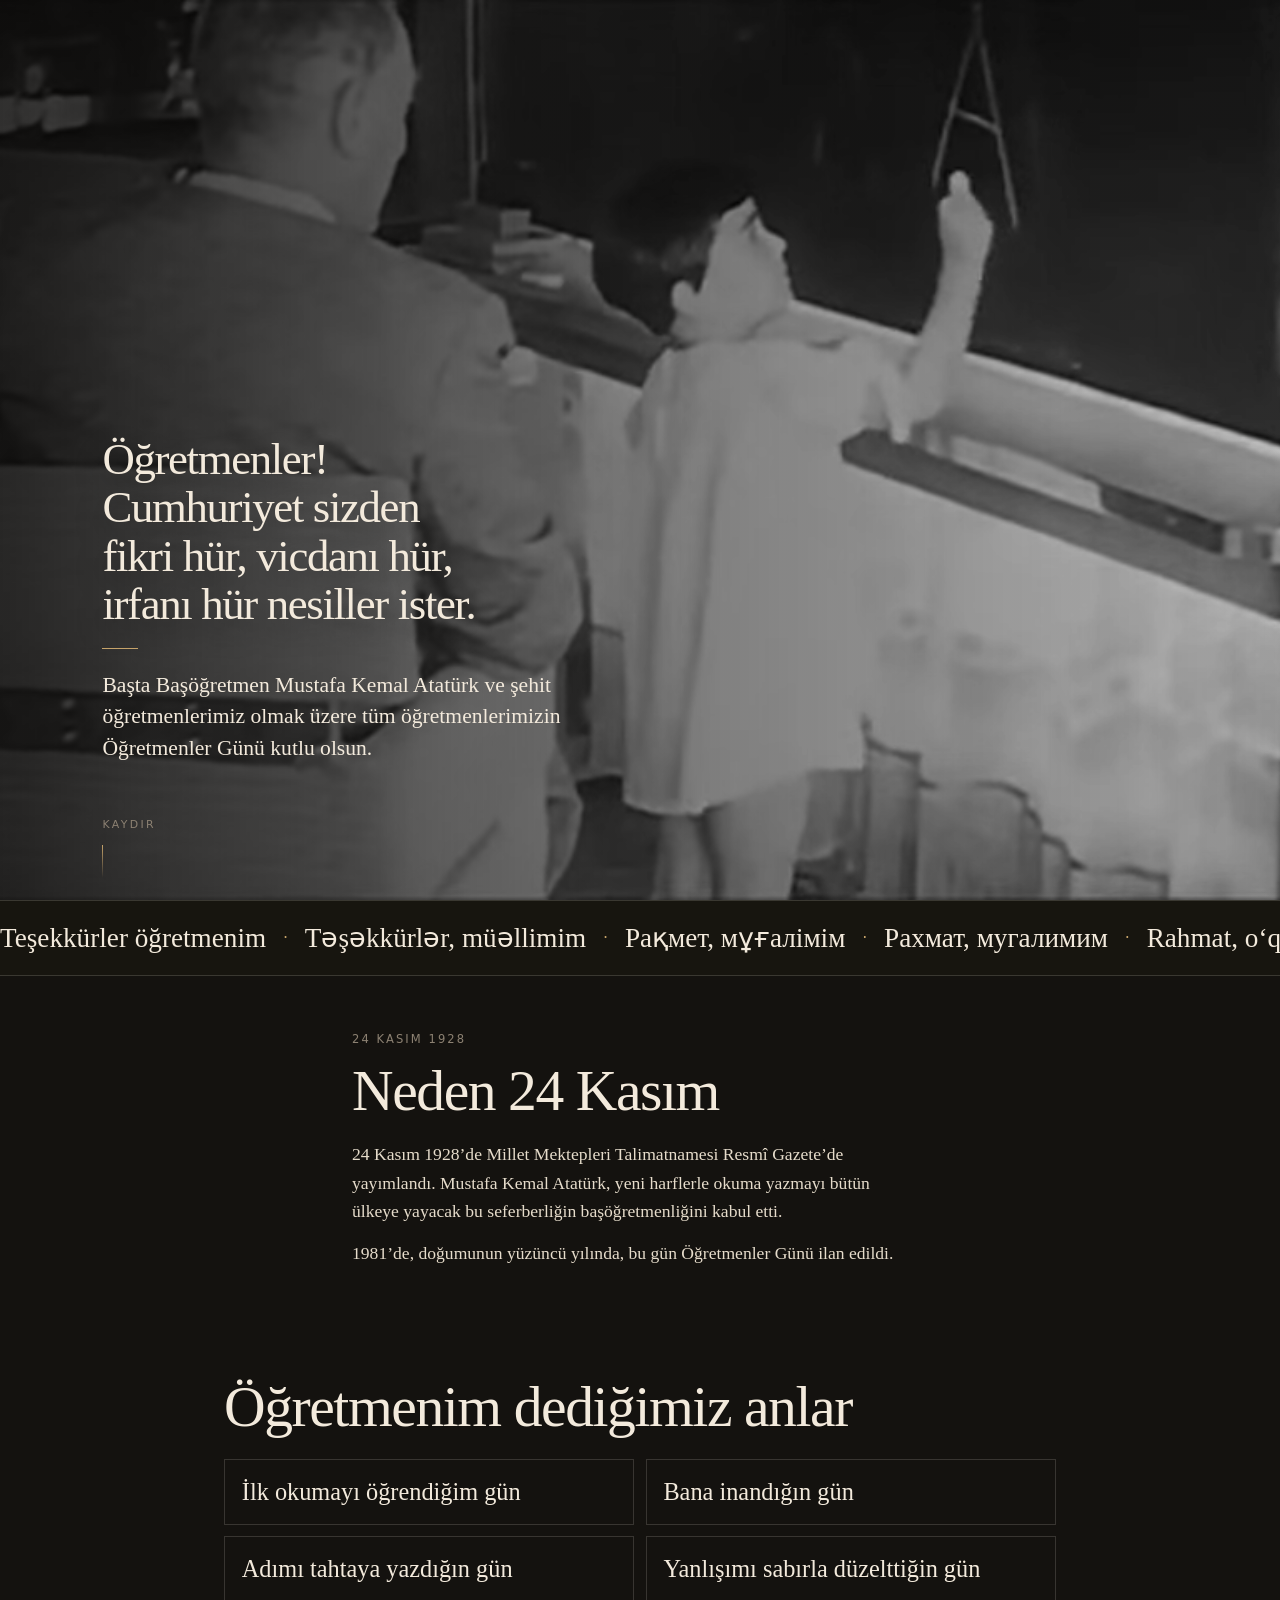
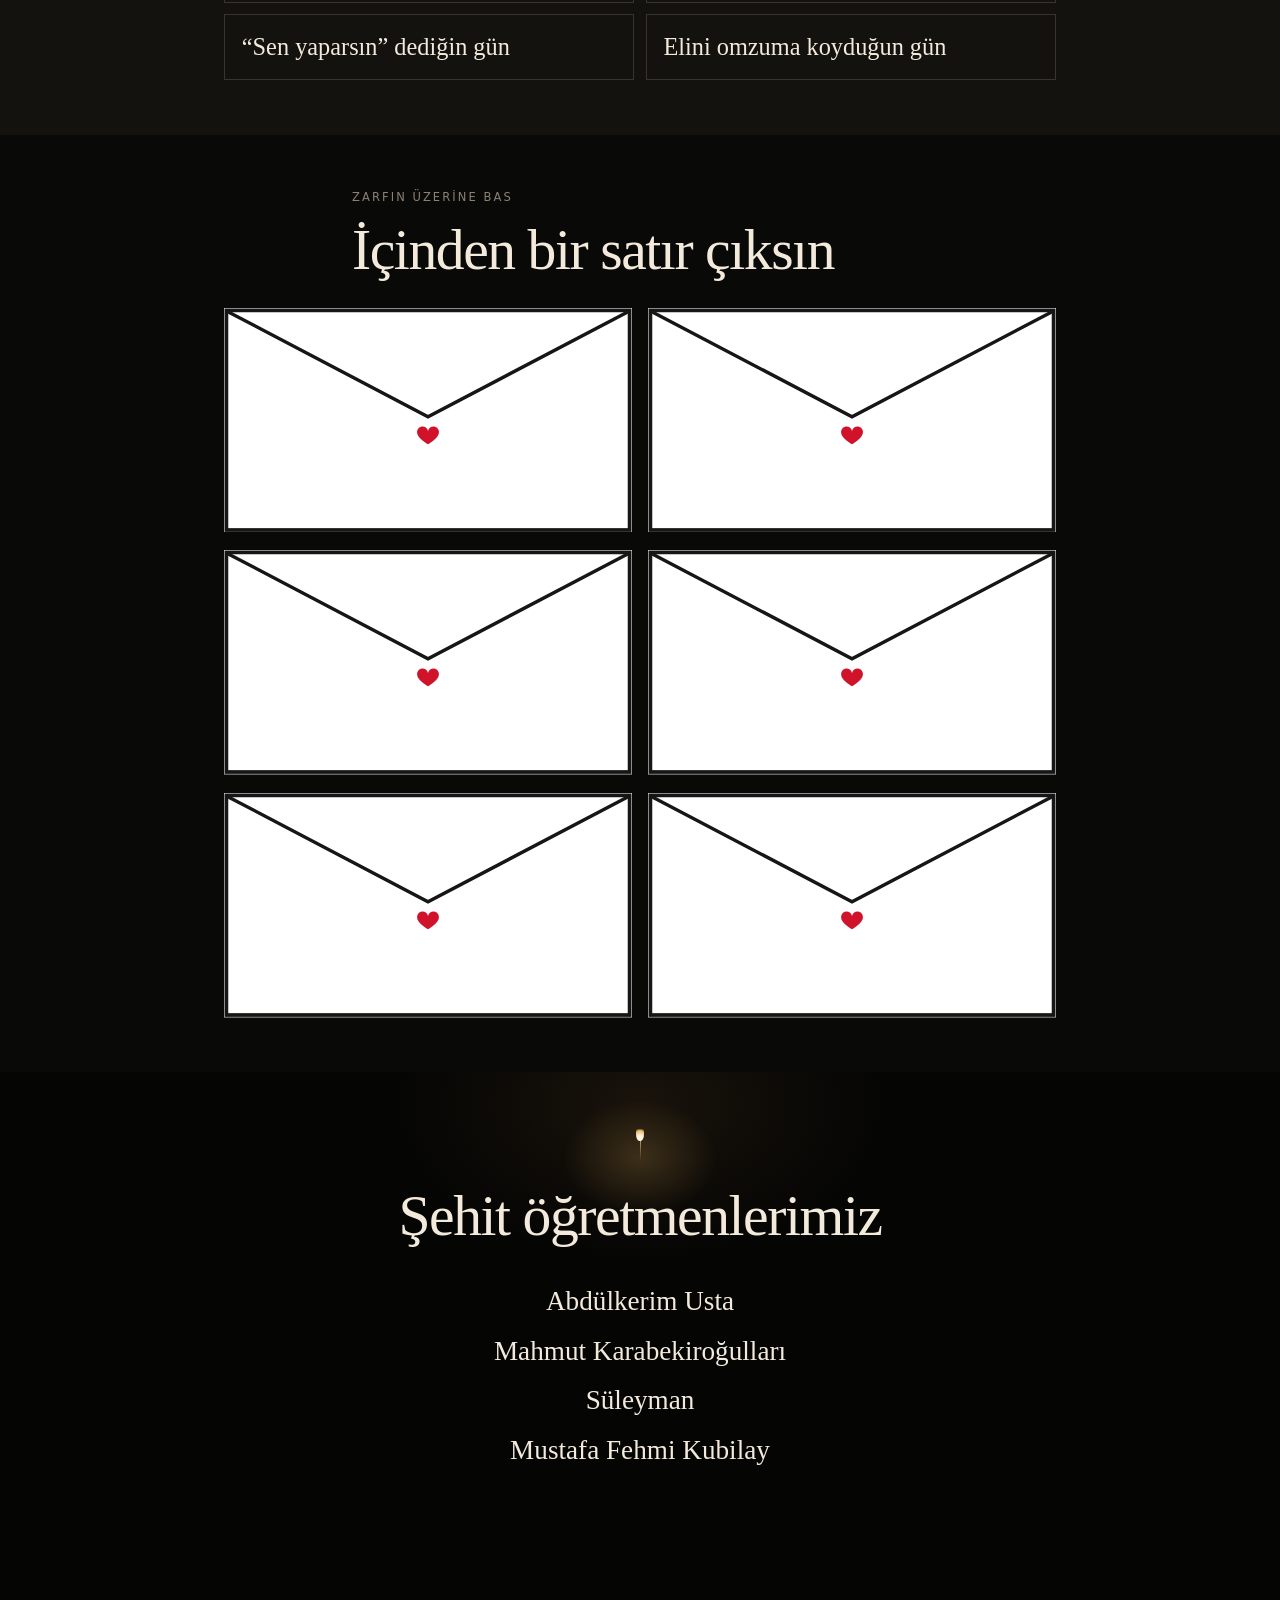
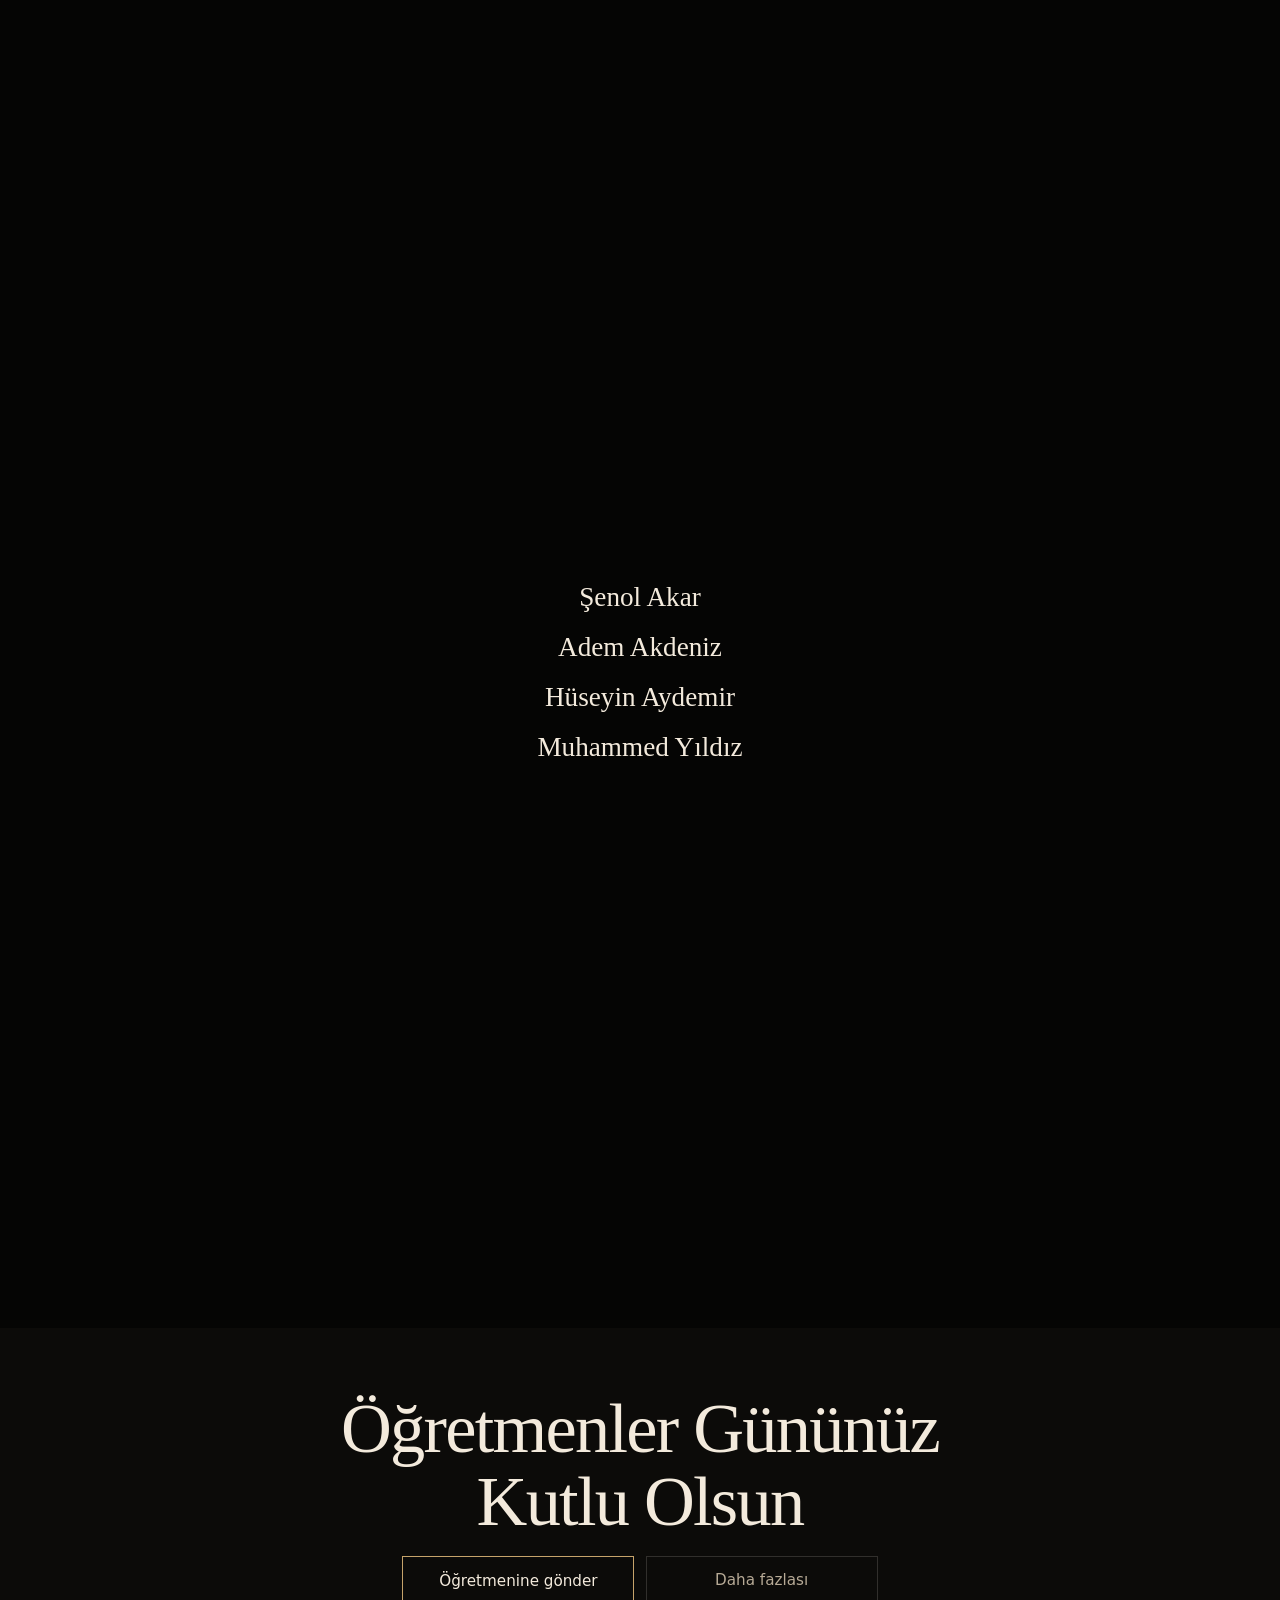
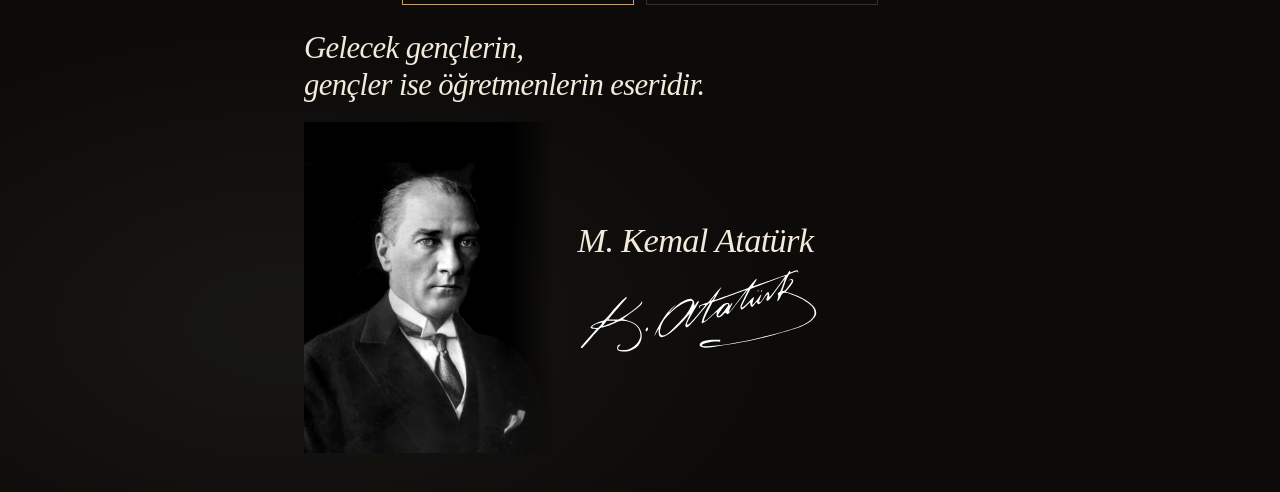
<file: kodlar/ogretmenler-sitesi/index.html>
<!DOCTYPE html>
<html lang="tr">
<head>
<meta charset="utf-8">
<meta name="viewport" content="width=device-width, initial-scale=1, viewport-fit=cover">
<title>Öğretmenler Gününüz Kutlu Olsun</title>
<meta name="description" content="Öğretmenler! Cumhuriyet sizden fikri hür, vicdanı hür, irfanı hür nesiller ister.">
<meta name="theme-color" content="#14120f">
<meta name="color-scheme" content="dark">
<link rel="canonical" href="https://leventefe06.github.io/kodlar/ogretmenler-sitesi/">
<meta property="og:title" content="Öğretmenler Gününüz Kutlu Olsun">
<meta property="og:description" content="Öğretmenler! Cumhuriyet sizden fikri hür, vicdanı hür, irfanı hür nesiller ister.">
<meta property="og:type" content="website">
<meta property="og:url" content="https://leventefe06.github.io/kodlar/ogretmenler-sitesi/">
<meta property="og:locale" content="tr_TR">
<meta name="twitter:card" content="summary">
<meta name="twitter:title" content="Öğretmenler Gününüz Kutlu Olsun">
<meta name="twitter:description" content="Öğretmenler! Cumhuriyet sizden fikri hür, vicdanı hür, irfanı hür nesiller ister.">
<link rel="icon" href="data:image/svg+xml,%3Csvg xmlns='http://www.w3.org/2000/svg' viewBox='0 0 32 32'%3E%3Crect width='32' height='32' fill='%2314120f'/%3E%3Ccircle cx='16' cy='16' r='2.5' fill='%23c6a36a'/%3E%3C/svg%3E">
<style>
:root {
  --zemin: #14120f;
  --murekkep: #f3eadc;
  --soluk: #b7aa96;
  --silik: #8c8172;
  --cizgi: rgba(243, 234, 220, 0.16);
  --vurgu: #c6a36a;
  --gece: #050504;
  --serif: "Iowan Old Style", Palatino, "Palatino Linotype", "Book Antiqua", Georgia, "Times New Roman", "Noto Serif", "Liberation Serif", serif;
  --sans: system-ui, -apple-system, "Segoe UI", Roboto, Helvetica, Arial, sans-serif;
}
* { box-sizing: border-box; }
html { scroll-behavior: auto; }
body {
  margin: 0;
  background: var(--zemin);
  color: var(--murekkep);
  font-family: var(--sans);
  font-weight: 400;
  line-height: 1.5;
  text-rendering: optimizeLegibility;
  -webkit-font-smoothing: antialiased;
  overflow-x: hidden;
}
::selection { background: var(--vurgu); color: #1a140c; }
h1, h2, p, ul { margin: 0; }
ul { padding: 0; list-style: none; }
button, a { -webkit-tap-highlight-color: transparent; }
.giris {
  position: relative;
  min-height: 100vh;
  min-height: 100svh;
  display: flex;
  flex-direction: column;
  align-items: stretch;
  padding: 0;
  background: #100e0c;
  overflow: hidden;
}
.giris::before {
  content: "";
  position: absolute;
  inset: -10%;
  background: #100e0c url("zemin.jpg") center 38% / cover no-repeat;
  filter: blur(14px) brightness(0.8) saturate(0.9);
  transform: scale(1.08);
}
.film {
  position: absolute;
  z-index: 1;
  top: 0;
  left: 0;
  right: 0;
  width: 100%;
  height: min(68svh, 36rem);
  overflow: hidden;
  -webkit-mask-image: linear-gradient(to bottom, #000 42%, transparent 100%);
  mask-image: linear-gradient(to bottom, #000 42%, transparent 100%);
}
.film video {
  width: 100%;
  height: 100%;
  object-fit: cover;
  object-position: center 36%;
  display: block;
}
.giris::after {
  content: "";
  position: absolute;
  left: 0;
  right: 0;
  bottom: 0;
  height: 52%;
  z-index: 1;
  pointer-events: none;
  background: linear-gradient(to bottom, rgba(16, 14, 12, 0) 0%, rgba(16, 14, 12, 0.34) 42%, rgba(16, 14, 12, 0.72) 100%);
}
.giris-ic {
  position: relative;
  z-index: 2;
  display: flex;
  flex: 1;
  flex-direction: column;
  justify-content: flex-end;
  width: min(100%, 40rem);
  margin-top: 0;
  padding: 0 1.4rem 3.4rem;
}
.soz-ust { display: flex; flex-direction: column; }
.kutlama {
  margin-top: 0.2rem;
  max-width: 26em;
  padding-right: 4.6rem;
  font-family: var(--serif);
  font-size: clamp(1.05rem, 4.3vw, 1.35rem);
  line-height: 1.45;
  animation: belirme 1.5s cubic-bezier(.22, .61, .36, 1) 0.2s both;
}
.giris h1 {
  font-family: var(--serif);
  font-weight: 400;
  font-size: clamp(1.85rem, 8.1vw, 3.6rem);
  line-height: 1.08;
  letter-spacing: -0.03em;
  max-width: 12em;
  text-shadow: 0 12px 30px rgba(0, 0, 0, 0.45);
  animation: belirme 1.5s cubic-bezier(.22, .61, .36, 1) both;
}
.cizgi {
  width: 2.25rem;
  height: 1px;
  margin: 1.2rem 0 1.15rem;
  background: var(--vurgu);
  animation: belirme 1.5s cubic-bezier(.22, .61, .36, 1) 0.12s both;
}
.unvan {
  display: block;
  color: var(--vurgu);
  font-size: 0.72rem;
  letter-spacing: 0.16em;
  text-transform: uppercase;
}
.isim {
  display: block;
  margin-top: 0.35rem;
  font-family: var(--serif);
  font-size: clamp(1.45rem, 5.8vw, 1.85rem);
  line-height: 1.15;
}
.giris .alt { padding-right: 5.2rem; }
.alt {
  margin-top: 1.35rem;
  color: var(--soluk);
  font-size: 0.78rem;
  letter-spacing: 0.16em;
  text-transform: uppercase;
  animation: belirme 1.5s cubic-bezier(.22, .61, .36, 1) 0.28s both;
}
.ipucu {
  position: absolute;
  z-index: 3;
  right: 1.4rem;
  bottom: calc(1.35rem + env(safe-area-inset-bottom));
  text-align: right;
  color: var(--silik);
  font-size: 0.68rem;
  letter-spacing: 0.22em;
  text-transform: uppercase;
  animation: belirme 1.5s cubic-bezier(.22, .61, .36, 1) 0.34s both;
}
.ipucu::after {
  content: "";
  display: block;
  width: 1px;
  height: 2.1rem;
  margin-top: 0.7rem;
  margin-left: auto;
  background: linear-gradient(var(--vurgu), transparent);
}
@keyframes belirme {
  from { opacity: 0; transform: translateY(12px); }
  to { opacity: 1; transform: none; }
}
.serit {
  border-top: 1px solid var(--cizgi);
  border-bottom: 1px solid var(--cizgi);
  background: #17150f;
  overflow: hidden;
  padding: 1.15rem 0;
}
.grup {
  display: flex;
  flex-wrap: wrap;
  align-items: center;
  gap: 0.35rem 0;
  padding: 0 1.2rem;
}
.serit-yol.akar {
  display: flex;
  width: max-content;
  animation: kay 88s linear infinite;
}
.serit-yol.akar .grup {
  flex-wrap: nowrap;
  padding: 0;
}
.soz {
  font-family: var(--serif);
  font-size: clamp(1.28rem, 4.4vw, 1.7rem);
  line-height: 1.2;
  white-space: nowrap;
  padding: 0.15rem 0;
}
.ayir {
  color: var(--vurgu);
  padding: 0 1.05rem;
  font-size: 1rem;
  line-height: 1;
}
@keyframes kay {
  from { transform: translateX(0); }
  to { transform: translateX(-50%); }
}
.bolum {
  padding: 2.35rem 1.4rem;
}
.kolon {
  max-width: 36rem;
  margin: 0 auto;
}
.ustbilgi {
  color: var(--silik);
  font-size: 0.72rem;
  letter-spacing: 0.18em;
  text-transform: uppercase;
  margin-bottom: 0.85rem;
}
h2 {
  font-family: var(--serif);
  font-weight: 400;
  font-size: clamp(2.15rem, 8.4vw, 3.6rem);
  line-height: 1.05;
  letter-spacing: -0.025em;
}
.anlat {
  margin-top: 1.15rem;
  max-width: 34rem;
  color: #e6dccb;
  font-family: var(--serif);
  font-size: 1.1rem;
  line-height: 1.62;
}
.anlat p + p { margin-top: 0.85rem; }
.anlar-bas,
.kartlar {
  max-width: 52rem;
  margin-left: auto;
  margin-right: auto;
}
.kartlar {
  margin-top: 1.35rem;
  display: grid;
  gap: 0.55rem;
}
.kartlar li {
  border: 1px solid var(--cizgi);
  padding: 1rem 1.05rem 1.05rem;
  font-family: var(--serif);
  font-size: clamp(1.22rem, 5.1vw, 1.52rem);
  line-height: 1.3;
}
.mektuplar {
  background: #090908;
  padding-bottom: 1.05rem;
}
.mektuplar h2 { max-width: 9em; }
.zarflar {
  max-width: 40rem;
  margin: 1.7rem auto 0;
  display: grid;
  grid-template-columns: 1fr 1fr;
  gap: 0.95rem 0.75rem;
  align-items: end;
}
.zarf {
  position: relative;
  display: flex;
  flex-direction: column;
  width: 100%;
  margin: 0;
  padding: 0;
  border: 0;
  background: transparent;
  color: #1c1610;
  font: inherit;
  text-align: left;
  cursor: pointer;
}
.zarf:focus-visible {
  outline: 1px solid var(--vurgu);
  outline-offset: 4px;
}
.kagit-yer {
  order: -1;
  display: grid;
  grid-template-rows: 0fr;
  transition: grid-template-rows 1.15s cubic-bezier(.42, 0, .58, 1);
}
.zarf.acik .kagit-yer { grid-template-rows: 1fr; }
.kagit {
  min-height: 0;
  overflow: hidden;
  margin: 0 6% 0;
  background: #f4efe4;
  color: #1c1610;
  font-family: var(--serif);
  font-size: 0.8rem;
  line-height: 1.38;
  box-shadow: 0 8px 16px rgba(0, 0, 0, 0.2);
  transition: margin-bottom 1.15s cubic-bezier(.42, 0, .58, 1);
}
.kagit span {
  display: block;
  padding: 0.75rem 0.62rem 2.75rem;
  transform: translateY(108%);
  transition: transform 1.15s cubic-bezier(.42, 0, .58, 1);
}
.zarf.acik .kagit { margin-bottom: -1.9rem; }
.zarf.acik .kagit span { transform: translateY(0); }
.zarf-svg {
  position: relative;
  z-index: 2;
  display: block;
  width: 100%;
  height: auto;
}
.anma {
  background:
    radial-gradient(ellipse 22rem 14rem at 50% 2rem, rgba(198, 140, 70, 0.1), transparent 70%),
    var(--gece);
  padding: 2.55rem 1.35rem 1.55rem;
}
.mum {
  position: relative;
  width: 2.5rem;
  height: 2.6rem;
  margin: 0 auto 1.15rem;
}
.mum::before {
  content: "";
  position: absolute;
  left: 50%;
  top: -1.8rem;
  width: 10rem;
  height: 7.5rem;
  transform: translateX(-50%);
  background: radial-gradient(ellipse at center, rgba(232, 180, 96, 0.2), rgba(232, 180, 96, 0) 68%);
}
.alev {
  position: absolute;
  z-index: 1;
  left: 50%;
  top: 0;
  width: 0.45rem;
  height: 0.9rem;
  margin-left: -0.225rem;
  border-radius: 50% 50% 46% 46%;
  background: radial-gradient(circle at 50% 78%, #fff7e4 0 18%, #e7b56a 58%, rgba(231, 181, 106, 0) 74%);
  transform-origin: 50% 100%;
  animation: nefes 3.6s ease-in-out infinite;
}
.fitil {
  position: absolute;
  left: 50%;
  top: 0.78rem;
  width: 1px;
  height: 1.35rem;
  margin-left: -0.5px;
  background: linear-gradient(#c6a36a, rgba(198, 163, 106, 0));
}
@keyframes nefes {
  0%, 100% { transform: scale(1, 1); opacity: 0.9; }
  50% { transform: scale(0.9, 1.08) translateY(1px); opacity: 1; }
}
.anma h2 { text-align: center; }
.adlar {
  max-width: 28rem;
  margin: 1.85rem auto 0;
  text-align: center;
}
.ad {
  font-family: var(--serif);
  font-size: clamp(1.22rem, 5.1vw, 1.7rem);
  line-height: 1.22;
  padding: 0.52rem 0.4rem;
}
.son { margin-top: 2.1rem; padding-top: 0.25rem; }
.son-ust {
  display: block;
  color: #a89880;
  font-size: clamp(1.12rem, 4.3vw, 1.4rem);
  line-height: 1.45;
}
.son-alt {
  display: block;
  margin-top: 0.55rem;
  font-size: clamp(1.55rem, 6.2vw, 2.05rem);
}
.kapanis {
  display: flex;
  flex-direction: column;
  align-items: center;
  justify-content: flex-start;
  text-align: center;
  padding: 3.1rem 1.25rem calc(1.6rem + env(safe-area-inset-bottom));
  background:
    radial-gradient(ellipse at 22% 78%, rgba(243, 234, 220, 0.05), transparent 36%),
    #0c0b09;
}
.kapanis h2 {
  font-size: clamp(2.05rem, 8.2vw, 4.4rem);
  line-height: 1.04;
  max-width: 16em;
}
.dugmeler {
  display: flex;
  flex-direction: column;
  align-items: stretch;
  gap: 0.7rem;
  width: min(18rem, 100%);
  margin: 1.15rem auto 0;
}
.afis {
  width: min(36rem, 100%);
  margin: 1.25rem 0 0;
  text-align: left;
}
.afis blockquote {
  margin: 0 0 1.05rem;
  font-family: var(--serif);
  font-style: italic;
  font-weight: 400;
  font-size: clamp(1.38rem, 5.5vw, 2.05rem);
  line-height: 1.22;
  letter-spacing: -0.02em;
}
.afis-alt {
  display: grid;
  grid-template-columns: minmax(8.5rem, 0.86fr) minmax(0, 1.15fr);
  gap: 0.85rem 1rem;
  align-items: center;
}
.afis-alt > img {
  width: 100%;
  height: auto;
  display: block;
  -webkit-mask-image: linear-gradient(to right, #000 82%, transparent 100%);
  mask-image: linear-gradient(to right, #000 82%, transparent 100%);
}
.afis figcaption { margin: 0; }
.afis-ad {
  display: block;
  font-family: var(--serif);
  font-style: italic;
  font-size: clamp(1.45rem, 5.8vw, 2.15rem);
  line-height: 1.15;
  letter-spacing: -0.02em;
}
.afis-alt .imza-cizgi {
  display: block;
  width: min(12.5rem, 100%);
  height: auto;
  margin-top: 0.45rem;
  filter: invert(0.94) sepia(0.18) saturate(0.45) brightness(1.05);
}
.dugme {
  display: flex;
  align-items: center;
  justify-content: center;
  min-height: 48px;
  padding: 0.75rem 1.1rem;
  border: 1px solid var(--cizgi);
  background: transparent;
  color: var(--murekkep);
  font-family: var(--sans);
  font-size: 0.95rem;
  text-decoration: none;
  cursor: pointer;
}
.dugme.asıl { border-color: var(--vurgu); }
.dugme.ikincil { color: var(--soluk); }
.dugme:focus-visible {
  outline: 1px solid var(--vurgu);
  outline-offset: 3px;
}
.duyuru {
  position: fixed;
  left: 1rem;
  right: 1rem;
  bottom: calc(1.15rem + env(safe-area-inset-bottom));
  text-align: center;
  font-size: 0.84rem;
  letter-spacing: 0.03em;
  color: var(--murekkep);
  opacity: 0;
  transform: translateY(6px);
  transition: opacity 0.4s ease, transform 0.4s ease;
  pointer-events: none;
}
.duyuru.goster { opacity: 1; transform: none; }
[data-belir], .ad {
  transition: opacity 1.2s cubic-bezier(.22, .61, .36, 1), transform 1.2s cubic-bezier(.22, .61, .36, 1), border-color 0.4s ease;
}
html.canli [data-belir],
html.canli .ad {
  opacity: 0;
  transform: translateY(14px);
}
html.canli [data-belir].gorundu,
html.canli .ad.gorundu {
  opacity: 1;
  transform: none;
}
html.canli .ad { transition-duration: 1.05s; }
@media (hover: hover) {
  .kartlar li:hover { border-color: rgba(198, 163, 106, 0.55); }
  .dugme:hover { border-color: var(--vurgu); color: var(--murekkep); }
}
@media (min-width: 800px) {
  .giris { justify-content: flex-end; padding: 0 0 4rem; }
  .giris::before { filter: blur(18px) brightness(0.34) saturate(0.7); }
  .giris::after {
    height: 100%;
    background: linear-gradient(90deg, rgba(10, 9, 8, 0.82) 0%, rgba(10, 9, 8, 0.46) 46%, rgba(10, 9, 8, 0.18) 100%);
  }
  .film {
    position: absolute;
    inset: 0;
    margin: 0;
    height: 100%;
    aspect-ratio: auto;
    -webkit-mask-image: none;
    mask-image: none;
  }
  .film video { object-position: 62% center; }
  .giris-ic {
    flex: none;
    justify-content: flex-end;
    width: min(40rem, 46vw);
    margin: 0 0 8vh 8vw;
    padding: 0;
  }
  .giris h1 { font-size: clamp(2.35rem, 3.5vw, 3.5rem); }
  .kutlama { padding-right: 0; max-width: 22em; }
  .giris .alt { padding-right: 0; }
  .ipucu { left: 8vw; right: auto; text-align: left; }
  .ipucu::after { margin-left: 0; }
  .bolum { padding: 3.4rem 2rem; }
  .kartlar { grid-template-columns: 1fr 1fr; gap: 0.7rem; }
  .zarflar { max-width: 52rem; gap: 1.15rem 1rem; }
  .kagit { font-size: 1.02rem; }
  .anma { padding: 3.4rem 2rem 1.85rem; }
  .dugmeler { flex-direction: row; width: auto; justify-content: center; }
  .dugme { min-width: 14.5rem; }
  .kapanis { padding: 4rem 6vw 2.4rem; }
  .kapanis > div { width: min(42rem, 100%); }
  .afis { width: 100%; margin-top: 1.55rem; }
  .afis blockquote { font-size: clamp(1.7rem, 2.4vw, 2.2rem); max-width: 16em; }
  .afis-alt { grid-template-columns: 15.5rem minmax(14rem, 16rem); gap: 0.4rem 1.6rem; align-items: center; }
  .afis-alt .imza-cizgi { width: 15rem; }
}
@media (prefers-reduced-motion: reduce) {
  .giris h1, .cizgi, .kutlama, .ipucu, .alev, .serit-yol.akar { animation: none; }
  .film video { display: none; }
  [data-belir], .ad, .kagit, .kagit-yer, .kagit span { transition: none; }
}
html.kayit {
  scroll-behavior: auto;
  scrollbar-width: none;
}
html.kayit body {
  scrollbar-width: none;
  touch-action: none;
  overscroll-behavior: none;
}
html.kayit::-webkit-scrollbar,
html.kayit body::-webkit-scrollbar {
  display: none;
  width: 0;
  height: 0;
}
</style>
<script>
if (!window.matchMedia("(prefers-reduced-motion: reduce)").matches) {
  document.documentElement.classList.add("canli");
}
if (new URLSearchParams(location.search).has("kayit")) {
  document.documentElement.classList.add("kayit");
}
</script>
</head>
<body>
<main>
  <section class="giris">
    <div class="film">
      <video autoplay muted loop playsinline poster="zemin.jpg" tabindex="-1">
        <source src="zemin.webm" type="video/webm">
        <source src="zemin.mp4" type="video/mp4">
      </video>
    </div>
    <div class="giris-ic">
      <div class="soz-ust">
        <h1>Öğretmenler!<br>Cumhuriyet sizden<br>fikri hür, vicdanı hür,<br>irfanı hür nesiller ister.</h1>
        <div class="cizgi"></div>
      </div>
      <p class="kutlama">Başta Başöğretmen Mustafa Kemal Atatürk ve şehit öğretmenlerimiz olmak üzere tüm öğretmenlerimizin Öğretmenler Günü kutlu olsun.</p>
    </div>
    <p class="ipucu">kaydır</p>
  </section>

  <section class="serit" data-belir aria-label="Teşekkürler öğretmenim">
    <div class="serit-yol" id="yol">
      <div class="grup" id="grup">
        <span class="soz" lang="tr">Teşekkürler öğretmenim</span><span class="ayir" aria-hidden="true">·</span>
        <span class="soz" lang="az">Təşəkkürlər, müəllimim</span><span class="ayir" aria-hidden="true">·</span>
        <span class="soz" lang="kk">Рақмет, мұғалімім</span><span class="ayir" aria-hidden="true">·</span>
        <span class="soz" lang="ky">Рахмат, мугалимим</span><span class="ayir" aria-hidden="true">·</span>
        <span class="soz" lang="uz">Rahmat, o‘qituvchim</span><span class="ayir" aria-hidden="true">·</span>
        <span class="soz" lang="tk">Sag bol, mugallymym</span><span class="ayir" aria-hidden="true">·</span>
      </div>
    </div>
  </section>

  <section class="bolum neden">
    <div class="kolon" data-belir>
      <p class="ustbilgi">24 Kasım 1928</p>
      <h2>Neden 24 Kasım</h2>
      <div class="anlat">
        <p>24 Kasım 1928’de Millet Mektepleri Talimatnamesi Resmî Gazete’de yayımlandı. Mustafa Kemal Atatürk, yeni harflerle okuma yazmayı bütün ülkeye yayacak bu seferberliğin başöğretmenliğini kabul etti.</p>
        <p>1981’de, doğumunun yüzüncü yılında, bu gün Öğretmenler Günü ilan edildi.</p>
      </div>
    </div>
  </section>

  <section class="bolum anlar">
    <h2 class="anlar-bas" data-belir>Öğretmenim dediğimiz anlar</h2>
    <ul class="kartlar">
      <li data-belir>İlk okumayı öğrendiğim gün</li>
      <li data-belir>Bana inandığın gün</li>
      <li data-belir>Adımı tahtaya yazdığın gün</li>
      <li data-belir>Yanlışımı sabırla düzelttiğin gün</li>
      <li data-belir>“Sen yaparsın” dediğin gün</li>
      <li data-belir>Elini omzuma koyduğun gün</li>
    </ul>
  </section>

  <section class="bolum mektuplar">
    <div class="kolon" data-belir>
      <p class="ustbilgi">Zarfın üzerine bas</p>
      <h2>İçinden bir satır çıksın</h2>
    </div>
    <div class="zarflar">
      <button class="zarf" type="button" aria-expanded="false">
        <svg class="zarf-svg" viewBox="0 0 240 132" aria-hidden="true"><rect width="240" height="132" fill="#fff"/><rect x="1.4" y="1.4" width="237.2" height="129.2" fill="#fff" stroke="#161616" stroke-width="2.2"/><polyline points="2,2 120,64 238,2" fill="none" stroke="#161616" stroke-width="2"/><path fill="#d0122a" d="M120 80.2c0 0-6.4-3.7-6.4-6.8a3.2 3.2 0 0 1 6.4-1 3.2 3.2 0 0 1 6.4 1c0 3.1-6.4 6.8-6.4 6.8z"/></svg>
        <span class="kagit-yer"><span class="kagit"><span>“Belki sizin için sıradan bir ders günüydü, ama benim için hayatım boyunca unutmayacağım bir şey öğrendiğim gündü.”</span></span></span>
      </button>
      <button class="zarf" type="button" aria-expanded="false">
        <svg class="zarf-svg" viewBox="0 0 240 132" aria-hidden="true"><rect width="240" height="132" fill="#fff"/><rect x="1.4" y="1.4" width="237.2" height="129.2" fill="#fff" stroke="#161616" stroke-width="2.2"/><polyline points="2,2 120,64 238,2" fill="none" stroke="#161616" stroke-width="2"/><path fill="#d0122a" d="M120 80.2c0 0-6.4-3.7-6.4-6.8a3.2 3.2 0 0 1 6.4-1 3.2 3.2 0 0 1 6.4 1c0 3.1-6.4 6.8-6.4 6.8z"/></svg>
        <span class="kagit-yer"><span class="kagit"><span>“Bana yalnızca bilmediklerimi öğretmediniz; bazen kendimde göremediğim güzellikleri de gösterdiniz.”</span></span></span>
      </button>
      <button class="zarf" type="button" aria-expanded="false">
        <svg class="zarf-svg" viewBox="0 0 240 132" aria-hidden="true"><rect width="240" height="132" fill="#fff"/><rect x="1.4" y="1.4" width="237.2" height="129.2" fill="#fff" stroke="#161616" stroke-width="2.2"/><polyline points="2,2 120,64 238,2" fill="none" stroke="#161616" stroke-width="2"/><path fill="#d0122a" d="M120 80.2c0 0-6.4-3.7-6.4-6.8a3.2 3.2 0 0 1 6.4-1 3.2 3.2 0 0 1 6.4 1c0 3.1-6.4 6.8-6.4 6.8z"/></svg>
        <span class="kagit-yer"><span class="kagit"><span>“Yıllar sonra aynı sıralarda olmayacağız belki ama öğrettikleriniz, kurduğunuz cümleler ve bize kattıklarınız hep bizimle kalacak.”</span></span></span>
      </button>
      <button class="zarf" type="button" aria-expanded="false">
        <svg class="zarf-svg" viewBox="0 0 240 132" aria-hidden="true"><rect width="240" height="132" fill="#fff"/><rect x="1.4" y="1.4" width="237.2" height="129.2" fill="#fff" stroke="#161616" stroke-width="2.2"/><polyline points="2,2 120,64 238,2" fill="none" stroke="#161616" stroke-width="2"/><path fill="#d0122a" d="M120 80.2c0 0-6.4-3.7-6.4-6.8a3.2 3.2 0 0 1 6.4-1 3.2 3.2 0 0 1 6.4 1c0 3.1-6.4 6.8-6.4 6.8z"/></svg>
        <span class="kagit-yer"><span class="kagit"><span>“Bir gün yollarımız ayrı düşse de hayatımın bir döneminde bana ışık olduğunuzu hiç unutmayacağım.”</span></span></span>
      </button>
      <button class="zarf" type="button" aria-expanded="false">
        <svg class="zarf-svg" viewBox="0 0 240 132" aria-hidden="true"><rect width="240" height="132" fill="#fff"/><rect x="1.4" y="1.4" width="237.2" height="129.2" fill="#fff" stroke="#161616" stroke-width="2.2"/><polyline points="2,2 120,64 238,2" fill="none" stroke="#161616" stroke-width="2"/><path fill="#d0122a" d="M120 80.2c0 0-6.4-3.7-6.4-6.8a3.2 3.2 0 0 1 6.4-1 3.2 3.2 0 0 1 6.4 1c0 3.1-6.4 6.8-6.4 6.8z"/></svg>
        <span class="kagit-yer"><span class="kagit"><span>“Bazen tek bir cümleniz, günlerce düşündüğüm bir sorunun cevabı; bazen de kendime inanmam için ihtiyaç duyduğum tek şey oldu.”</span></span></span>
      </button>
      <button class="zarf" type="button" aria-expanded="false">
        <svg class="zarf-svg" viewBox="0 0 240 132" aria-hidden="true"><rect width="240" height="132" fill="#fff"/><rect x="1.4" y="1.4" width="237.2" height="129.2" fill="#fff" stroke="#161616" stroke-width="2.2"/><polyline points="2,2 120,64 238,2" fill="none" stroke="#161616" stroke-width="2"/><path fill="#d0122a" d="M120 80.2c0 0-6.4-3.7-6.4-6.8a3.2 3.2 0 0 1 6.4-1 3.2 3.2 0 0 1 6.4 1c0 3.1-6.4 6.8-6.4 6.8z"/></svg>
        <span class="kagit-yer"><span class="kagit"><span>“Büyüdüğümüzde belki mesleğinizi değil, bize hissettirdiğiniz değeri ve hayatımıza kattığınız güzellikleri hatırlayacağız.”</span></span></span>
      </button>
    </div>
  </section>

  <section class="anma" id="anma">
    <div data-belir>
      <div class="mum" aria-hidden="true"><span class="alev"></span><span class="fitil"></span></div>
      <h2>Şehit öğretmenlerimiz</h2>
    </div>
    <ul class="adlar">
      <li class="ad">Abdülkerim Usta</li>
      <li class="ad">Mahmut Karabekiroğulları</li>
      <li class="ad">Süleyman</li>
      <li class="ad">Mustafa Fehmi Kubilay</li>
      <li class="ad">Mehmet Saygıgüder</li>
      <li class="ad">Recep Çakır</li>
      <li class="ad">Bekir Dedaş</li>
      <li class="ad">Nevzat Demirci</li>
      <li class="ad">Ömer Faruk Bingöl</li>
      <li class="ad">Fevzi Ateş</li>
      <li class="ad">Ali İncekara</li>
      <li class="ad">Ergün Erol Gürsesoğlu</li>
      <li class="ad">Kadir Kayhan</li>
      <li class="ad">Selahattin Karakaş</li>
      <li class="ad">Şekip Akın</li>
      <li class="ad">İsa Karaaslan</li>
      <li class="ad">Asım Özden</li>
      <li class="ad">Aydın Acun</li>
      <li class="ad">Şenol Akar</li>
      <li class="ad">Adem Akdeniz</li>
      <li class="ad">Hüseyin Aydemir</li>
      <li class="ad">Muhammed Yıldız</li>
      <li class="ad">Ali Boşgelmez</li>
      <li class="ad">Lokman Çeker</li>
      <li class="ad">Musa Sarısaç</li>
      <li class="ad">Mustafa Çağlar</li>
      <li class="ad">Mitat Eren</li>
      <li class="ad">Nuri Öztürk</li>
      <li class="ad">Sezgin Yolcu</li>
      <li class="ad">Çevik Ersin Temel</li>
      <li class="ad son"><span class="son-ust">ve tüm şehit öğretmenlerimiz…</span><span class="son-alt">Unutmadık.</span></li>
    </ul>
  </section>

  <section class="kapanis">
    <div data-belir>
      <h2>Öğretmenler Gününüz<br>Kutlu Olsun</h2>
      <div class="dugmeler">
        <button type="button" class="dugme asıl" id="gonder">Öğretmenine gönder</button>
        <a class="dugme ikincil" href="https://leventefe06.github.io">Daha fazlası</a>
      </div>
      <figure class="afis">
        <blockquote>Gelecek gençlerin,<br>gençler ise öğretmenlerin eseridir.</blockquote>
        <div class="afis-alt">
          <img src="kapanis-portre.png" alt="Mustafa Kemal Atatürk" width="748" height="1000">
          <figcaption>
            <span class="afis-ad">M. Kemal Atatürk</span>
            <img class="imza-cizgi" src="imza.svg" alt="">
          </figcaption>
        </div>
      </figure>
    </div>
  </section>
</main>
<p class="duyuru" id="duyuru" role="status" aria-live="polite"></p>
<script>
(function () {
  try {
  var azalt = window.matchMedia("(prefers-reduced-motion: reduce)").matches;
  var film = document.querySelector(".film video");
  if (film && azalt) {
    film.removeAttribute("autoplay");
    film.pause();
  }
  var yol = document.getElementById("yol");
  var grup = document.getElementById("grup");
  if (!azalt && yol && grup) {
    var kopya = grup.cloneNode(true);
    kopya.setAttribute("aria-hidden", "true");
    yol.appendChild(kopya);
    yol.classList.add("akar");
  }

  if (document.documentElement.classList.contains("canli")) {
    var goz = new IntersectionObserver(function (kayitlar) {
      kayitlar.forEach(function (k) {
        if (!k.isIntersecting) return;
        k.target.classList.add("gorundu");
        goz.unobserve(k.target);
      });
    }, { threshold: 0.01, rootMargin: "0px 0px 24% 0px" });

    Array.prototype.forEach.call(document.querySelectorAll("[data-belir]"), function (el) {
      goz.observe(el);
    });

    var adlar = Array.prototype.slice.call(document.querySelectorAll(".ad"));
    var adGoz = new IntersectionObserver(function (kayitlar) {
      var gelen = kayitlar.filter(function (k) { return k.isIntersecting; });
      gelen.sort(function (a, b) {
        return adlar.indexOf(a.target) - adlar.indexOf(b.target);
      });
      gelen.forEach(function (k, i) {
        adGoz.unobserve(k.target);
        window.setTimeout(function () {
          k.target.classList.add("gorundu");
        }, Math.min(i, 4) * 160);
      });
    }, { threshold: 0.08, rootMargin: "0px 0px 18% 0px" });

    adlar.forEach(function (el) { adGoz.observe(el); });
  }

  var zarflar = document.querySelectorAll(".zarf");
  Array.prototype.forEach.call(zarflar, function (z) {
    z.addEventListener("click", function () {
      var acilacak = !z.classList.contains("acik");
      Array.prototype.forEach.call(zarflar, function (diger) {
        diger.classList.remove("acik");
        diger.setAttribute("aria-expanded", "false");
      });
      if (acilacak) {
        z.classList.add("acik");
        z.setAttribute("aria-expanded", "true");
      }
    });
  });

  var dugme = document.getElementById("gonder");
  var duyuru = document.getElementById("duyuru");
  var zaman = 0;

  function soyle(metin) {
    duyuru.textContent = metin;
    duyuru.classList.add("goster");
    window.clearTimeout(zaman);
    zaman = window.setTimeout(function () {
      duyuru.classList.remove("goster");
    }, 2400);
  }

  function eskiKopya(url) {
    var alan = document.createElement("textarea");
    alan.value = url;
    alan.setAttribute("readonly", "");
    alan.style.position = "fixed";
    alan.style.left = "-999px";
    document.body.appendChild(alan);
    alan.select();
    var oldu = false;
    try { oldu = document.execCommand("copy"); } catch (e) { oldu = false; }
    document.body.removeChild(alan);
    return oldu;
  }

  function kopyala(url) {
    var tamam = function () { soyle("Bağlantı kopyalandı"); };
    var degil = function () { soyle("Bağlantı kopyalanamadı"); };
    if (navigator.clipboard && window.isSecureContext) {
      navigator.clipboard.writeText(url).then(tamam, function () {
        if (eskiKopya(url)) tamam(); else degil();
      });
      return;
    }
    if (eskiKopya(url)) tamam(); else degil();
  }

  function adres() {
    if (location.hostname === "leventefe06.github.io") {
      var u = location.href.split("#")[0];
      if (u.slice(-10) === "index.html") u = u.slice(0, -10);
      return u;
    }
    return "https://leventefe06.github.io/kodlar/ogretmenler-sitesi/";
  }

  dugme.addEventListener("click", function () {
    var url = adres();
    var veri = {
      title: "Öğretmenler Gününüz Kutlu Olsun",
      text: "Öğretmenler! Cumhuriyet sizden fikri hür, vicdanı hür, irfanı hür nesiller ister.",
      url: url
    };
    if (navigator.share && (!navigator.canShare || navigator.canShare(veri))) {
      navigator.share(veri).catch(function (err) {
        if (err && err.name === "AbortError") return;
        kopyala(url);
      });
      return;
    }
    kopyala(url);
  });
  } catch (e) {
    document.documentElement.classList.remove("canli");
  }
})();
(function () {
  var sorgu = new URLSearchParams(location.search);
  if (!sorgu.has("kayit")) return;
  var kok = document.documentElement;
  kok.classList.add("kayit");
  kok.style.scrollBehavior = "auto";
  var hiz = Number(sorgu.get("hiz"));
  if (!isFinite(hiz) || hiz <= 0) hiz = 60;
  var durakAcik = sorgu.get("durak") !== "0";
  var ramp = 0.85;
  var y = window.scrollY || 0;
  var v = 0;
  var faz = "bekle";
  var fazSure = 0;
  var kullaniciDurdu = false;
  var duraklanan = [];
  var once = 0;
  var yavas = null;

  function yumusak(u) {
    u = Math.max(0, Math.min(1, u));
    return u * u * (3 - 2 * u);
  }

  function taban() {
    return Math.max(0, kok.scrollHeight - window.innerHeight);
  }

  function anmaIcinde(pos) {
    var anma = document.querySelector(".anma");
    if (!anma) return false;
    var orta = pos + window.innerHeight / 2;
    return orta >= anma.offsetTop && orta < anma.offsetTop + anma.offsetHeight;
  }

  function sonrakiDurak(pos) {
    if (!durakAcik) return null;
    var orta = window.innerHeight / 2;
    var son = taban();
    var secs = document.querySelectorAll("main section");
    var en = null;
    for (var i = 0; i < secs.length; i++) {
      var el = secs[i];
      if (duraklanan.indexOf(el) !== -1) continue;
      var hedef = el.offsetTop - orta;
      if (hedef <= pos + 0.5) continue;
      if (hedef >= son - 1) continue;
      if (!en || hedef < en.hedef) en = { el: el, hedef: hedef };
    }
    return en;
  }

  function duraklat() {
    if (faz === "bitti") return;
    kullaniciDurdu = !kullaniciDurdu;
    if (!kullaniciDurdu && (faz === "git" || faz === "hizlan" || faz === "yavasla")) {
      faz = "hizlan";
      fazSure = 0;
      v = 0;
      yavas = null;
    }
  }

  document.addEventListener("keydown", function (e) {
    if (e.code !== "Space" && e.key !== " ") return;
    e.preventDefault();
    duraklat();
  }, true);

  document.addEventListener("touchstart", function (e) {
    e.preventDefault();
    duraklat();
  }, { passive: false, capture: true });

  document.addEventListener("touchmove", function (e) {
    e.preventDefault();
  }, { passive: false, capture: true });

  function kare(simdi) {
    if (!once) once = simdi;
    var dt = Math.min(0.05, (simdi - once) / 1000);
    once = simdi;
    if (faz !== "bitti" && !kullaniciDurdu) {
      var son = taban();
      if (faz === "bekle" || faz === "durak") {
        fazSure += dt;
        var bekle = faz === "bekle" ? 1.5 : 1.2;
        if (fazSure >= bekle) {
          faz = "hizlan";
          fazSure = 0;
          v = 0;
        }
      } else {
        var durak = sonrakiDurak(y);
        var hedef = durak ? durak.hedef : son;
        if (hedef > son) hedef = son;
        var kalan = hedef - y;
        var temel = anmaIcinde(y) ? hiz * 0.5 : hiz;
        var yavasMesafe = Math.max(12, temel * ramp * 0.5);
        function varis(nokta, el) {
          y = nokta;
          v = 0;
          yavas = null;
          if (!el || y >= son - 0.5) {
            y = son;
            faz = "bitti";
          } else {
            if (duraklanan.indexOf(el) === -1) duraklanan.push(el);
            faz = "durak";
            fazSure = 0;
          }
        }
        if (faz !== "yavasla" && kalan <= yavasMesafe) {
          faz = "yavasla";
          yavas = {
            bas: y,
            hedef: hedef,
            sure: Math.max(0.18, (2 * Math.max(kalan, 0.01)) / temel),
            gecen: 0,
            el: durak ? durak.el : null
          };
        }
        if (faz === "yavasla" && yavas) {
          yavas.gecen += dt;
          var u = Math.min(1, yavas.gecen / yavas.sure);
          var uu = u * u * u;
          var p = 2 * (u - (uu - 0.5 * uu * u));
          y = yavas.bas + (yavas.hedef - yavas.bas) * p;
          if (u >= 1 || y >= yavas.hedef - 0.4) varis(yavas.hedef, yavas.el);
        } else if (faz === "hizlan") {
          fazSure += dt;
          var u2 = fazSure / ramp;
          v = temel * yumusak(Math.min(1, u2));
          if (u2 >= 1) faz = "git";
          if (v * dt >= kalan) varis(hedef, durak ? durak.el : null);
          else y += v * dt;
        } else {
          var limit = (hiz * dt) / ramp;
          var fark = temel - v;
          if (Math.abs(fark) <= limit) v = temel;
          else v += (fark < 0 ? -1 : 1) * limit;
          faz = "git";
          if (v * dt >= kalan) varis(hedef, durak ? durak.el : null);
          else y += v * dt;
        }
        if (y > son) y = son;
        window.scrollTo(0, y);
      }
    }
    if (faz !== "bitti") requestAnimationFrame(kare);
  }

  requestAnimationFrame(kare);
})();
</script>
</body>
</html>
</file>
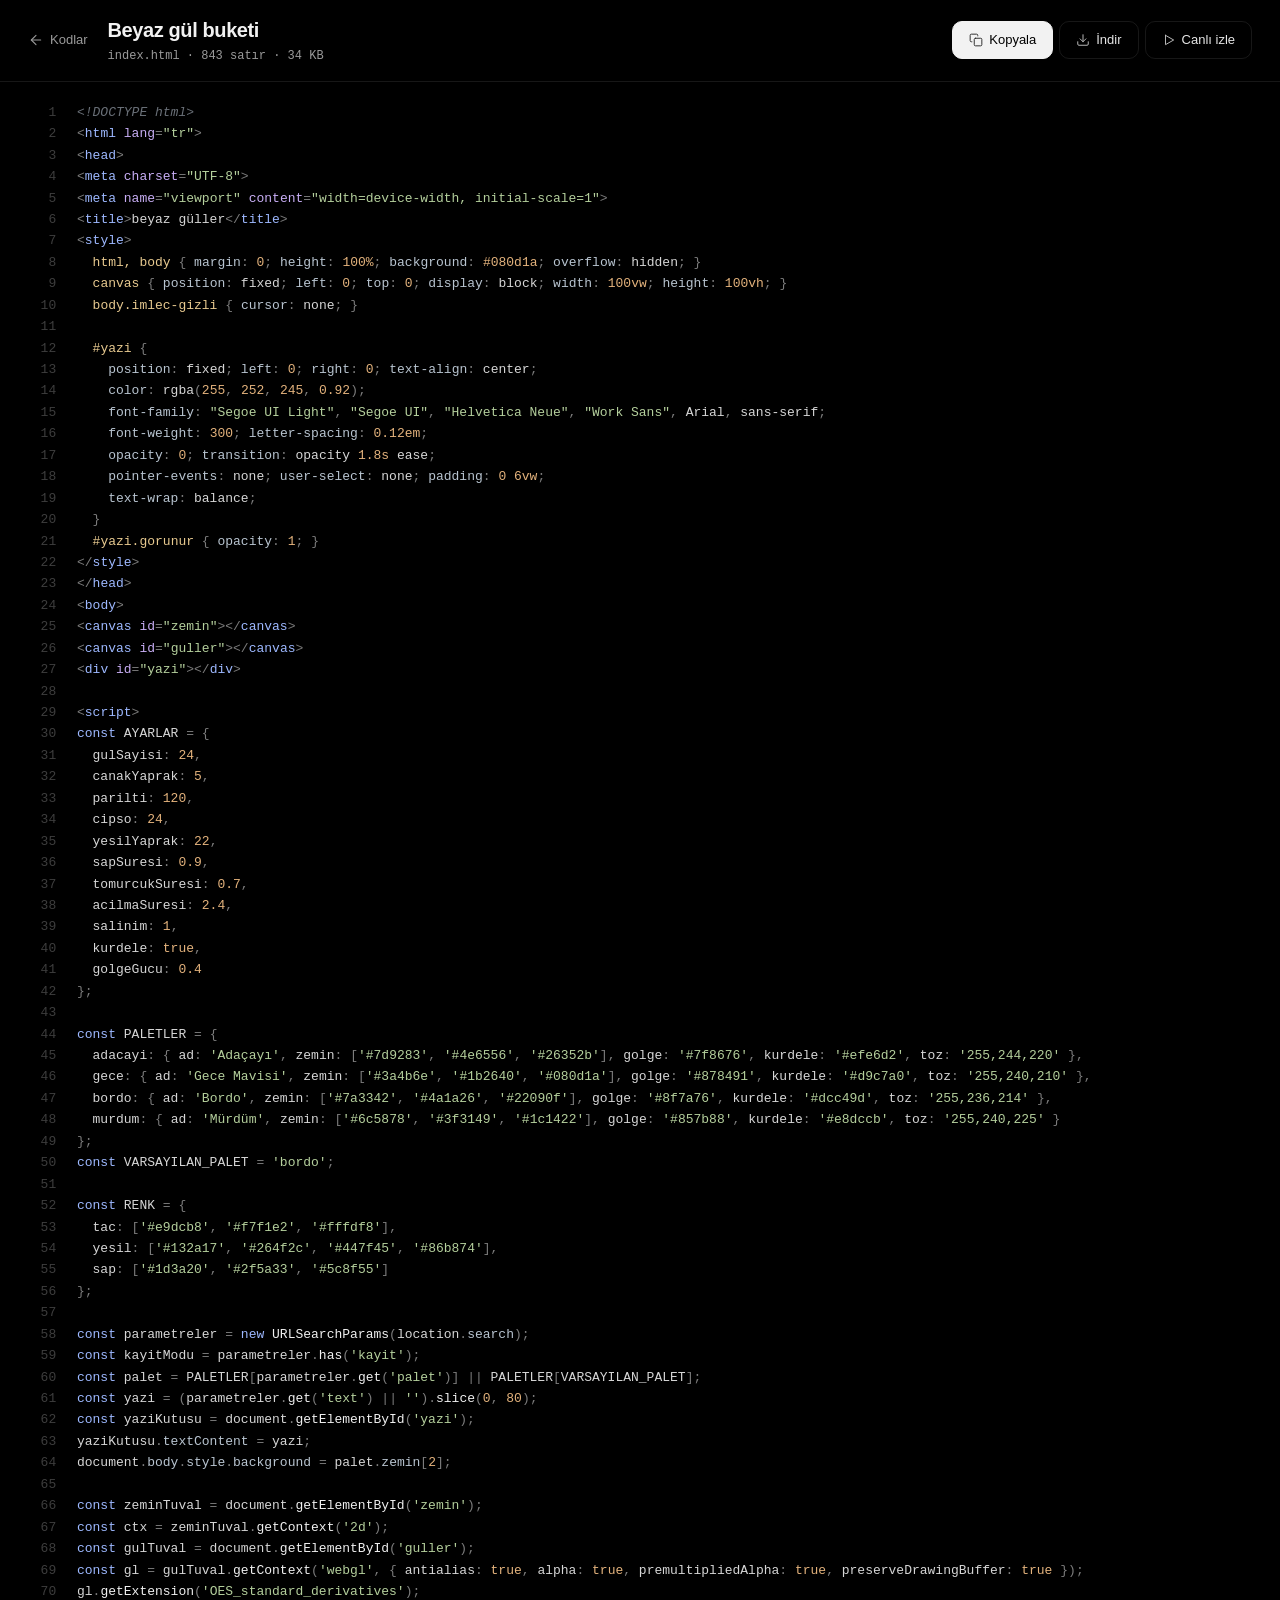
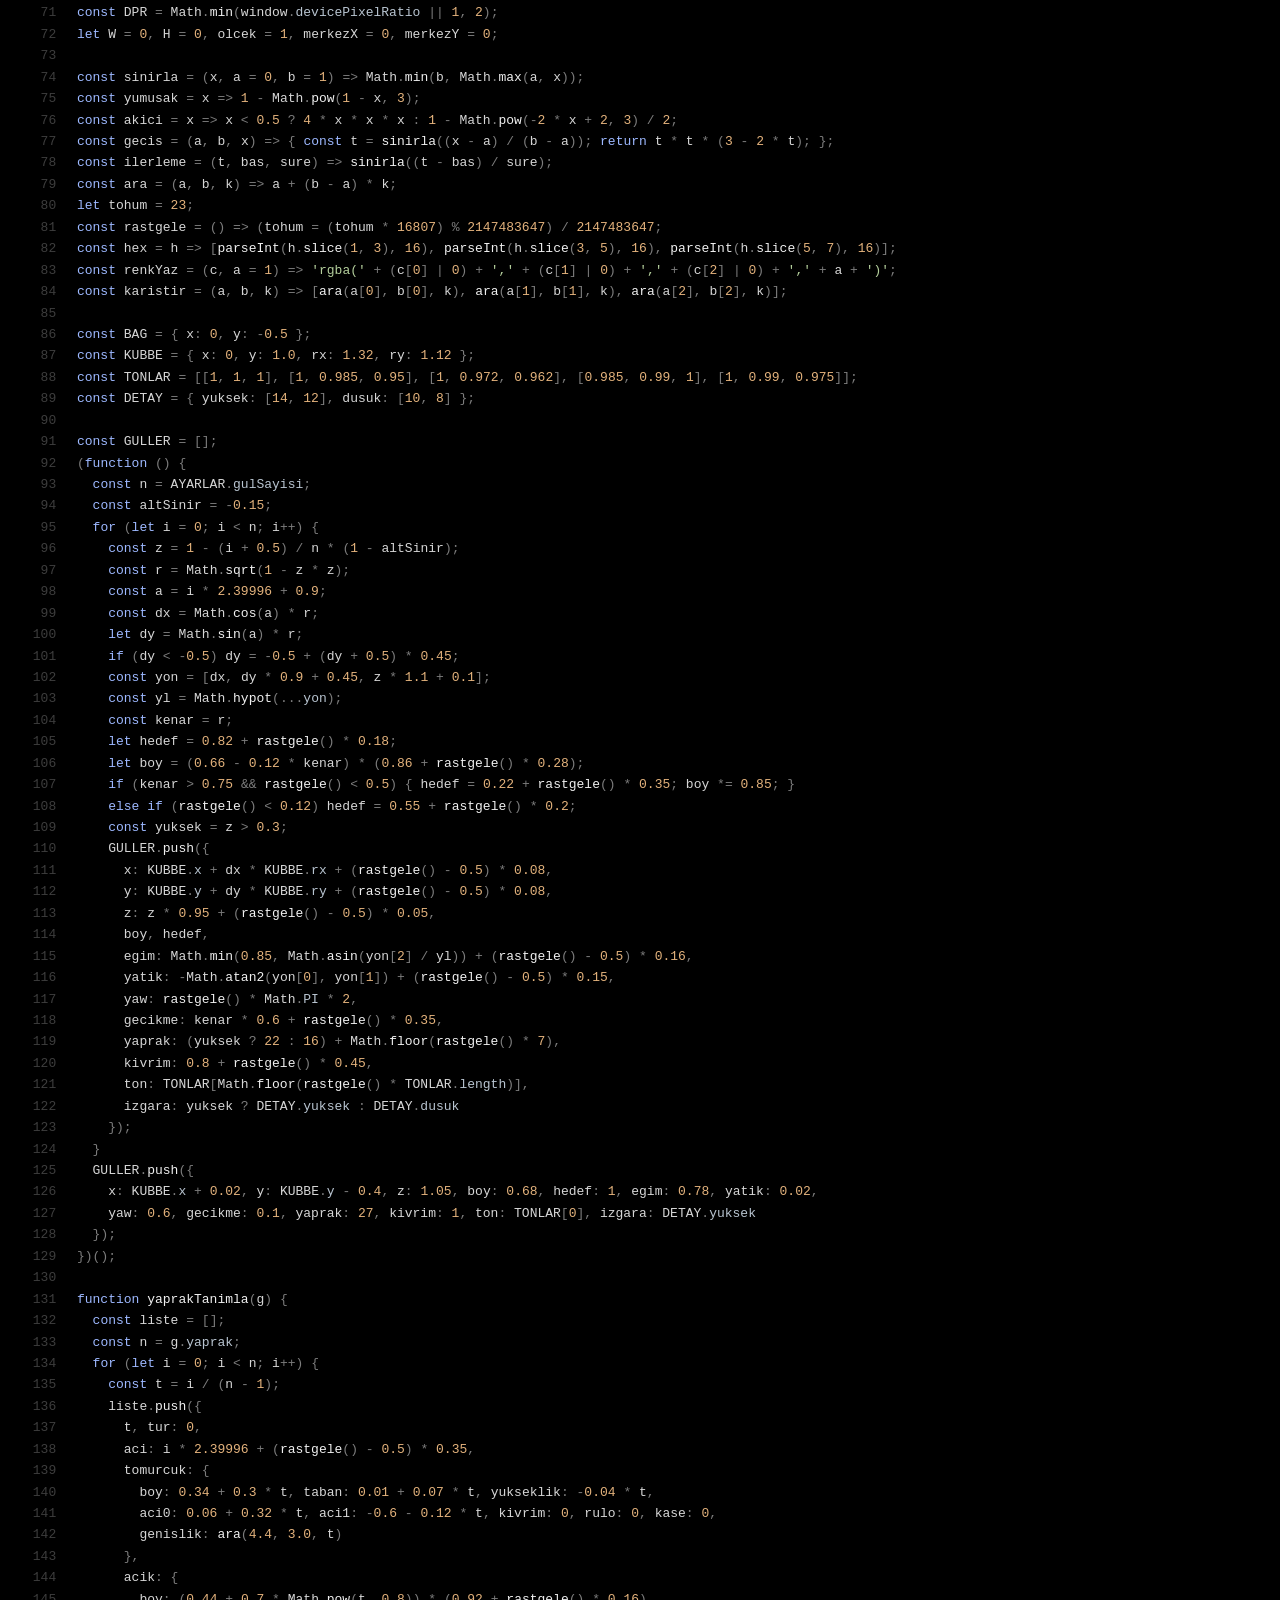
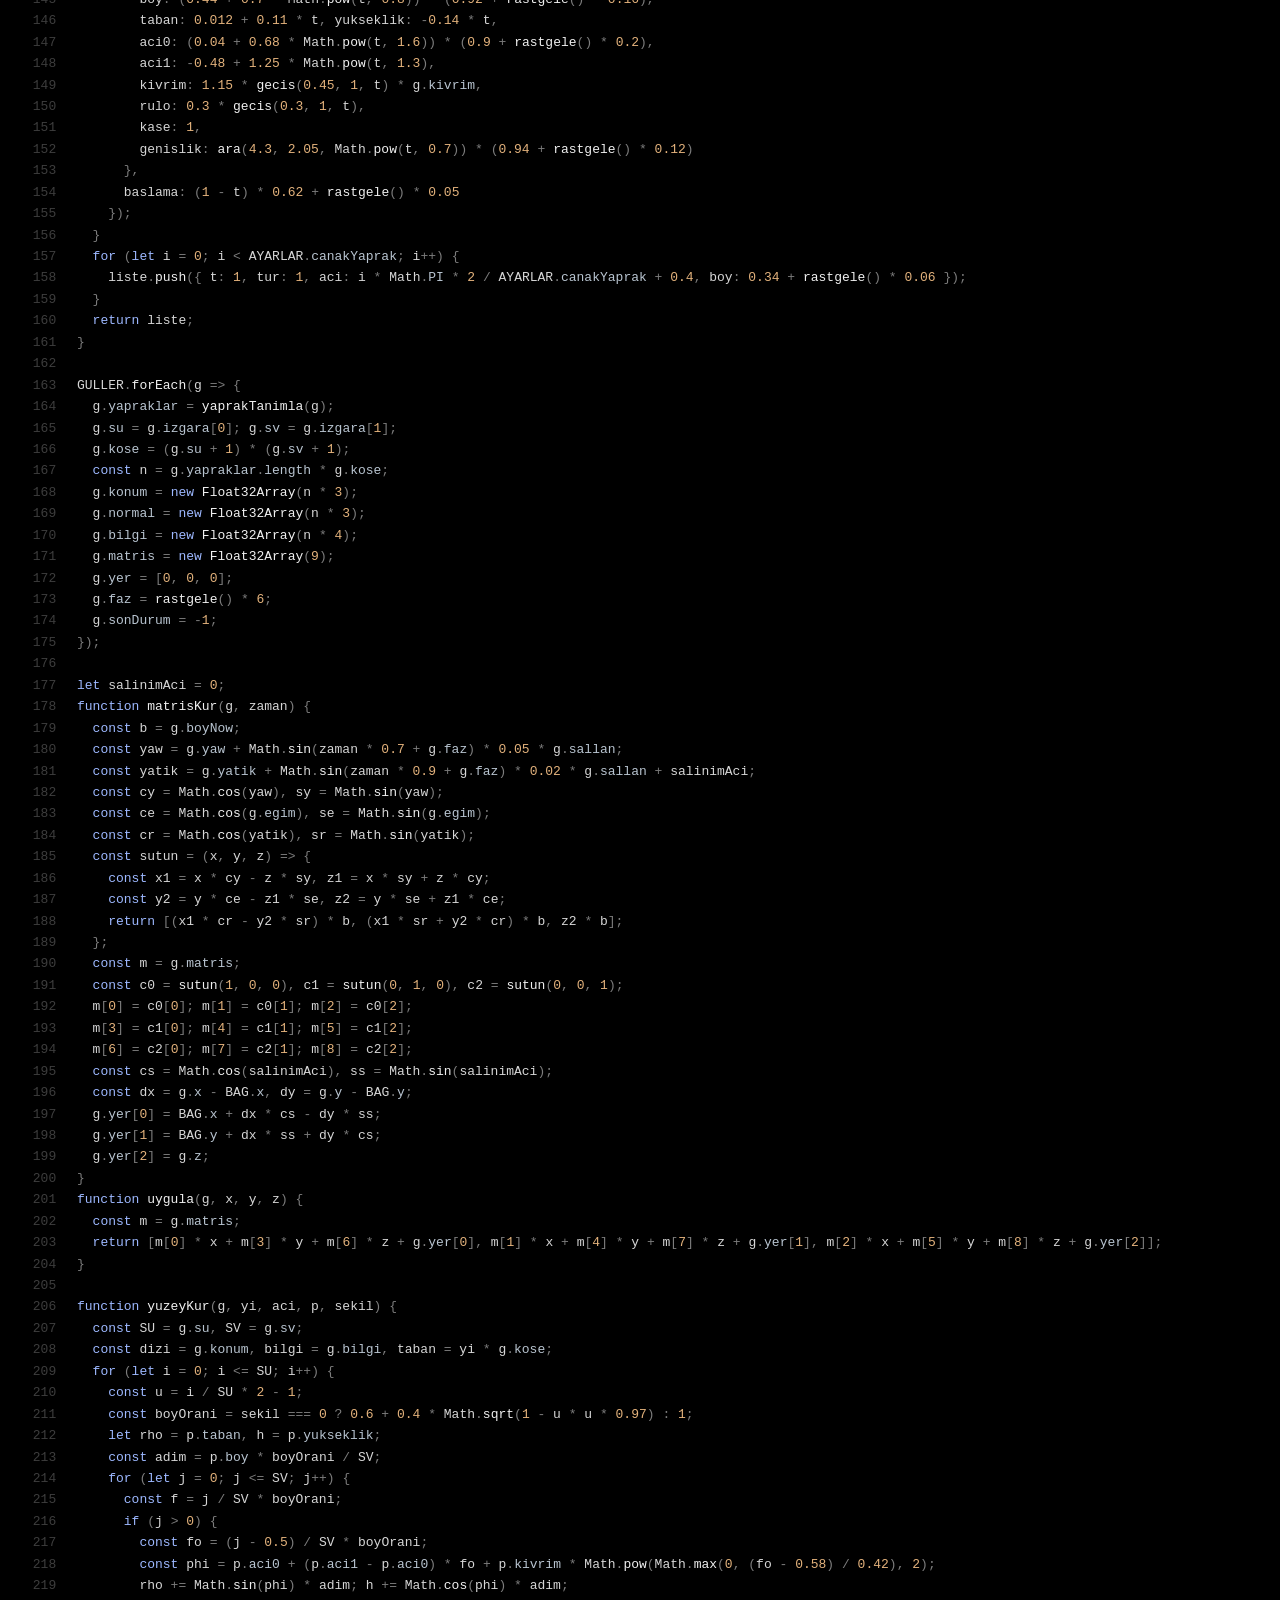
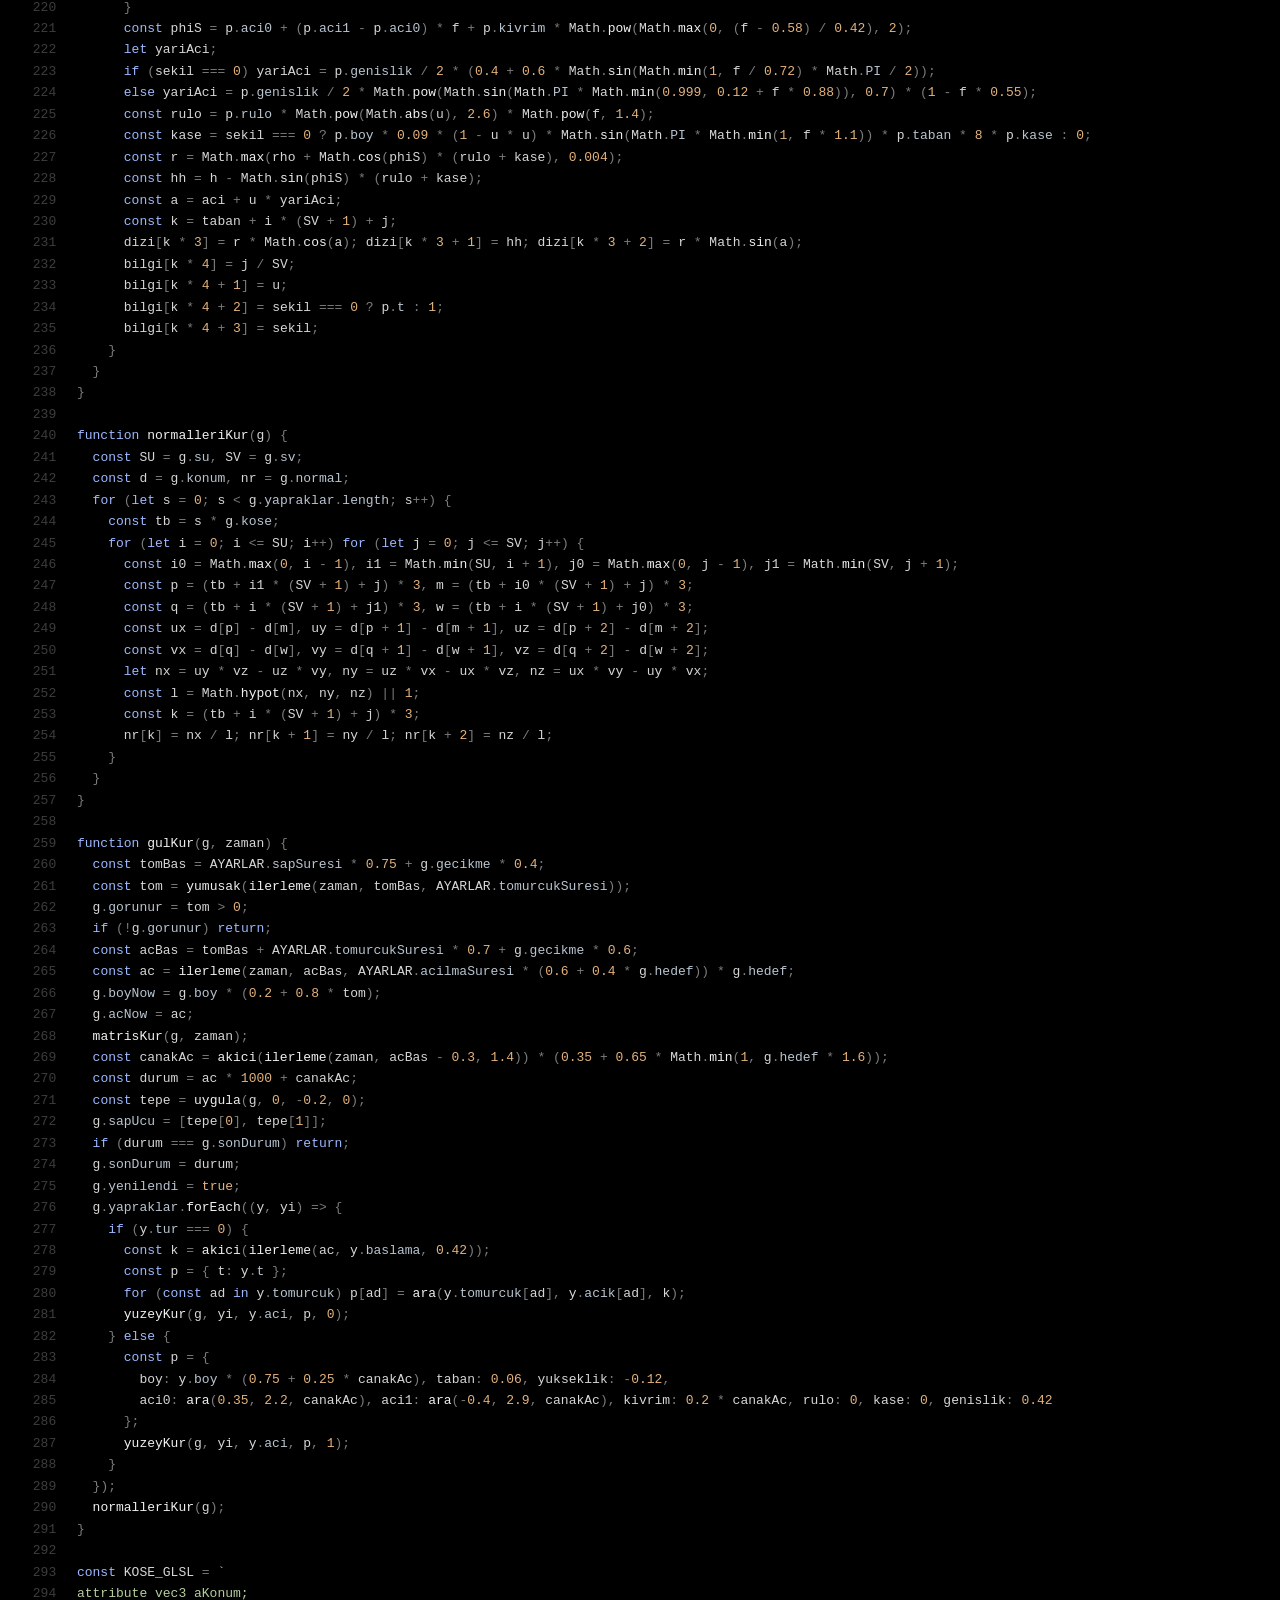
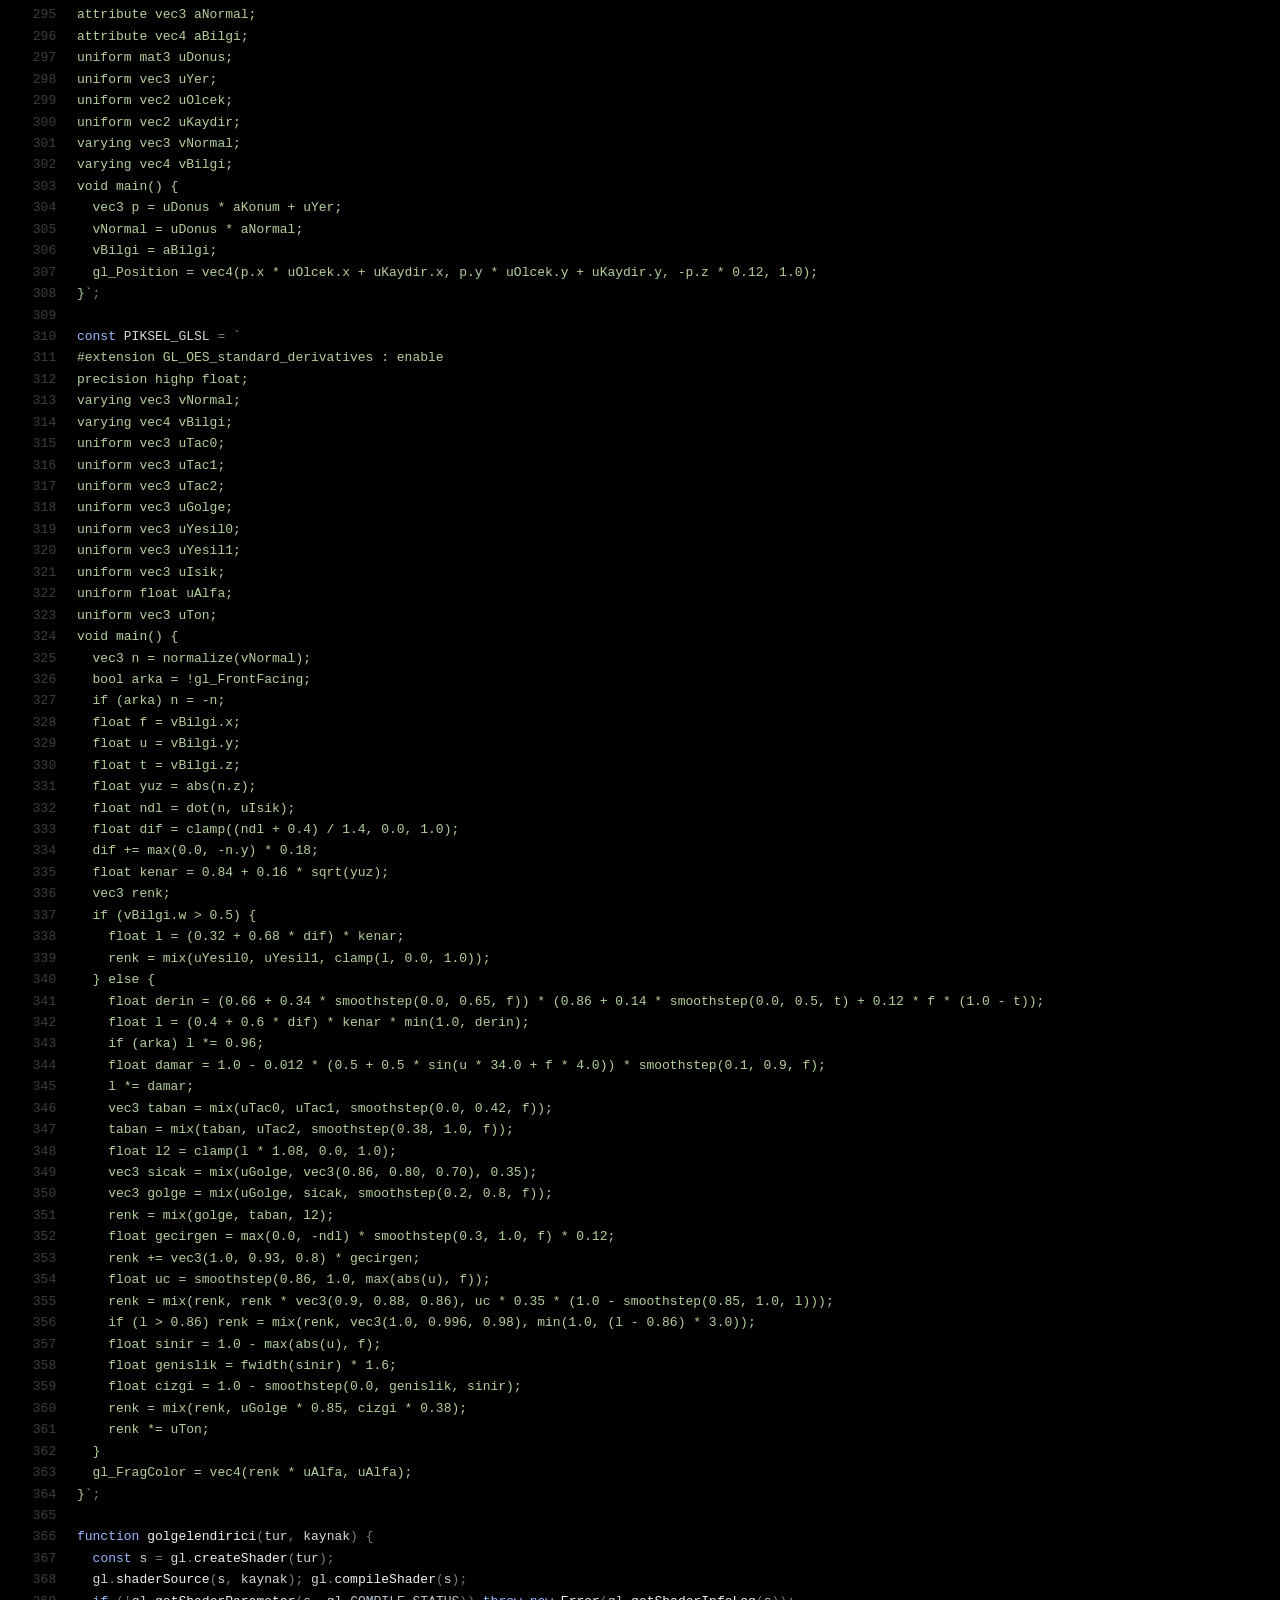
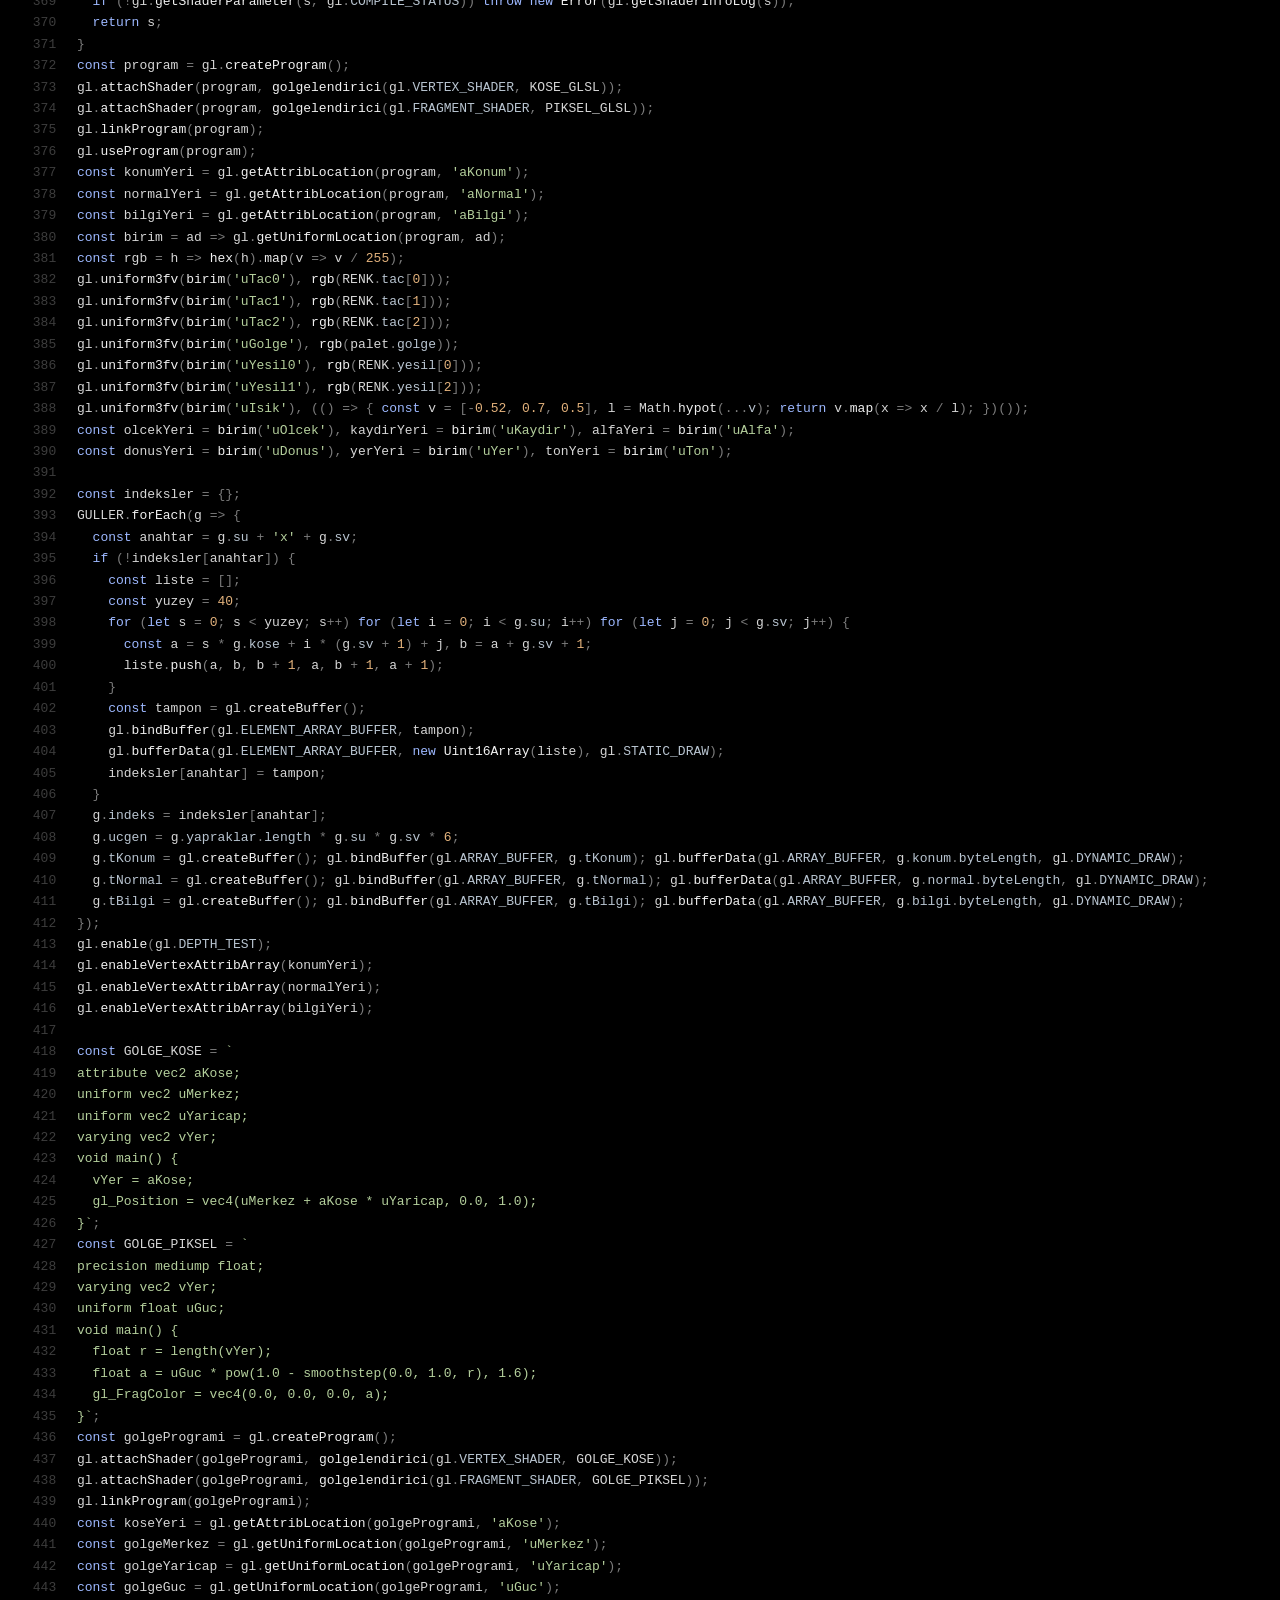
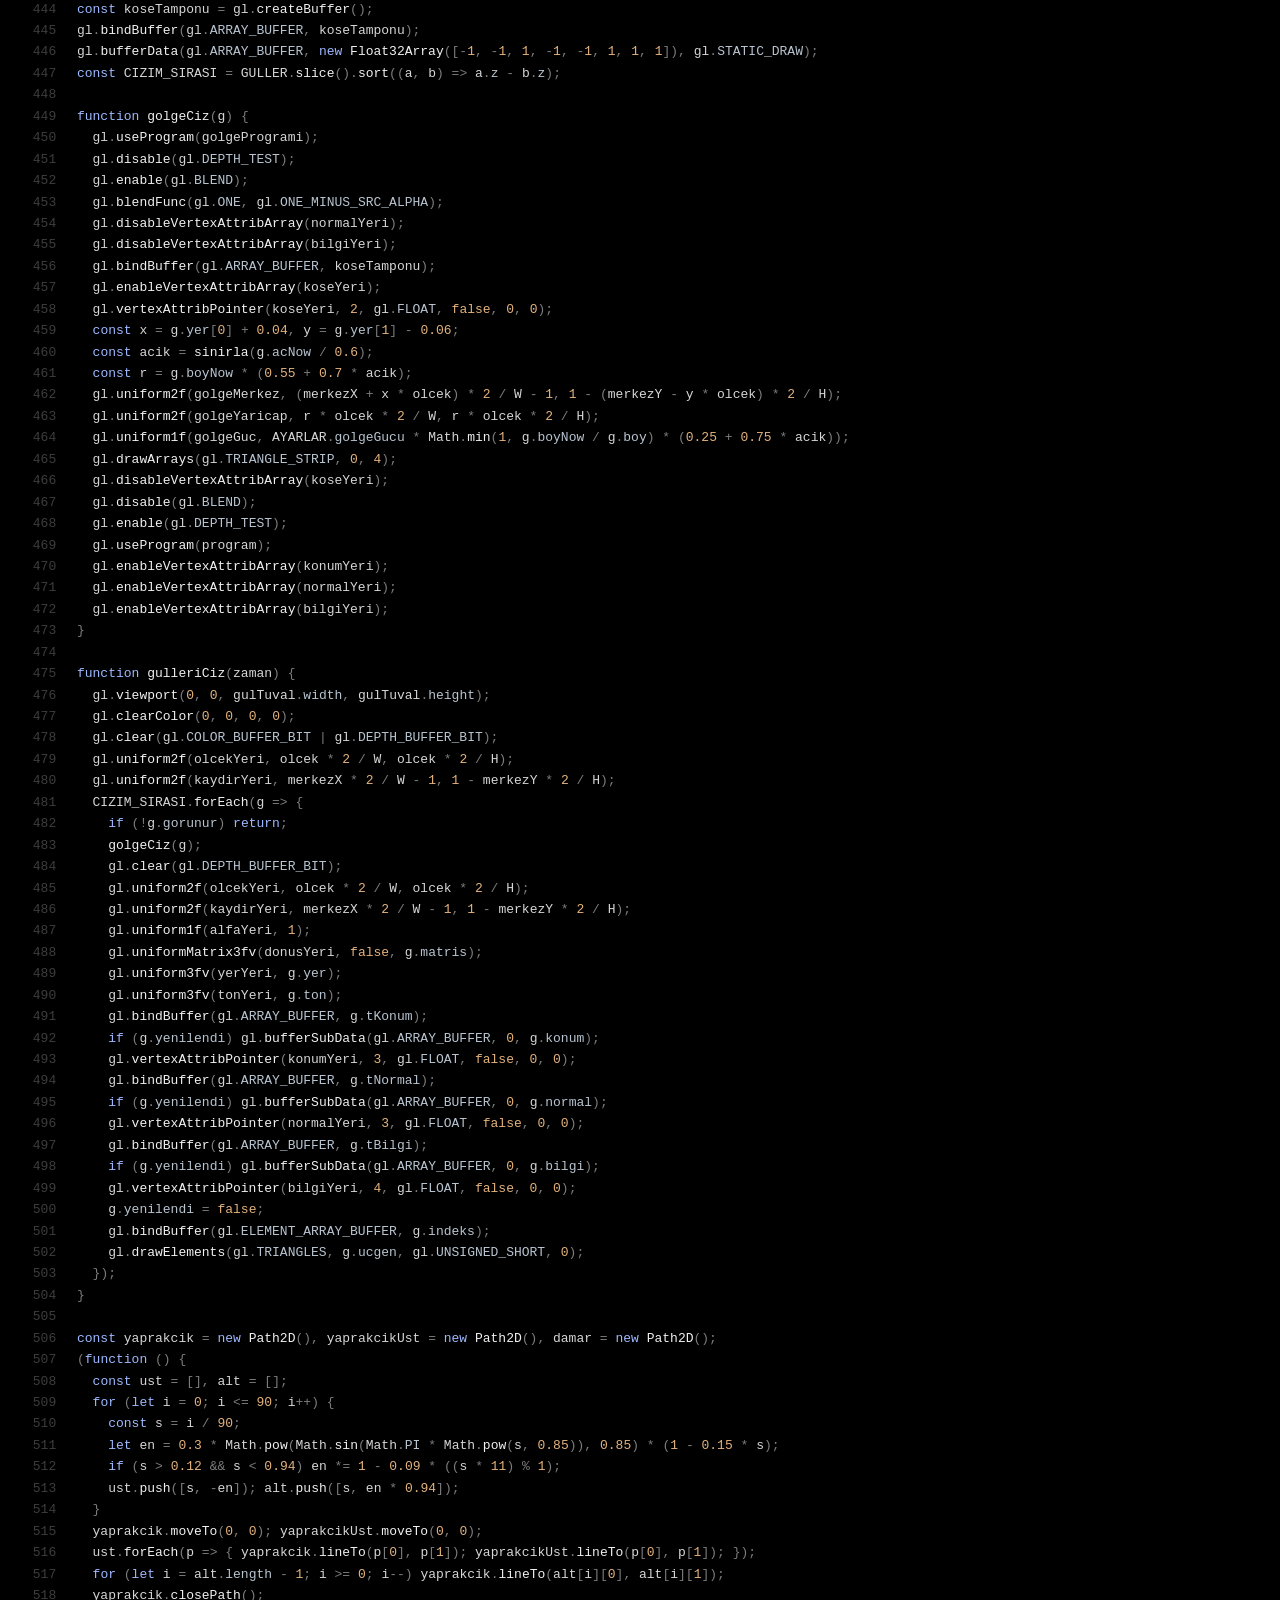
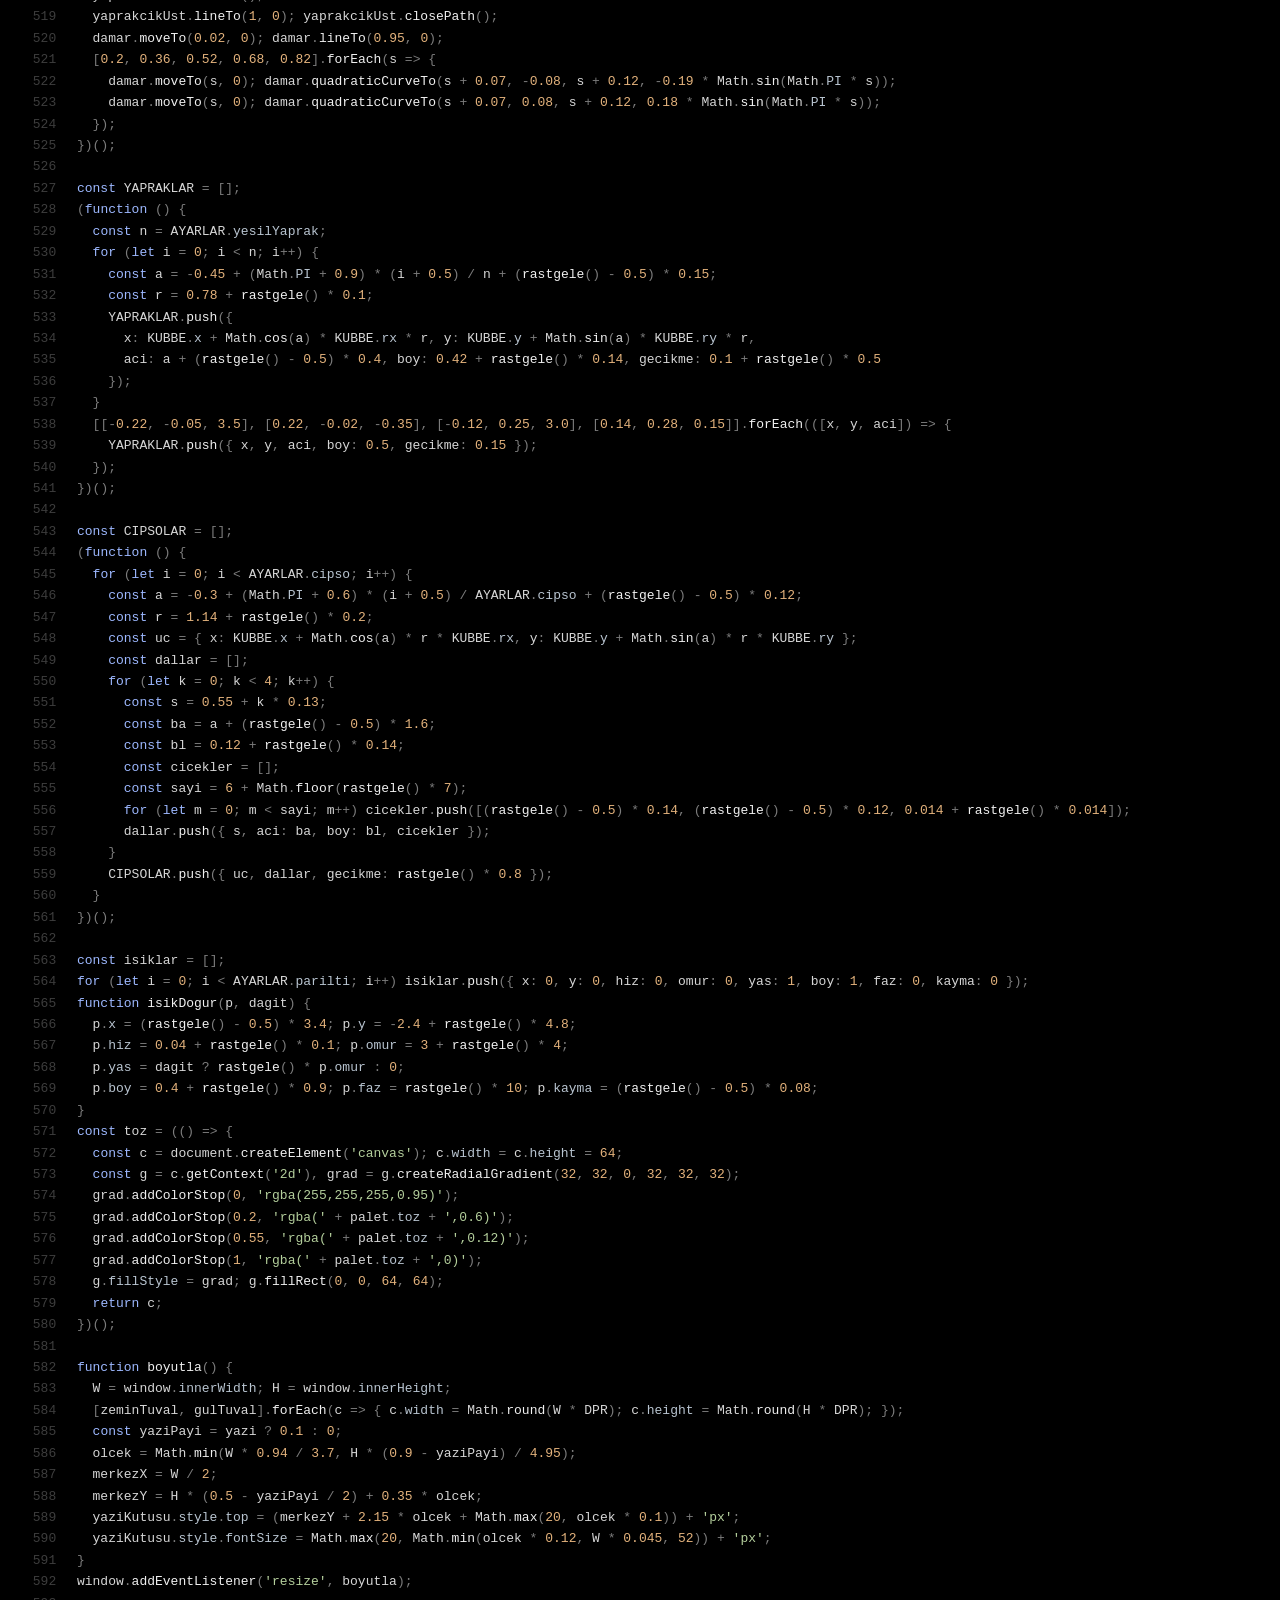
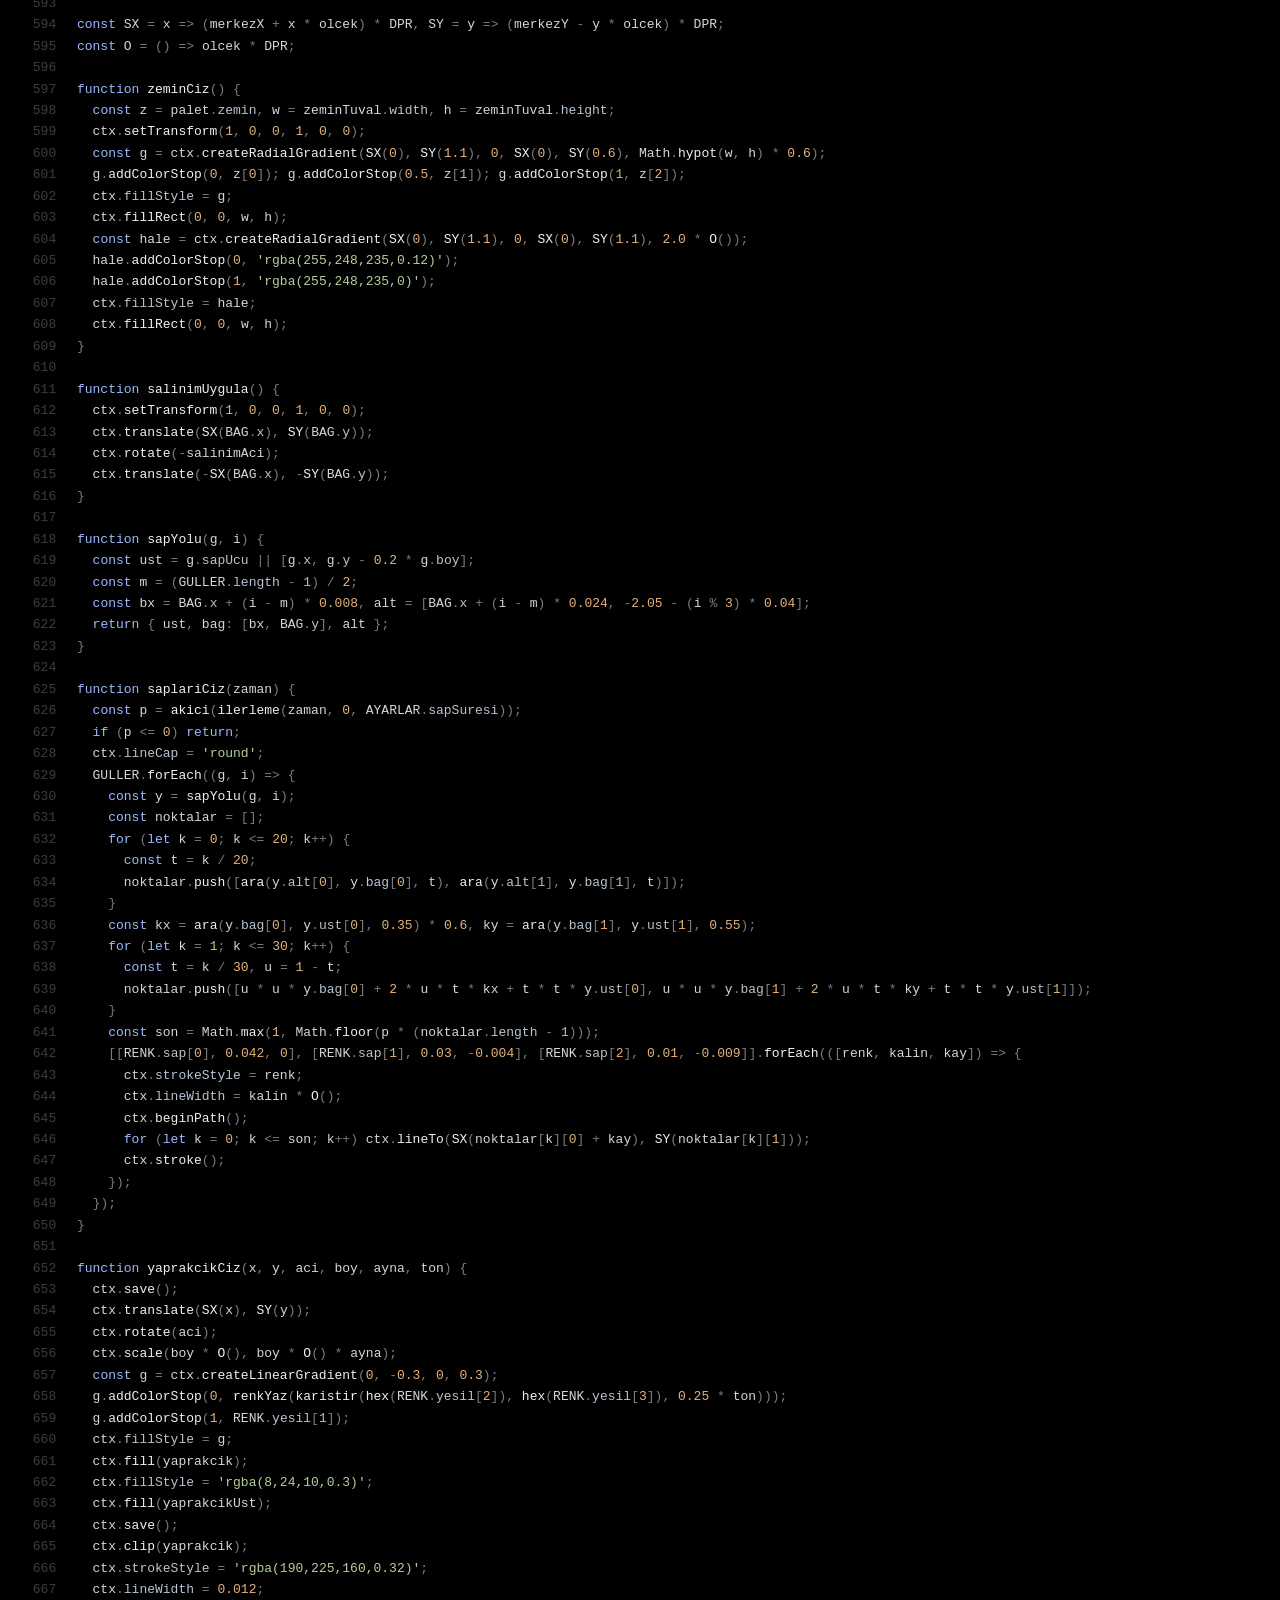
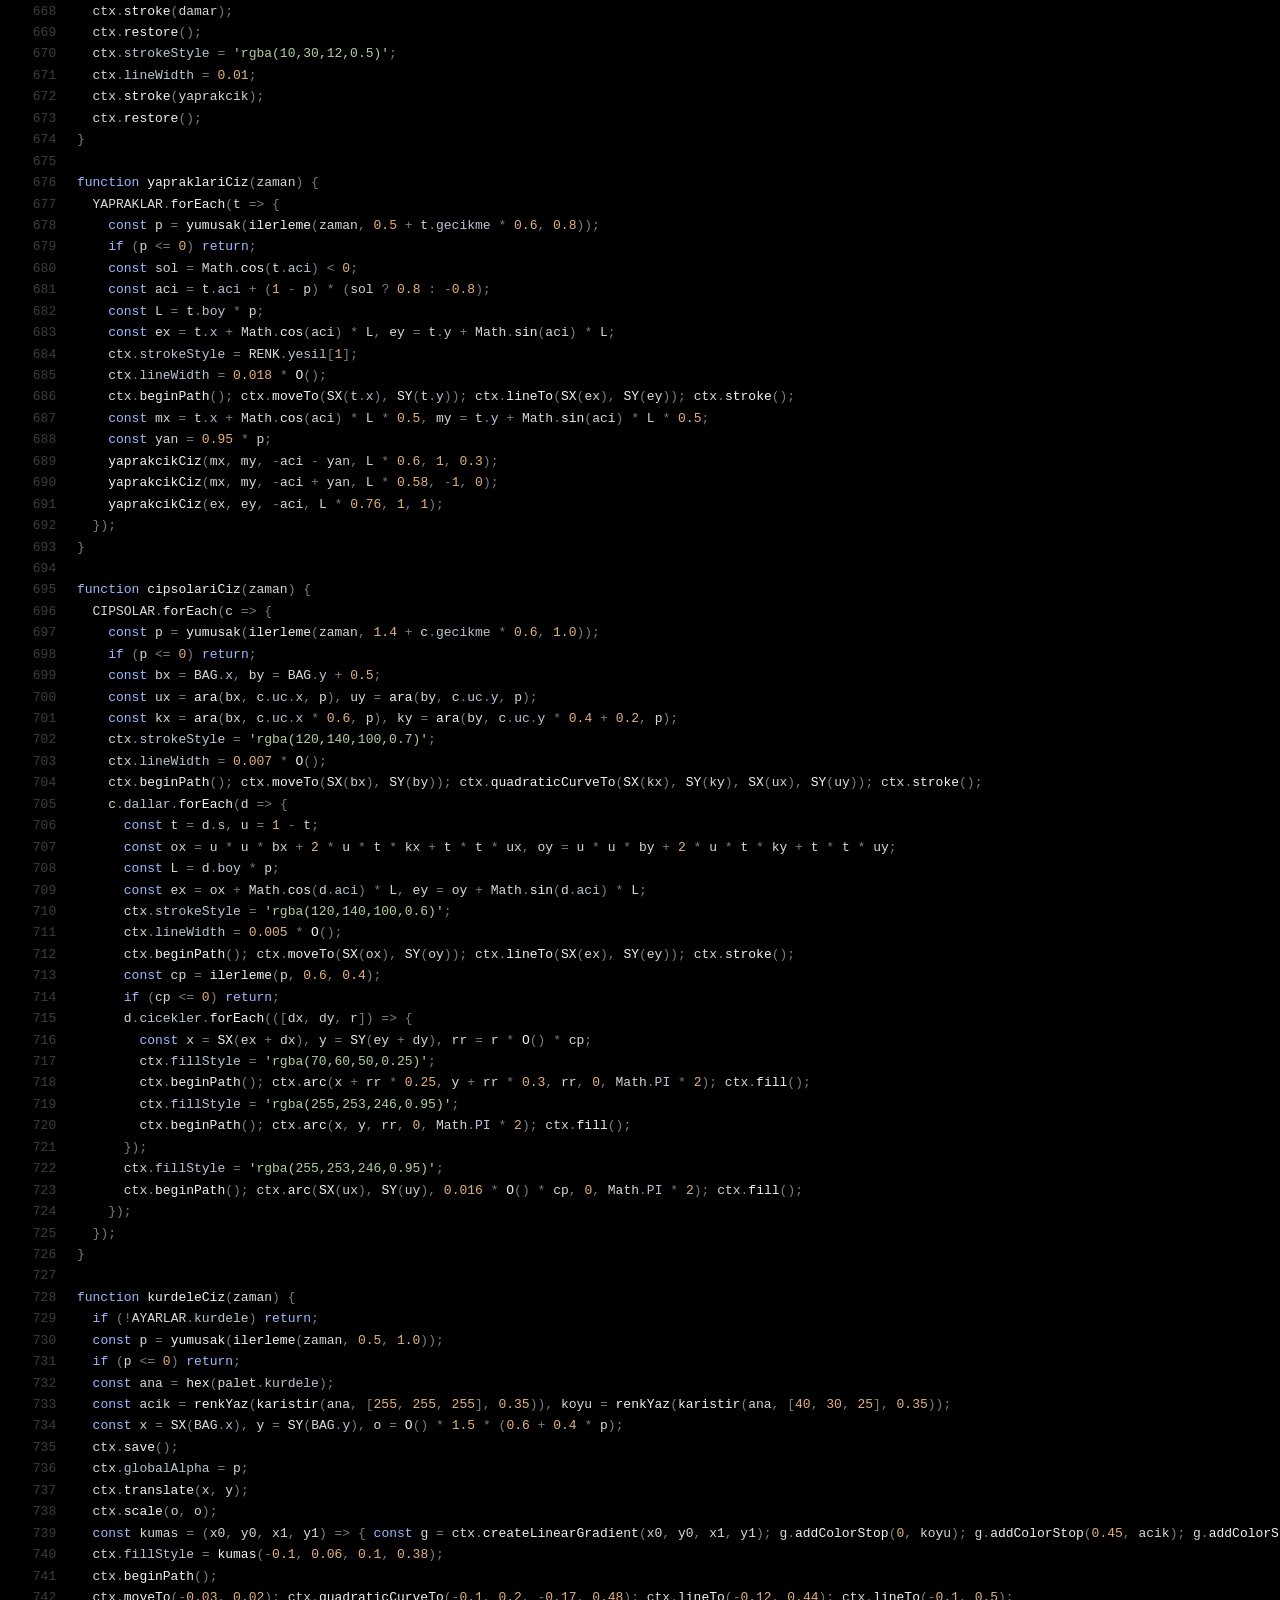
<file: kodlar/beyaz-gul/kod/index.html>
<!DOCTYPE html>
<html lang="tr">
<head>
<meta charset="UTF-8">
<meta name="viewport" content="width=device-width, initial-scale=1, viewport-fit=cover">
<title>Kod · @leventcodes</title>
<meta name="description" content="Instagram'da paylaştığım animasyonun kaynak kodu. Kopyala, indir, kendin dene.">
<meta name="theme-color" content="#0a0a0a">
<link rel="icon" href="/assets/favicon.svg" type="image/svg+xml">
<meta property="og:title" content="Kod · @leventcodes">
<meta property="og:image" content="https://leventefe06.github.io/assets/og.jpg">
<link rel="stylesheet" href="/assets/stil.css">
<link rel="stylesheet" href="/assets/kod.css">
</head>
<body class="kod-sayfasi">
<!-- Bu dosya her kod klasöründe aynı. Yeni kod eklerken olduğu gibi kopyala. -->
<header class="kod-bas">
  <a class="geri" id="geri" href="/"></a>
  <div class="kod-bilgi">
    <h1 id="baslik"></h1>
    <p id="dosya">index.html</p>
  </div>
  <div class="kod-eylemler">
    <button class="eylem birincil" id="kopyala" type="button" disabled></button>
    <a class="eylem" id="indir"></a>
    <a class="eylem" id="izle"></a>
  </div>
</header>
<pre class="kod-kutu"><code id="kod">Yükleniyor…</code></pre>
<script src="/assets/veri.js"></script>
<script src="/assets/ikonlar.js"></script>
<script src="/assets/vurgu.js"></script>
<script src="/assets/kod.js"></script>
</body>
</html>
</file>
<file: assets/stil.css>
:root {
  --zemin: #0a0a0a;
  --kart: #070707;
  --cizgi: rgba(255, 255, 255, 0.09);
  --cizgi-guclu: rgba(255, 255, 255, 0.18);
  --yuzuk: rgba(255, 255, 255, 0.16);
  --yazi: #f2f2f2;
  --soluk: #9a9a9a;
  --cok-soluk: #5e5e5e;
  --sans: -apple-system, BlinkMacSystemFont, "Segoe UI", "Helvetica Neue", Helvetica, Arial, sans-serif;
  --mono: ui-monospace, "SF Mono", "JetBrains Mono", Menlo, Consolas, "Liberation Mono", monospace;
}
* { box-sizing: border-box; }
html { -webkit-text-size-adjust: 100%; }
body {
  margin: 0; background: var(--zemin); color: var(--yazi);
  font: 15px/1.45 var(--sans); -webkit-font-smoothing: antialiased;
}
a { color: inherit; text-decoration: none; -webkit-tap-highlight-color: transparent; }
ul { list-style: none; margin: 0; padding: 0; }
.ikon { display: block; flex: none; }

.sayfa {
  max-width: 500px; margin: 0 auto;
  padding: calc(52px + env(safe-area-inset-top)) 20px calc(40px + env(safe-area-inset-bottom));
}

/* Profil */
.profil { text-align: center; margin-bottom: 48px; }
.avatar {
  width: 96px; height: 96px; margin: 0 auto 20px;
  padding: 3px; border-radius: 50%;
  border: 1px solid var(--yuzuk); background: var(--zemin);
  display: grid; place-items: center;
}
.avatar img,
.avatar .harf {
  width: 100%; height: 100%; border-radius: 50%; display: block;
}
.avatar img { object-fit: cover; }
.avatar .harf {
  display: grid; place-items: center; background: #141414;
  font-weight: 700; font-size: 28px; letter-spacing: -0.04em; line-height: 1;
}
.profil h1 {
  margin: 0; font-size: 24px; font-weight: 700;
  letter-spacing: -0.03em; line-height: 1.15;
}
.kullanici { margin: 6px 0 0; font: 13px/1.4 var(--mono); color: var(--soluk); }
.rol { margin: 12px 0 0; font-size: 13.5px; line-height: 1.4; color: #b3b3b3; }
.bio {
  margin: 14px auto 0; max-width: 32ch;
  font-size: 14.5px; line-height: 1.55; color: #c8c8c8; text-wrap: balance;
}

/* Bölüm başlıkları */
.bolum {
  display: flex; justify-content: space-between; align-items: baseline;
  margin: 0 2px 14px; padding-bottom: 8px; border-bottom: 1px solid var(--cizgi);
  font: 500 11px/1 var(--mono); letter-spacing: 0.16em; text-transform: uppercase; color: var(--soluk);
}
.bolum .sayi { color: var(--cok-soluk); letter-spacing: 0.08em; }
section + section { margin-top: 40px; }
.liste { display: grid; gap: 10px; }

/* Kartlar */
.kart {
  display: block; background: var(--kart); border: 1px solid var(--cizgi); border-radius: 16px;
  transition: border-color .15s ease, background-color .15s ease;
}

/* Kod kartı */
.kod-kart { padding: 12px; }
.kod-ust { display: flex; align-items: center; gap: 14px; padding: 2px; border-radius: 12px; }
.kapak {
  width: 76px; height: 76px; flex: none; border-radius: 12px; object-fit: cover;
  background: #050505; border: 1px solid var(--cizgi);
}
.kod-metin { min-width: 0; display: grid; gap: 3px; }
.kod-baslik { font-size: 16.5px; font-weight: 650; letter-spacing: -0.02em; }
.kod-aciklama { font-size: 13px; color: var(--soluk); line-height: 1.4; text-wrap: pretty; }
.kod-tarih { font: 11px/1.3 var(--mono); color: var(--cok-soluk); margin-top: 2px; }
.eylemler {
  display: grid; grid-template-columns: repeat(3, 1fr); gap: 6px;
  margin-top: 12px; padding-top: 12px; border-top: 1px solid var(--cizgi);
}
.eylem {
  display: flex; align-items: center; justify-content: center; gap: 6px;
  height: 38px; border-radius: 10px; border: 1px solid var(--cizgi);
  font-size: 13px; font-weight: 500; color: #e6e6e6; white-space: nowrap;
  transition: border-color .15s ease, background-color .15s ease;
}
.eylem:first-child { background: #f2f2f2; color: #000; border-color: #f2f2f2; }
.eylem .ikon { opacity: .85; }

/* Link kartı */
.link-kart {
  display: grid; grid-template-columns: 22px 1fr 16px; align-items: center;
  gap: 14px; min-height: 66px; padding: 13px 16px 13px 18px;
}
.link-ikon { color: #d4d4d4; }
.link-metin { text-align: left; display: grid; gap: 2px; min-width: 0; }
.link-baslik { font-size: 15px; font-weight: 600; letter-spacing: -0.01em; }
.link-alt { font-size: 12.5px; line-height: 1.35; color: var(--soluk); }
.link-ok { color: var(--cok-soluk); justify-self: end; transition: color .15s ease, transform .15s ease; }

@media (hover: hover) {
  .kart:hover { border-color: var(--cizgi-guclu); background-color: #0c0c0c; }
  .eylem:hover { border-color: var(--cizgi-guclu); }
  .eylem:first-child:hover { background: #fff; border-color: #fff; }
  .link-kart:hover .link-ok { color: var(--yazi); transform: translate(1px, -1px); }
  .link-kart:hover .link-ikon { color: var(--yazi); }
}
.kart:active, .eylem:active { background-color: #111; }
.eylem:first-child:active { background: #d9d9d9; }
a:focus-visible { outline: 2px solid #fff; outline-offset: 2px; border-radius: 12px; }

/* Alt kısım */
.alt { margin-top: 48px; text-align: center; color: var(--cok-soluk); font-size: 12px; }
.alt-ig { display: inline-flex; padding: 8px; color: var(--soluk); border-radius: 50%; }
.alt-ig:hover { color: var(--yazi); }
.alt p { margin: 8px 0 0; }
.noscript { text-align: center; color: var(--soluk); }

@media (min-width: 720px) {
  .sayfa { max-width: 520px; padding-top: 96px; padding-bottom: 64px; }
  .avatar { width: 104px; height: 104px; }
  .avatar .harf { font-size: 30px; }
  .profil { margin-bottom: 56px; }
  .profil h1 { font-size: 26px; }
}
</file>
<file: assets/kod.css>
.kod-sayfasi { background: #000; }
.kod-bas {
  position: sticky; top: 0; z-index: 2;
  display: grid; grid-template-columns: 1fr; gap: 12px;
  padding: calc(14px + env(safe-area-inset-top)) 16px 14px;
  background: rgba(0, 0, 0, 0.92); -webkit-backdrop-filter: blur(10px); backdrop-filter: blur(10px);
  border-bottom: 1px solid var(--cizgi);
}
.geri { display: inline-flex; align-items: center; gap: 6px; font-size: 13px; color: var(--soluk); justify-self: start; padding: 4px 0; }
.geri:hover { color: var(--yazi); }
.kod-bilgi h1 { margin: 0; font-size: 20px; font-weight: 700; letter-spacing: -0.02em; }
.kod-bilgi p { margin: 3px 0 0; font: 12px/1.4 var(--mono); color: var(--soluk); }
.kod-eylemler { display: grid; grid-template-columns: repeat(3, 1fr); gap: 6px; }
.kod-eylemler .eylem { background: transparent; color: #e6e6e6; border-color: var(--cizgi); font: inherit; font-size: 13px; font-weight: 500; cursor: pointer; }
.kod-eylemler .eylem:first-child { background: #f2f2f2; color: #000; border-color: #f2f2f2; }
.kod-eylemler .eylem:disabled { opacity: .5; cursor: default; }
.kod-eylemler .eylem.tamam { background: #000; color: #f2f2f2; border-color: var(--cizgi-guclu); }

.kod-kutu {
  margin: 0; padding: 14px 0 48px; overflow-x: auto; -webkit-overflow-scrolling: touch;
  font: 12px/1.65 var(--mono); color: #d6d6d6; tab-size: 2;
  counter-reset: satir;
}
.kod-kutu code { display: block; min-width: max-content; }
.satir { display: block; padding-right: 20px; white-space: pre; }
.satir::before {
  counter-increment: satir; content: counter(satir);
  display: inline-block; width: 3.4em; padding-right: 1.2em; margin-right: 0.4em; text-align: right;
  color: #3d3d3d; user-select: none; -webkit-user-select: none;
  position: sticky; left: 0; background: #000;
}

.v-yorum { color: #6a7078; font-style: italic; }
.v-metin { color: #b4cf9c; }
.v-sayi, .v-sabit { color: #e3b27c; }
.v-anahtar { color: #9db8ff; }
.v-fonk { color: #f0f0f0; }
.v-ozellik { color: #b8c4d0; }
.v-isaret { color: #7c7c7c; }
.v-etiket { color: #9db8ff; }
.v-nitelik { color: #c8aef5; }
.v-secici { color: #e7c98f; }

@media (min-width: 720px) {
  .kod-bas { grid-template-columns: auto 1fr auto; align-items: center; gap: 20px; padding: 16px 28px; }
  .kod-eylemler { grid-template-columns: repeat(3, auto); }
  .kod-eylemler .eylem { padding: 0 16px; }
  .kod-kutu { font-size: 13px; padding: 20px 12px 64px; }
}
</file>
